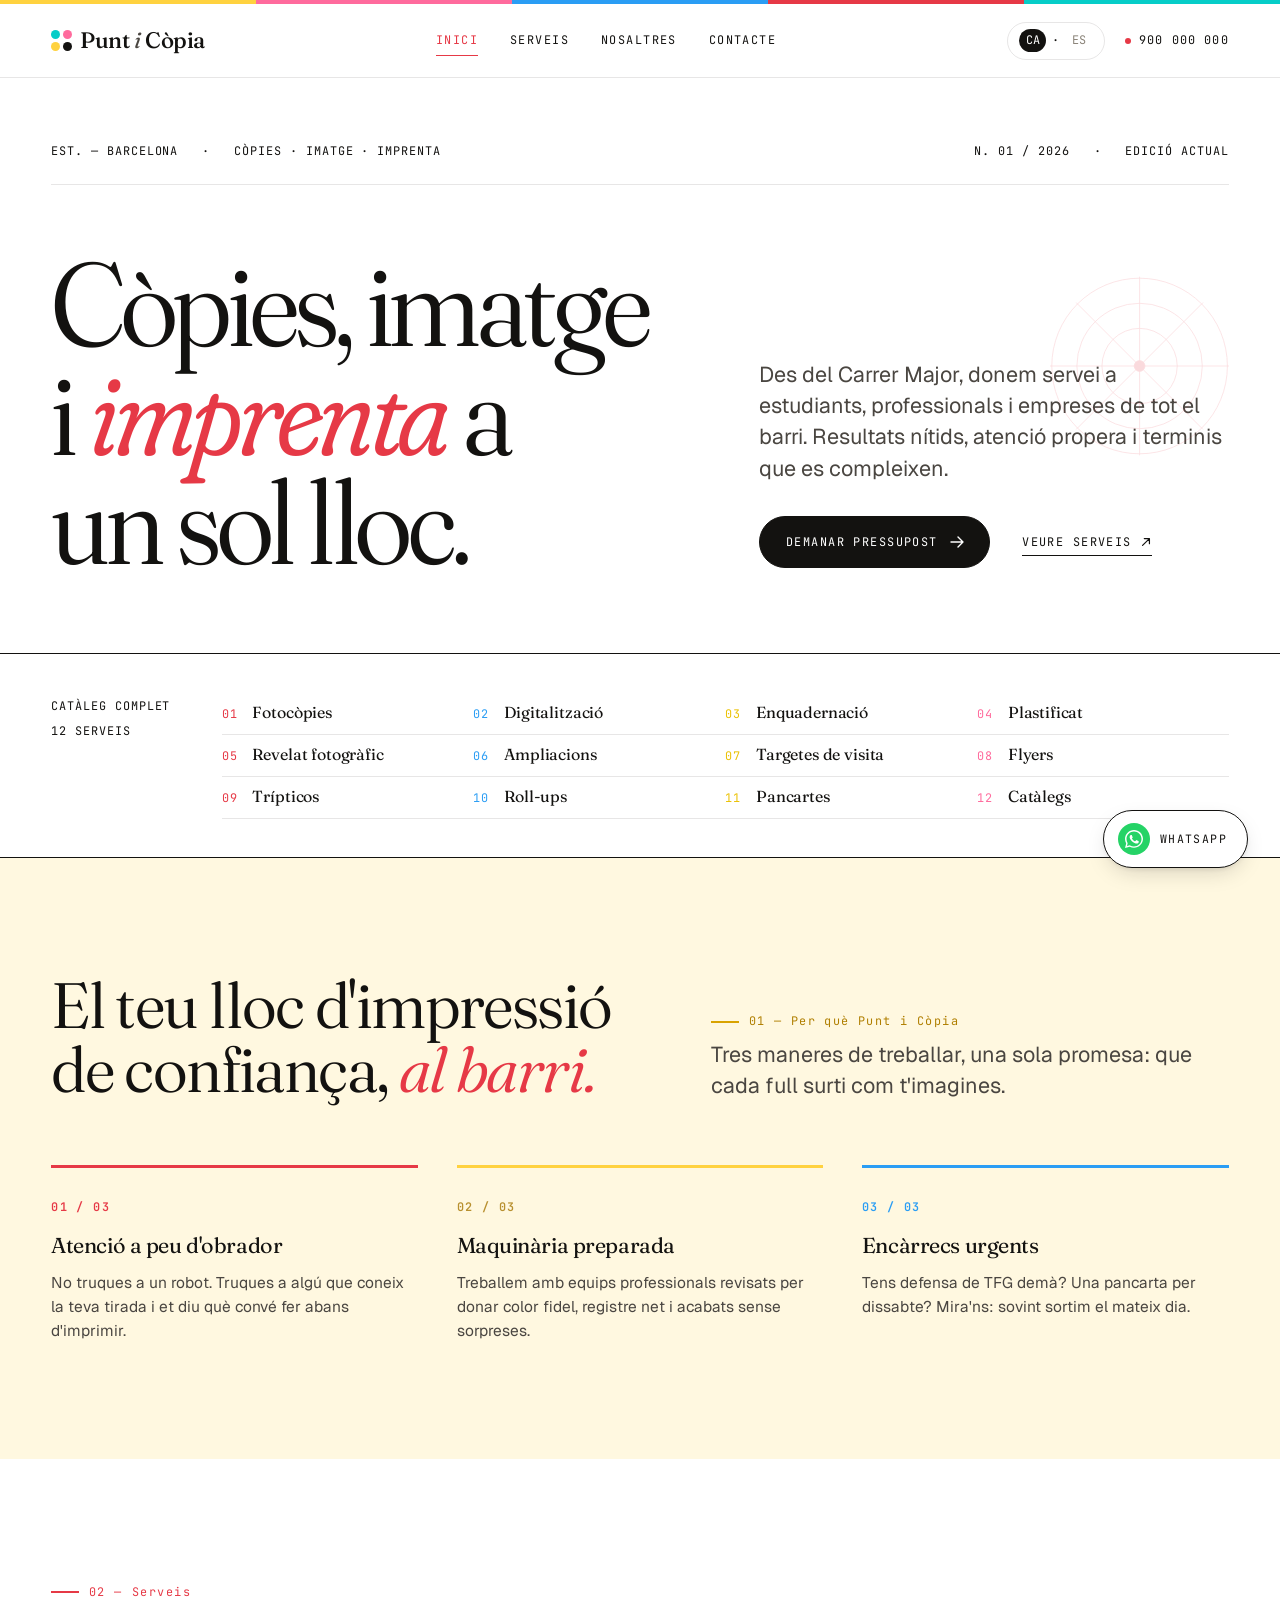
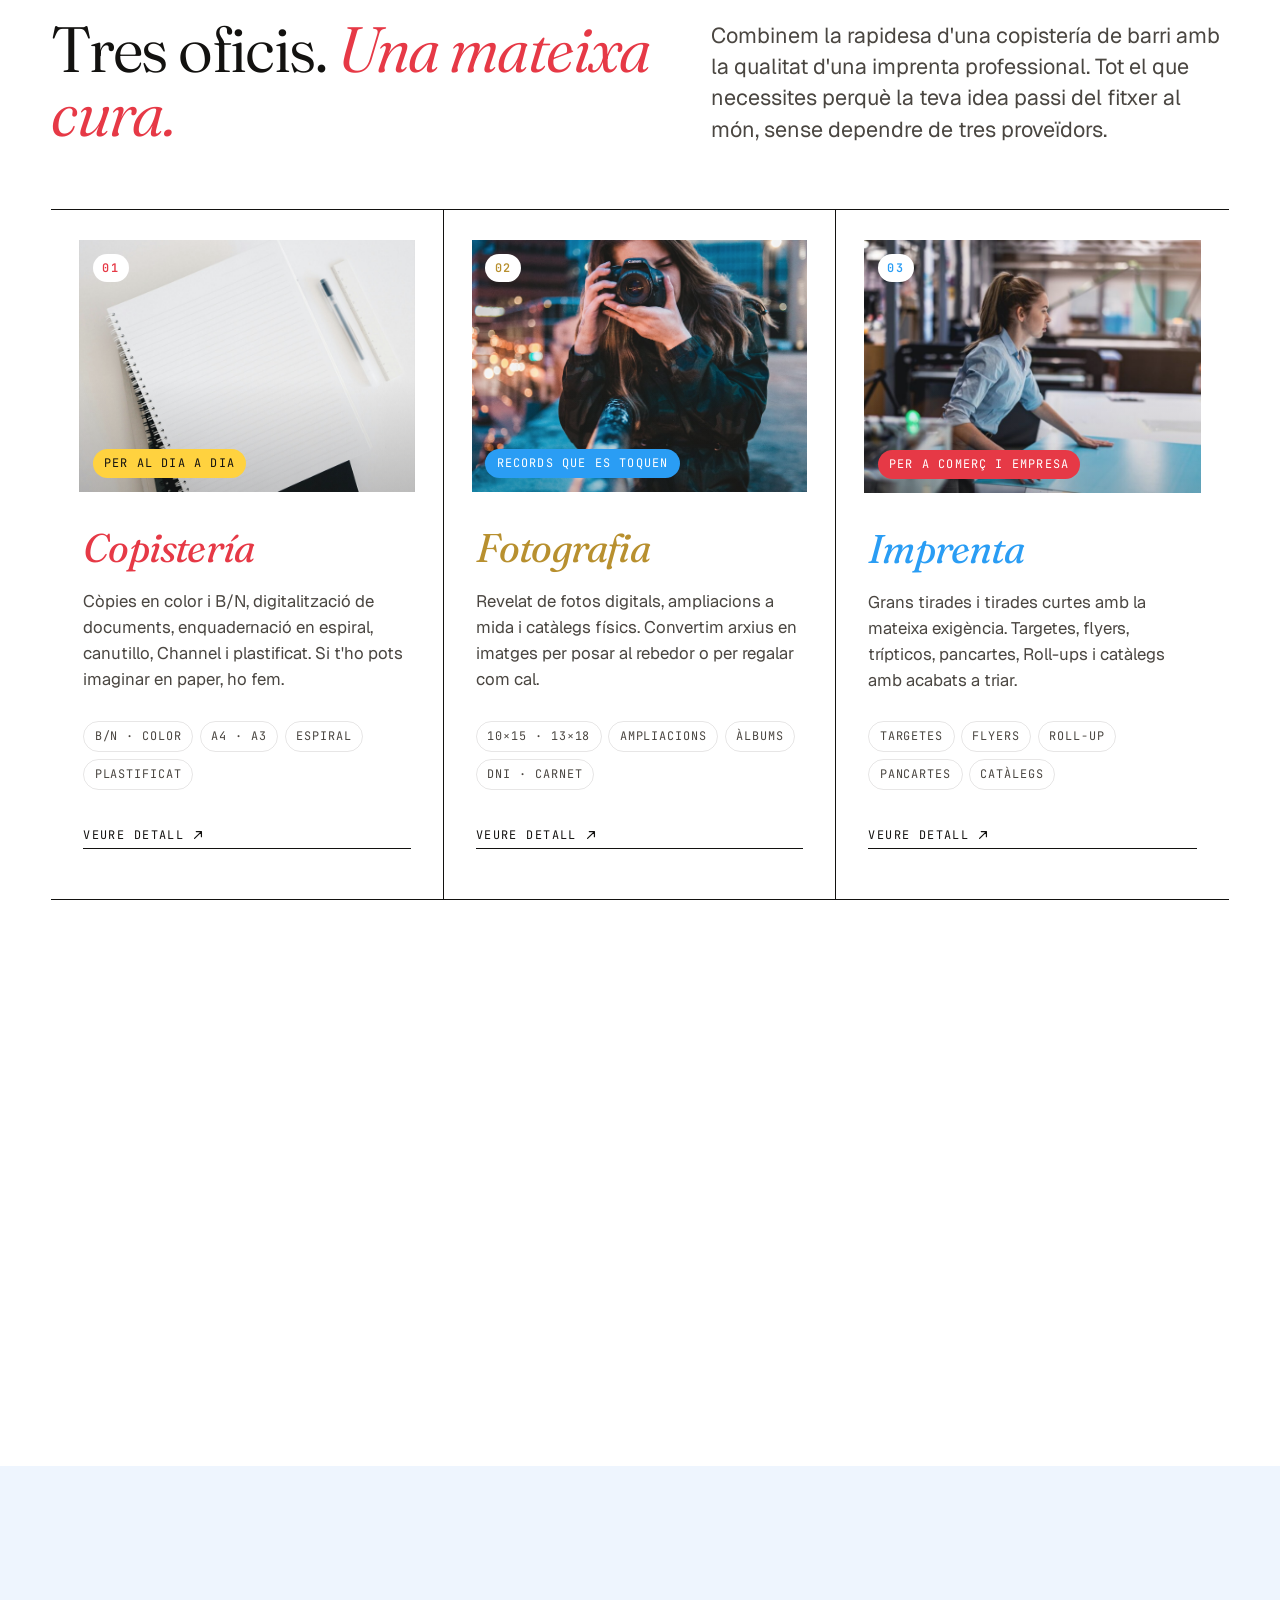
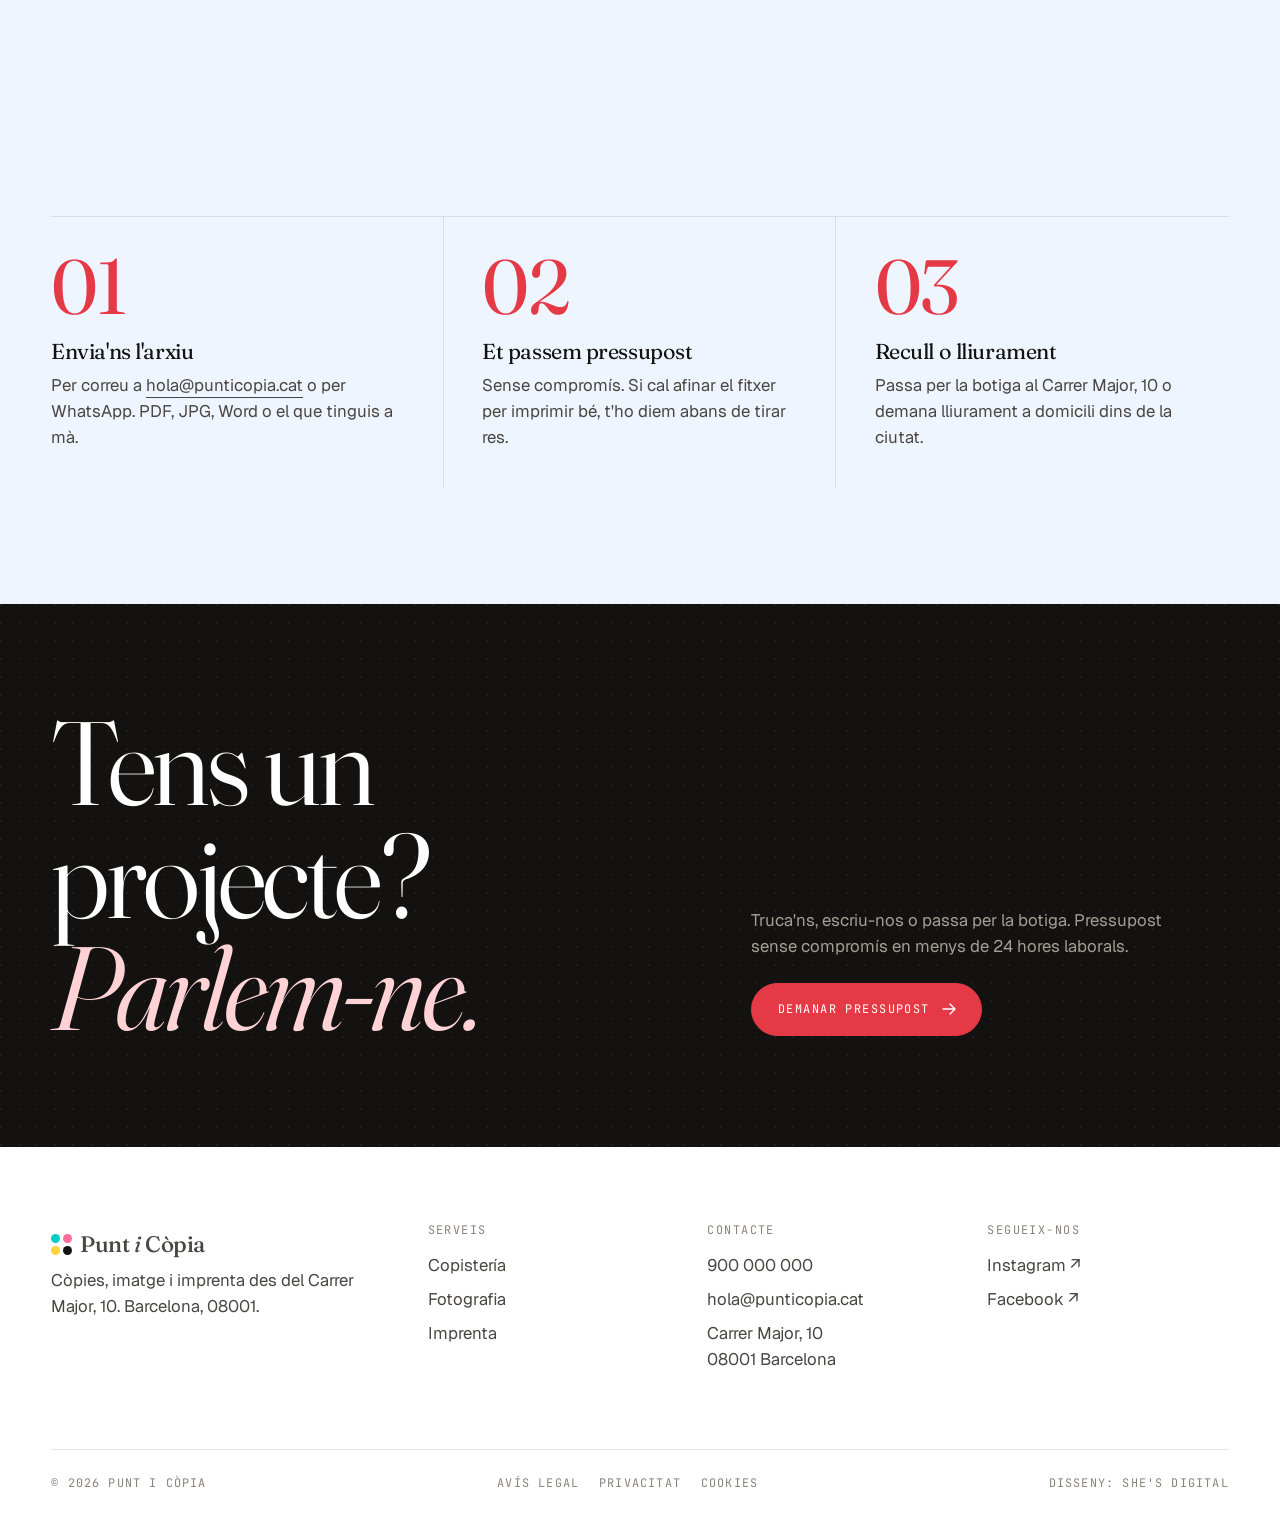
<file: index.html>
<!doctype html>
<html lang="ca" data-lang="ca">
<head>
    <meta charset="utf-8">
    <meta name="viewport" content="width=device-width, initial-scale=1">
    <meta name="theme-color" content="#FFFFFF">
    <title data-ca="Punt i Còpia — Còpies, imatge i imprenta a Barcelona" data-es="Punt i Còpia — Copias, imagen e imprenta en Barcelona">Punt i Còpia — Còpies, imatge i imprenta a Barcelona</title>
    <meta name="description" content="Copistería, fotografía e imprenta a Barcelona. Atenció personalitzada, qualitat d'impressió i lliuraments puntuals per a estudiants, professionals i empreses.">
    <link rel="preconnect" href="https://fonts.googleapis.com">
    <link rel="preconnect" href="https://fonts.gstatic.com" crossorigin>
    <link rel="stylesheet" href="assets/css/styles.css">
    <link rel="icon" type="image/png" sizes="32x32" href="assets/img/favicon-32.png">
    <link rel="icon" type="image/png" sizes="512x512" href="assets/img/favicon.png">
    <link rel="shortcut icon" href="assets/img/favicon.ico">
</head>
<body>
    <div class="paper-texture" aria-hidden="true"></div>

    <!-- ============== CMYK STRIP ============== -->
    <div class="cmyk-strip" aria-hidden="true">
        <span style="--c: var(--c-yellow)"></span>
        <span style="--c: var(--c-pink)"></span>
        <span style="--c: var(--c-blue)"></span>
        <span style="--c: var(--c-red)"></span>
        <span style="--c: var(--c-cyan)"></span>
    </div>

    <!-- ============== HEADER ============== -->
    <header class="site-header">
        <div class="container site-header__inner">
            <a href="index.html" class="brand" aria-label="Punt i Còpia">
                <span class="brand__dots" aria-hidden="true"><i></i><i></i><i></i><i></i></span><span class="brand__word"><strong>Punt</strong> <em>i</em> <strong>Còpia</strong></span>
            </a>

            <nav class="nav" data-nav aria-label="Principal">
                <a href="index.html" aria-current="page">
                    <span class="lang-ca">Inici</span><span class="lang-es">Inicio</span>
                </a>
                <a href="serveis.html">
                    <span class="lang-ca">Serveis</span><span class="lang-es">Servicios</span>
                </a>
                <a href="nosaltres.html">
                    <span class="lang-ca">Nosaltres</span><span class="lang-es">Nosotros</span>
                </a>
                <a href="contacte.html">
                    <span class="lang-ca">Contacte</span><span class="lang-es">Contacto</span>
                </a>
            </nav>

            <div class="header-utils">
                <div class="lang-toggle" role="group" aria-label="Idioma">
                    <button type="button" data-lang-switch="ca" aria-pressed="true">CA</button>
                    <span aria-hidden="true">·</span>
                    <button type="button" data-lang-switch="es" aria-pressed="false">ES</button>
                </div>
                <a class="header-phone" href="tel:+34900000000">
                    <span class="dot" aria-hidden="true"></span>900 000 000
                </a>
                <button class="nav-toggle" data-nav-toggle aria-expanded="false" aria-label="Menú">
                    <span></span><span></span><span></span>
                </button>
            </div>
        </div>
    </header>

    <main>
        <!-- ============== HERO ============== -->
        <section class="hero container">
            <div class="hero__meta" data-reveal>
                <div class="meta-left">
                    <span class="mono">Est. — Barcelona</span>
                    <span class="mono" aria-hidden="true">·</span>
                    <span class="mono">
                        <span class="lang-ca">Còpies · Imatge · Imprenta</span>
                        <span class="lang-es">Copias · Imagen · Imprenta</span>
                    </span>
                </div>
                <div class="meta-right">
                    <span class="mono">N. 01 / 2026</span>
                    <span class="mono" aria-hidden="true">·</span>
                    <span class="mono">
                        <span class="lang-ca">Edició actual</span>
                        <span class="lang-es">Edición actual</span>
                    </span>
                </div>
            </div>

            <div class="hero__grid">
                <h1 class="hero__title" data-reveal data-delay="1">
                    <span class="lang-ca">
                        <span class="line">Còpies, imatge</span>
                        <span class="line">i <em>imprenta</em> a</span>
                        <span class="line">un sol lloc.</span>
                    </span>
                    <span class="lang-es">
                        <span class="line">Copias, imagen</span>
                        <span class="line">e <em>imprenta</em> en</span>
                        <span class="line">un solo lugar.</span>
                    </span>
                </h1>

                <div class="hero__right" data-reveal data-delay="3">
                    <p class="hero__lead">
                        <span class="lang-ca">Des del Carrer Major, donem servei a estudiants, professionals i empreses de tot el barri. Resultats nítids, atenció propera i terminis que es compleixen.</span>
                        <span class="lang-es">Desde el Carrer Major, damos servicio a estudiantes, profesionales y empresas de todo el barrio. Resultados nítidos, atención cercana y plazos que se cumplen.</span>
                    </p>
                    <div class="hero__ctas">
                        <a href="contacte.html" class="btn">
                            <span class="lang-ca">Demanar pressupost</span>
                            <span class="lang-es">Pedir presupuesto</span>
                            <svg class="arrow" viewBox="0 0 14 14" fill="none" aria-hidden="true">
                                <path d="M1 7h12M8 2l5 5-5 5" stroke="currentColor" stroke-width="1.4" stroke-linecap="round" stroke-linejoin="round"/>
                            </svg>
                        </a>
                        <a href="serveis.html" class="btn-ghost">
                            <span class="lang-ca">Veure serveis</span>
                            <span class="lang-es">Ver servicios</span>
                            <svg class="arrow" viewBox="0 0 14 14" fill="none" aria-hidden="true" width="12" height="12">
                                <path d="M3 11L11 3M5 3h6v6" stroke="currentColor" stroke-width="1.4" stroke-linecap="round" stroke-linejoin="round"/>
                            </svg>
                        </a>
                    </div>
                </div>
            </div>

            <div class="hero__decor" aria-hidden="true">
                <svg viewBox="0 0 100 100" fill="none" stroke="currentColor" stroke-width="0.4">
                    <circle cx="50" cy="50" r="49"/>
                    <circle cx="50" cy="50" r="35"/>
                    <circle cx="50" cy="50" r="21"/>
                    <circle cx="50" cy="50" r="3" fill="currentColor"/>
                    <line x1="0" y1="50" x2="100" y2="50"/>
                    <line x1="50" y1="0" x2="50" y2="100"/>
                    <line x1="14.6" y1="14.6" x2="85.4" y2="85.4"/>
                    <line x1="85.4" y1="14.6" x2="14.6" y2="85.4"/>
                </svg>
            </div>
        </section>

        <!-- ============== CATÀLEG STRIP (static, editorial) ============== -->
        <section class="catalog-strip">
            <div class="container">
                <div class="catalog-strip__inner">
                    <div class="catalog-strip__label">
                        <span class="mono">
                            <span class="lang-ca">Catàleg complet</span>
                            <span class="lang-es">Catálogo completo</span>
                        </span>
                        <span class="mono catalog-strip__count">12 serveis</span>
                    </div>
                    <ul class="catalog-strip__grid">
                        <li><span class="catalog-strip__num">01</span><span class="catalog-strip__name">
                            <span class="lang-ca">Fotocòpies</span><span class="lang-es">Fotocopias</span>
                        </span></li>
                        <li><span class="catalog-strip__num">02</span><span class="catalog-strip__name">
                            <span class="lang-ca">Digitalització</span><span class="lang-es">Digitalización</span>
                        </span></li>
                        <li><span class="catalog-strip__num">03</span><span class="catalog-strip__name">
                            <span class="lang-ca">Enquadernació</span><span class="lang-es">Encuadernación</span>
                        </span></li>
                        <li><span class="catalog-strip__num">04</span><span class="catalog-strip__name">
                            <span class="lang-ca">Plastificat</span><span class="lang-es">Plastificado</span>
                        </span></li>
                        <li><span class="catalog-strip__num">05</span><span class="catalog-strip__name">
                            <span class="lang-ca">Revelat fotogràfic</span><span class="lang-es">Revelado foto</span>
                        </span></li>
                        <li><span class="catalog-strip__num">06</span><span class="catalog-strip__name">
                            <span class="lang-ca">Ampliacions</span><span class="lang-es">Ampliaciones</span>
                        </span></li>
                        <li><span class="catalog-strip__num">07</span><span class="catalog-strip__name">
                            <span class="lang-ca">Targetes de visita</span><span class="lang-es">Tarjetas de visita</span>
                        </span></li>
                        <li><span class="catalog-strip__num">08</span><span class="catalog-strip__name">Flyers</span></li>
                        <li><span class="catalog-strip__num">09</span><span class="catalog-strip__name">
                            <span class="lang-ca">Trípticos</span><span class="lang-es">Trípticos</span>
                        </span></li>
                        <li><span class="catalog-strip__num">10</span><span class="catalog-strip__name">Roll-ups</span></li>
                        <li><span class="catalog-strip__num">11</span><span class="catalog-strip__name">
                            <span class="lang-ca">Pancartes</span><span class="lang-es">Pancartas</span>
                        </span></li>
                        <li><span class="catalog-strip__num">12</span><span class="catalog-strip__name">
                            <span class="lang-ca">Catàlegs</span><span class="lang-es">Catálogos</span>
                        </span></li>
                    </ul>
                </div>
            </div>
        </section>

        <!-- ============== PILLARS ============== -->
        <section class="section container section--tint section--tint-yellow">
            <div class="section-head">
                <h2 class="section-head__title" data-reveal>
                    <span class="lang-ca">El teu lloc d'impressió de confiança, <em>al barri.</em></span>
                    <span class="lang-es">Tu lugar de impresión de confianza, <em>en el barrio.</em></span>
                </h2>
                <div class="section-head__meta" data-reveal data-delay="1">
                    <span class="section-num is-yellow">01 — Per què Punt i Còpia</span>
                    <p class="lead">
                        <span class="lang-ca">Tres maneres de treballar, una sola promesa: que cada full surti com t'imagines.</span>
                        <span class="lang-es">Tres formas de trabajar, una sola promesa: que cada hoja salga como te la imaginas.</span>
                    </p>
                </div>
            </div>

            <div class="pillars">
                <article class="pillar" data-reveal data-delay="1">
                    <span class="pillar__num">01 / 03</span>
                    <h3 class="pillar__title">
                        <span class="lang-ca">Atenció a peu d'obrador</span>
                        <span class="lang-es">Atención a pie de taller</span>
                    </h3>
                    <p class="pillar__body">
                        <span class="lang-ca">No truques a un robot. Truques a algú que coneix la teva tirada i et diu què convé fer abans d'imprimir.</span>
                        <span class="lang-es">No llamas a un robot. Llamas a alguien que conoce tu tirada y te dice qué conviene hacer antes de imprimir.</span>
                    </p>
                </article>

                <article class="pillar" data-reveal data-delay="2">
                    <span class="pillar__num">02 / 03</span>
                    <h3 class="pillar__title">
                        <span class="lang-ca">Maquinària preparada</span>
                        <span class="lang-es">Maquinaria preparada</span>
                    </h3>
                    <p class="pillar__body">
                        <span class="lang-ca">Treballem amb equips professionals revisats per donar color fidel, registre net i acabats sense sorpreses.</span>
                        <span class="lang-es">Trabajamos con equipos profesionales revisados para dar color fiel, registro limpio y acabados sin sorpresas.</span>
                    </p>
                </article>

                <article class="pillar" data-reveal data-delay="3">
                    <span class="pillar__num">03 / 03</span>
                    <h3 class="pillar__title">
                        <span class="lang-ca">Encàrrecs urgents</span>
                        <span class="lang-es">Encargos urgentes</span>
                    </h3>
                    <p class="pillar__body">
                        <span class="lang-ca">Tens defensa de TFG demà? Una pancarta per dissabte? Mira'ns: sovint sortim el mateix dia.</span>
                        <span class="lang-es">¿Defensa de TFG mañana? ¿Una pancarta para el sábado? Míranos: a menudo salimos el mismo día.</span>
                    </p>
                </article>
            </div>
        </section>

        <!-- ============== SERVICES PREVIEW ============== -->
        <section class="section container has-accent-bar" id="serveis-preview">
            <div class="section-head">
                <div data-reveal>
                    <span class="section-num is-red">02 — <span class="lang-ca">Serveis</span><span class="lang-es">Servicios</span></span>
                    <h2 class="section-head__title" style="margin-top:1rem">
                        <span class="lang-ca">Tres oficis. <em>Una mateixa cura.</em></span>
                        <span class="lang-es">Tres oficios. <em>Un mismo cuidado.</em></span>
                    </h2>
                </div>
                <div data-reveal data-delay="1">
                    <p class="lead">
                        <span class="lang-ca">Combinem la rapidesa d'una copistería de barri amb la qualitat d'una imprenta professional. Tot el que necessites perquè la teva idea passi del fitxer al món, sense dependre de tres proveïdors.</span>
                        <span class="lang-es">Combinamos la rapidez de una copistería de barrio con la calidad de una imprenta profesional. Todo lo que necesitas para que tu idea pase del archivo al mundo, sin depender de tres proveedores.</span>
                    </p>
                </div>
            </div>

            <div class="services">
                <article class="service service--copies" data-reveal data-delay="1">
                    <figure class="service__media">
                        <img src="assets/img/service-copisteria.jpg" alt="Llibretes enquadernades, espirals i fulls" loading="lazy">
                        <span class="service__num">01</span>
                        <span class="service__tag">
                            <span class="lang-ca">Per al dia a dia</span>
                            <span class="lang-es">Para el día a día</span>
                        </span>
                    </figure>
                    <h3 class="service__title">
                        <span class="lang-ca"><em>Copistería</em></span>
                        <span class="lang-es"><em>Copistería</em></span>
                    </h3>
                    <p class="service__body">
                        <span class="lang-ca">Còpies en color i B/N, digitalització de documents, enquadernació en espiral, canutillo, Channel i plastificat. Si t'ho pots imaginar en paper, ho fem.</span>
                        <span class="lang-es">Copias en color y B/N, digitalización de documentos, encuadernación en espiral, canutillo, Channel y plastificado. Si te lo puedes imaginar en papel, lo hacemos.</span>
                    </p>
                    <ul class="service__list" aria-label="Sub-services">
                        <li>B/N · Color</li>
                        <li>A4 · A3</li>
                        <li>
                            <span class="lang-ca">Espiral</span>
                            <span class="lang-es">Espiral</span>
                        </li>
                        <li>
                            <span class="lang-ca">Plastificat</span>
                            <span class="lang-es">Plastificado</span>
                        </li>
                    </ul>
                    <a href="serveis.html#copisteria" class="btn-ghost service__link">
                        <span class="lang-ca">Veure detall</span>
                        <span class="lang-es">Ver detalle</span>
                        <svg class="arrow" viewBox="0 0 14 14" fill="none" aria-hidden="true" width="12" height="12"><path d="M3 11L11 3M5 3h6v6" stroke="currentColor" stroke-width="1.4" stroke-linecap="round" stroke-linejoin="round"/></svg>
                    </a>
                </article>

                <article class="service service--photo" data-reveal data-delay="2">
                    <figure class="service__media">
                        <img src="assets/img/service-fotografia.jpg" alt="Fotografia urbana amb càmera digital" loading="lazy">
                        <span class="service__num">02</span>
                        <span class="service__tag">
                            <span class="lang-ca">Records que es toquen</span>
                            <span class="lang-es">Recuerdos que se tocan</span>
                        </span>
                    </figure>
                    <h3 class="service__title">
                        <span class="lang-ca"><em>Fotografia</em></span>
                        <span class="lang-es"><em>Fotografía</em></span>
                    </h3>
                    <p class="service__body">
                        <span class="lang-ca">Revelat de fotos digitals, ampliacions a mida i catàlegs físics. Convertim arxius en imatges per posar al rebedor o per regalar com cal.</span>
                        <span class="lang-es">Revelado de fotos digitales, ampliaciones a medida y catálogos físicos. Convertimos archivos en imágenes para colgar en casa o regalar como toca.</span>
                    </p>
                    <ul class="service__list" aria-label="Sub-services">
                        <li>10×15 · 13×18</li>
                        <li>
                            <span class="lang-ca">Ampliacions</span>
                            <span class="lang-es">Ampliaciones</span>
                        </li>
                        <li>
                            <span class="lang-ca">Àlbums</span>
                            <span class="lang-es">Álbumes</span>
                        </li>
                        <li>
                            <span class="lang-ca">DNI · Carnet</span>
                            <span class="lang-es">DNI · Carnet</span>
                        </li>
                    </ul>
                    <a href="serveis.html#fotografia" class="btn-ghost service__link">
                        <span class="lang-ca">Veure detall</span>
                        <span class="lang-es">Ver detalle</span>
                        <svg class="arrow" viewBox="0 0 14 14" fill="none" aria-hidden="true" width="12" height="12"><path d="M3 11L11 3M5 3h6v6" stroke="currentColor" stroke-width="1.4" stroke-linecap="round" stroke-linejoin="round"/></svg>
                    </a>
                </article>

                <article class="service service--press" data-reveal data-delay="3">
                    <figure class="service__media">
                        <img src="assets/img/service-imprenta.jpg" alt="Imprenta professional treballant grans tirades" loading="lazy">
                        <span class="service__num">03</span>
                        <span class="service__tag">
                            <span class="lang-ca">Per a comerç i empresa</span>
                            <span class="lang-es">Para comercio y empresa</span>
                        </span>
                    </figure>
                    <h3 class="service__title">
                        <span class="lang-ca"><em>Imprenta</em></span>
                        <span class="lang-es"><em>Imprenta</em></span>
                    </h3>
                    <p class="service__body">
                        <span class="lang-ca">Grans tirades i tirades curtes amb la mateixa exigència. Targetes, flyers, trípticos, pancartes, Roll-ups i catàlegs amb acabats a triar.</span>
                        <span class="lang-es">Grandes tiradas y tiradas cortas con la misma exigencia. Tarjetas, flyers, trípticos, pancartas, Roll-ups y catálogos con acabados a elegir.</span>
                    </p>
                    <ul class="service__list" aria-label="Sub-services">
                        <li>
                            <span class="lang-ca">Targetes</span>
                            <span class="lang-es">Tarjetas</span>
                        </li>
                        <li>Flyers</li>
                        <li>Roll-up</li>
                        <li>
                            <span class="lang-ca">Pancartes</span>
                            <span class="lang-es">Pancartas</span>
                        </li>
                        <li>
                            <span class="lang-ca">Catàlegs</span>
                            <span class="lang-es">Catálogos</span>
                        </li>
                    </ul>
                    <a href="serveis.html#imprenta" class="btn-ghost service__link">
                        <span class="lang-ca">Veure detall</span>
                        <span class="lang-es">Ver detalle</span>
                        <svg class="arrow" viewBox="0 0 14 14" fill="none" aria-hidden="true" width="12" height="12"><path d="M3 11L11 3M5 3h6v6" stroke="currentColor" stroke-width="1.4" stroke-linecap="round" stroke-linejoin="round"/></svg>
                    </a>
                </article>
            </div>
        </section>

        <!-- ============== PULL QUOTE ============== -->
        <section class="section container" style="padding-block: 0;">
            <div class="pullquote" data-reveal>
                <div class="pullquote__mark" aria-hidden="true">“</div>
                <p class="pullquote__text">
                    <span class="lang-ca">Cada full que surt d'aquí porta el nostre nom.</span>
                    <span class="lang-es">Cada hoja que sale de aquí lleva nuestro nombre.</span>
                </p>
                <p class="pullquote__attr mono">— Punt i Còpia, Barcelona</p>
            </div>
        </section>

        <!-- ============== STEPS / HOW TO ORDER ============== -->
        <section class="section container section--tint section--tint-blue">
            <div class="section-head">
                <div data-reveal>
                    <span class="section-num is-blue">03 — <span class="lang-ca">Com encarregar</span><span class="lang-es">Cómo encargar</span></span>
                    <h2 class="section-head__title" style="margin-top:1rem">
                        <span class="lang-ca">Tres maneres. <em>Sense fricció.</em></span>
                        <span class="lang-es">Tres formas. <em>Sin fricción.</em></span>
                    </h2>
                </div>
                <div data-reveal data-delay="1">
                    <p class="lead">
                        <span class="lang-ca">Tria com vols que t'atenguem. T'ajudem a decidir el paper, l'acabat i el termini abans de cobrar res.</span>
                        <span class="lang-es">Elige cómo quieres que te atendamos. Te ayudamos a decidir el papel, el acabado y el plazo antes de cobrar nada.</span>
                    </p>
                </div>
            </div>

            <div class="steps">
                <article class="step" data-reveal data-delay="1">
                    <div class="step__num">01</div>
                    <h3 class="step__title">
                        <span class="lang-ca">Envia'ns l'arxiu</span>
                        <span class="lang-es">Envíanos el archivo</span>
                    </h3>
                    <p class="step__body">
                        <span class="lang-ca">Per correu a <a href="mailto:hola@punticopia.cat" class="link">hola@punticopia.cat</a> o per WhatsApp. PDF, JPG, Word o el que tinguis a mà.</span>
                        <span class="lang-es">Por correo a <a href="mailto:hola@punticopia.cat" class="link">hola@punticopia.cat</a> o por WhatsApp. PDF, JPG, Word o lo que tengas a mano.</span>
                    </p>
                </article>
                <article class="step" data-reveal data-delay="2">
                    <div class="step__num">02</div>
                    <h3 class="step__title">
                        <span class="lang-ca">Et passem pressupost</span>
                        <span class="lang-es">Te pasamos presupuesto</span>
                    </h3>
                    <p class="step__body">
                        <span class="lang-ca">Sense compromís. Si cal afinar el fitxer per imprimir bé, t'ho diem abans de tirar res.</span>
                        <span class="lang-es">Sin compromiso. Si hay que afinar el archivo para imprimir bien, te lo decimos antes de tirar nada.</span>
                    </p>
                </article>
                <article class="step" data-reveal data-delay="3">
                    <div class="step__num">03</div>
                    <h3 class="step__title">
                        <span class="lang-ca">Recull o lliurament</span>
                        <span class="lang-es">Recoges o llevamos</span>
                    </h3>
                    <p class="step__body">
                        <span class="lang-ca">Passa per la botiga al Carrer Major, 10 o demana lliurament a domicili dins de la ciutat.</span>
                        <span class="lang-es">Pásate por la tienda en el Carrer Major, 10 o pide entrega a domicilio dentro de la ciudad.</span>
                    </p>
                </article>
            </div>
        </section>

        <!-- ============== CTA BANNER ============== -->
        <section class="cta-banner">
            <div class="container cta-banner__grid">
                <h2 class="cta-banner__title" data-reveal>
                    <span class="lang-ca">Tens un projecte? <em>Parlem-ne.</em></span>
                    <span class="lang-es">¿Tienes un proyecto? <em>Hablémoslo.</em></span>
                </h2>
                <div class="cta-banner__right" data-reveal data-delay="1">
                    <p>
                        <span class="lang-ca">Truca'ns, escriu-nos o passa per la botiga. Pressupost sense compromís en menys de 24 hores laborals.</span>
                        <span class="lang-es">Llámanos, escríbenos o pásate por la tienda. Presupuesto sin compromiso en menos de 24 horas laborables.</span>
                    </p>
                    <div>
                        <a href="contacte.html" class="btn">
                            <span class="lang-ca">Demanar pressupost</span>
                            <span class="lang-es">Pedir presupuesto</span>
                            <svg class="arrow" viewBox="0 0 14 14" fill="none" aria-hidden="true"><path d="M1 7h12M8 2l5 5-5 5" stroke="currentColor" stroke-width="1.4" stroke-linecap="round" stroke-linejoin="round"/></svg>
                        </a>
                    </div>
                </div>
            </div>
        </section>
    </main>

    <!-- ============== FOOTER ============== -->
    <footer class="site-footer">
        <div class="container">
            <div class="footer-grid">
                <div class="footer-col footer-brand">
                    <a href="index.html" class="brand" aria-label="Punt i Còpia">
                        <span class="brand__dots" aria-hidden="true"><i></i><i></i><i></i><i></i></span><span class="brand__word"><strong>Punt</strong> <em>i</em> <strong>Còpia</strong></span>
                    </a>
                    <p>
                        <span class="lang-ca">Còpies, imatge i imprenta des del Carrer Major, 10. Barcelona, 08001.</span>
                        <span class="lang-es">Copias, imagen e imprenta desde el Carrer Major, 10. Barcelona, 08001.</span>
                    </p>
                </div>

                <div class="footer-col">
                    <h6><span class="lang-ca">Serveis</span><span class="lang-es">Servicios</span></h6>
                    <ul>
                        <li><a href="serveis.html#copisteria"><span class="lang-ca">Copistería</span><span class="lang-es">Copistería</span></a></li>
                        <li><a href="serveis.html#fotografia"><span class="lang-ca">Fotografia</span><span class="lang-es">Fotografía</span></a></li>
                        <li><a href="serveis.html#imprenta"><span class="lang-ca">Imprenta</span><span class="lang-es">Imprenta</span></a></li>
                    </ul>
                </div>

                <div class="footer-col">
                    <h6><span class="lang-ca">Contacte</span><span class="lang-es">Contacto</span></h6>
                    <ul>
                        <li><a href="tel:+34900000000">900 000 000</a></li>
                        <li><a href="mailto:hola@punticopia.cat">hola@punticopia.cat</a></li>
                        <li><address class="footer-address">Carrer Major, 10<br>08001 Barcelona</address></li>
                    </ul>
                </div>

                <div class="footer-col">
                    <h6><span class="lang-ca">Segueix-nos</span><span class="lang-es">Síguenos</span></h6>
                    <ul>
                        <li><a href="#">Instagram ↗</a></li>
                        <li><a href="#">Facebook ↗</a></li>
                    </ul>
                </div>
            </div>

            <div class="footer-meta">
                <span>© 2026 Punt i Còpia</span>
                <ul>
                    <li><a href="#"><span class="lang-ca">Avís legal</span><span class="lang-es">Aviso legal</span></a></li>
                    <li><a href="#"><span class="lang-ca">Privacitat</span><span class="lang-es">Privacidad</span></a></li>
                    <li><a href="#">Cookies</a></li>
                </ul>
                <span>
                    <span class="lang-ca">Disseny: She's Digital</span>
                    <span class="lang-es">Diseño: She's Digital</span>
                </span>
            </div>
        </div>
    </footer>

    <!-- WhatsApp floating button -->
    <a class="wa-fab lang-ca" href="https://wa.me/34900000000?text=Hola%2C%20m%27agradaria%20demanar%20pressupost%20a%20Punt%20i%20C%C3%B2pia." target="_blank" rel="noopener" aria-label="Escriu-nos per WhatsApp">
        <span class="wa-fab__icon" aria-hidden="true">
            <svg viewBox="0 0 24 24"><path d="M17.5 14.4c-.3-.1-1.7-.8-2-.9-.3-.1-.5-.1-.7.2-.2.3-.7.9-.9 1.1-.2.2-.3.2-.6.1-.3-.1-1.2-.5-2.3-1.4-.9-.8-1.4-1.7-1.6-2-.2-.3 0-.5.1-.6.1-.1.3-.3.4-.5.1-.2.2-.3.3-.5.1-.2 0-.4 0-.5 0-.1-.7-1.6-.9-2.2-.2-.6-.5-.5-.7-.5h-.6c-.2 0-.5.1-.8.4-.3.3-1 1-1 2.5s1.1 2.9 1.2 3.1c.1.2 2.1 3.3 5.2 4.5.7.3 1.3.5 1.7.7.7.2 1.4.2 1.9.1.6-.1 1.7-.7 2-1.4.2-.7.2-1.2.2-1.4-.1-.1-.3-.2-.6-.3zM12 0C5.4 0 0 5.4 0 12c0 2.1.6 4.1 1.6 5.9L0 24l6.3-1.7c1.7.9 3.7 1.5 5.7 1.5 6.6 0 12-5.4 12-12S18.6 0 12 0zm0 22c-1.9 0-3.7-.5-5.2-1.4l-.4-.2-3.8 1 1-3.7-.2-.4C2.5 15.7 2 13.9 2 12 2 6.5 6.5 2 12 2s10 4.5 10 10-4.5 10-10 10z"/></svg>
        </span>
        <span class="wa-fab__label">WhatsApp</span>
    </a>
    <a class="wa-fab lang-es" href="https://wa.me/34900000000?text=Hola%2C%20me%20gustar%C3%ADa%20pedir%20presupuesto%20a%20Punt%20i%20C%C3%B2pia." target="_blank" rel="noopener" aria-label="Escríbenos por WhatsApp">
        <span class="wa-fab__icon" aria-hidden="true">
            <svg viewBox="0 0 24 24"><path d="M17.5 14.4c-.3-.1-1.7-.8-2-.9-.3-.1-.5-.1-.7.2-.2.3-.7.9-.9 1.1-.2.2-.3.2-.6.1-.3-.1-1.2-.5-2.3-1.4-.9-.8-1.4-1.7-1.6-2-.2-.3 0-.5.1-.6.1-.1.3-.3.4-.5.1-.2.2-.3.3-.5.1-.2 0-.4 0-.5 0-.1-.7-1.6-.9-2.2-.2-.6-.5-.5-.7-.5h-.6c-.2 0-.5.1-.8.4-.3.3-1 1-1 2.5s1.1 2.9 1.2 3.1c.1.2 2.1 3.3 5.2 4.5.7.3 1.3.5 1.7.7.7.2 1.4.2 1.9.1.6-.1 1.7-.7 2-1.4.2-.7.2-1.2.2-1.4-.1-.1-.3-.2-.6-.3zM12 0C5.4 0 0 5.4 0 12c0 2.1.6 4.1 1.6 5.9L0 24l6.3-1.7c1.7.9 3.7 1.5 5.7 1.5 6.6 0 12-5.4 12-12S18.6 0 12 0zm0 22c-1.9 0-3.7-.5-5.2-1.4l-.4-.2-3.8 1 1-3.7-.2-.4C2.5 15.7 2 13.9 2 12 2 6.5 6.5 2 12 2s10 4.5 10 10-4.5 10-10 10z"/></svg>
        </span>
        <span class="wa-fab__label">WhatsApp</span>
    </a>

    <script src="assets/js/main.js?v=2"></script>
</body>
</html>
</file>
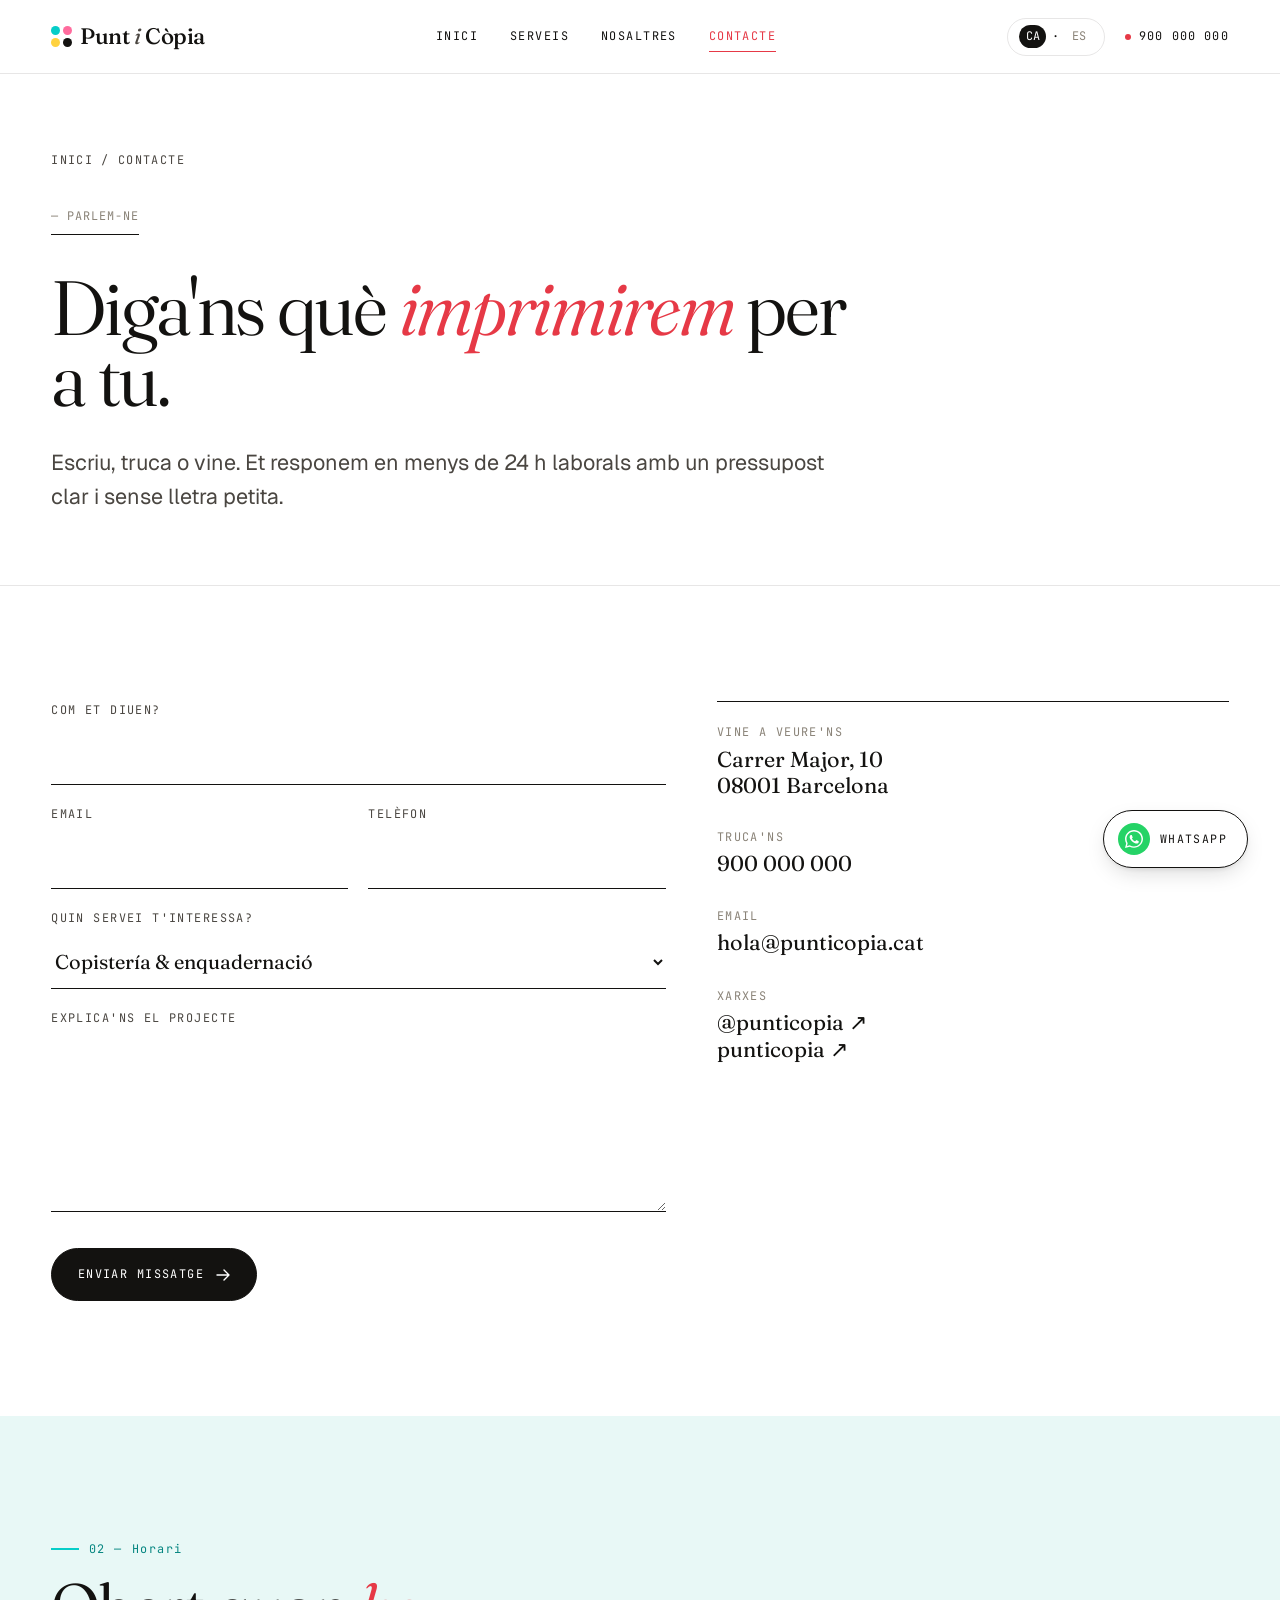
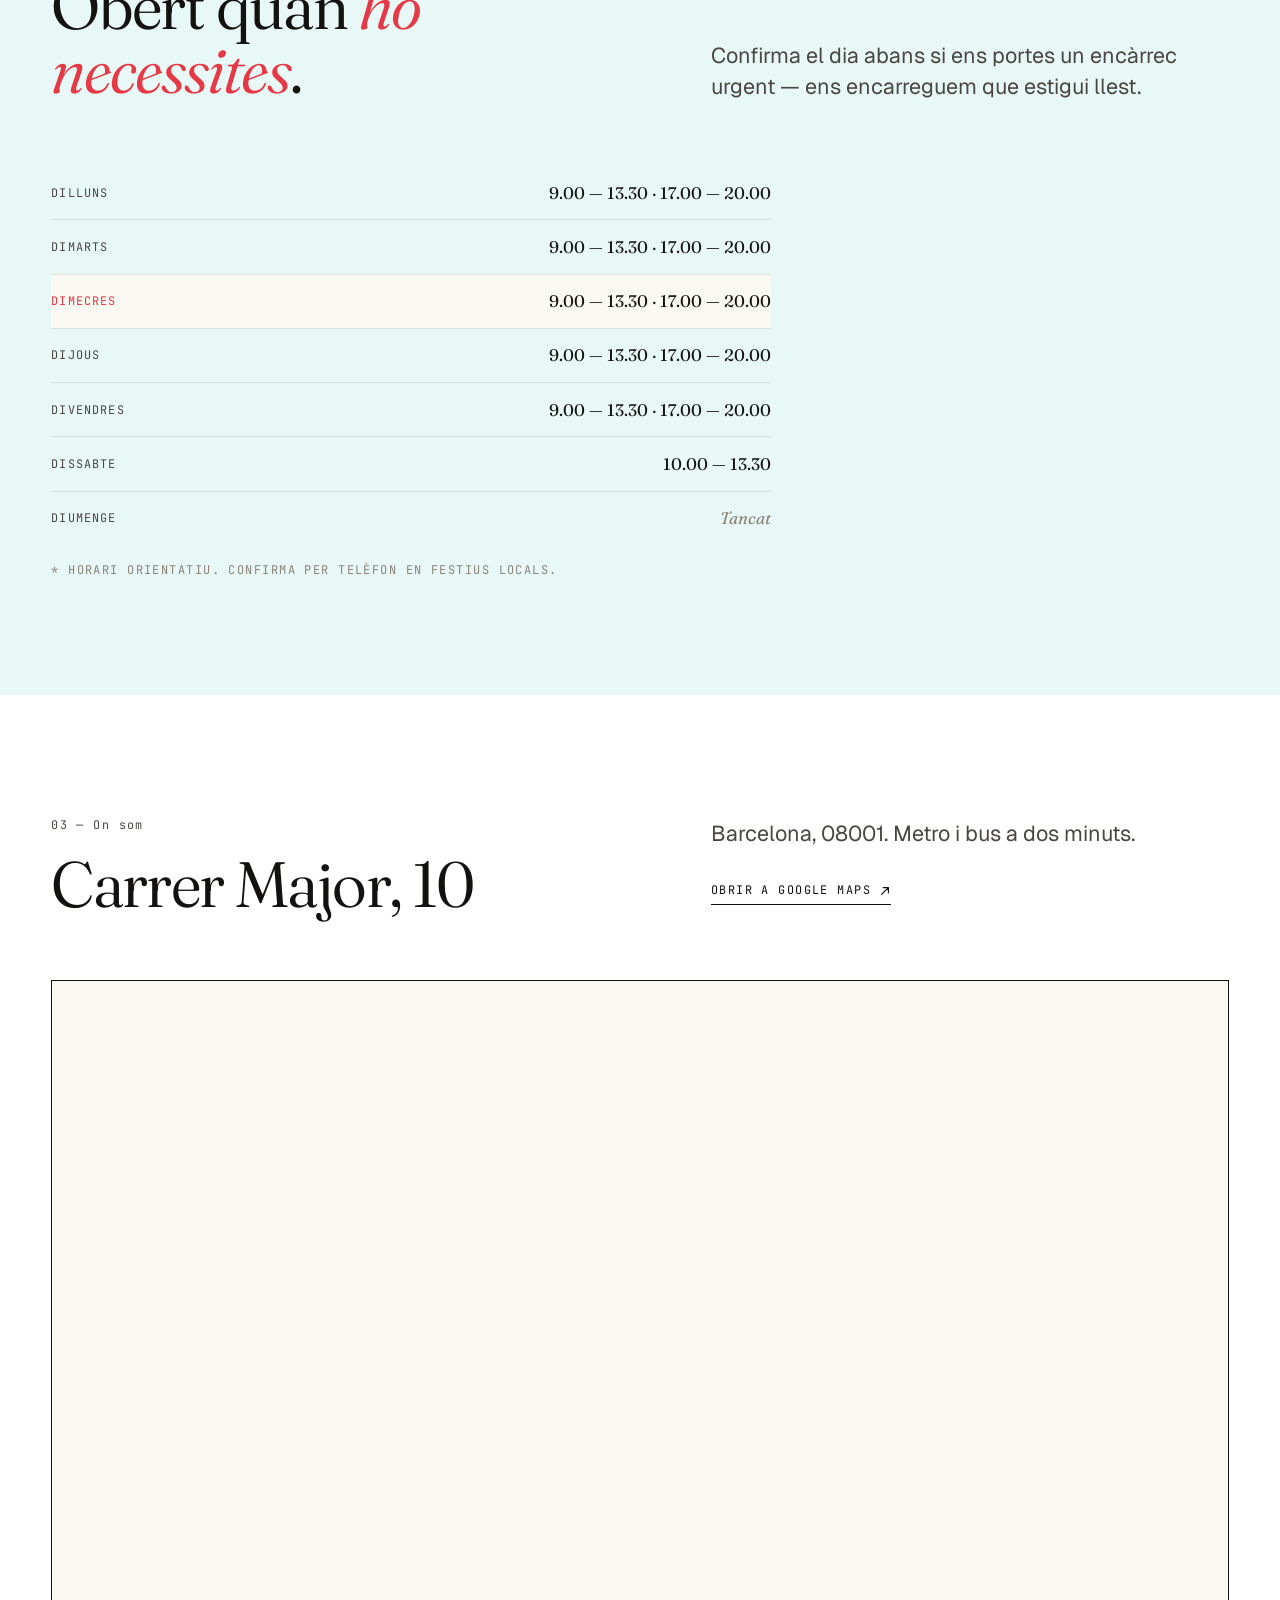
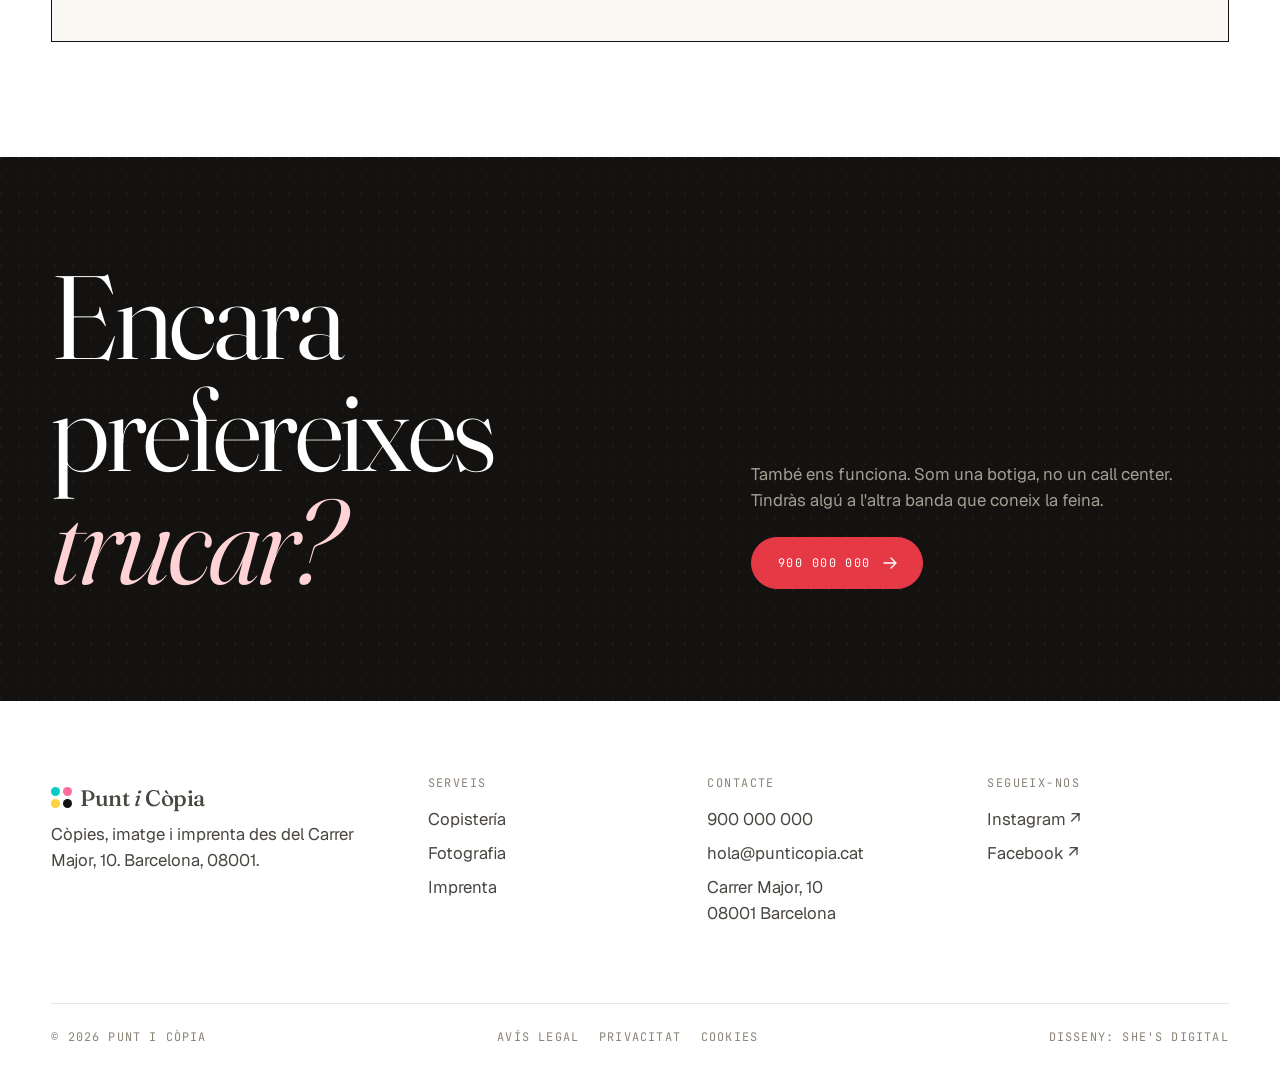
<file: contacte.html>
<!doctype html>
<html lang="ca" data-lang="ca">
<head>
    <meta charset="utf-8">
    <meta name="viewport" content="width=device-width, initial-scale=1">
    <meta name="theme-color" content="#FFFFFF">
    <title data-ca="Contacte — Punt i Còpia · Barcelona" data-es="Contacto — Punt i Còpia · Barcelona">Contacte — Punt i Còpia · Barcelona</title>
    <meta name="description" content="Contacte amb Punt i Còpia: telèfon, correu, adreça, horari i mapa. Pressupost sense compromís a Barcelona.">
    <link rel="preconnect" href="https://fonts.googleapis.com">
    <link rel="preconnect" href="https://fonts.gstatic.com" crossorigin>
    <link rel="stylesheet" href="assets/css/styles.css">
    <link rel="icon" type="image/png" sizes="32x32" href="assets/img/favicon-32.png">
    <link rel="icon" type="image/png" sizes="512x512" href="assets/img/favicon.png">
    <link rel="shortcut icon" href="assets/img/favicon.ico">
</head>
<body>
    <div class="paper-texture" aria-hidden="true"></div>

    <header class="site-header">
        <div class="container site-header__inner">
            <a href="index.html" class="brand" aria-label="Punt i Còpia">
                <span class="brand__dots" aria-hidden="true"><i></i><i></i><i></i><i></i></span><span class="brand__word"><strong>Punt</strong> <em>i</em> <strong>Còpia</strong></span>
            </a>
            <nav class="nav" data-nav aria-label="Principal">
                <a href="index.html"><span class="lang-ca">Inici</span><span class="lang-es">Inicio</span></a>
                <a href="serveis.html"><span class="lang-ca">Serveis</span><span class="lang-es">Servicios</span></a>
                <a href="nosaltres.html"><span class="lang-ca">Nosaltres</span><span class="lang-es">Nosotros</span></a>
                <a href="contacte.html" aria-current="page"><span class="lang-ca">Contacte</span><span class="lang-es">Contacto</span></a>
            </nav>
            <div class="header-utils">
                <div class="lang-toggle" role="group" aria-label="Idioma">
                    <button type="button" data-lang-switch="ca" aria-pressed="true">CA</button>
                    <span aria-hidden="true">·</span>
                    <button type="button" data-lang-switch="es" aria-pressed="false">ES</button>
                </div>
                <a class="header-phone" href="tel:+34900000000"><span class="dot" aria-hidden="true"></span>900 000 000</a>
                <button class="nav-toggle" data-nav-toggle aria-expanded="false" aria-label="Menú">
                    <span></span><span></span><span></span>
                </button>
            </div>
        </div>
    </header>

    <main>
        <!-- PAGE HERO -->
        <section class="page-hero page-hero--stacked container">
            <div class="page-hero__crumbs" data-reveal>
                <a href="index.html"><span class="lang-ca">Inici</span><span class="lang-es">Inicio</span></a>
                <span aria-hidden="true">/</span>
                <span><span class="lang-ca">Contacte</span><span class="lang-es">Contacto</span></span>
            </div>
            <span class="page-hero__kicker mono" data-reveal>
                <span class="lang-ca">— Parlem-ne</span>
                <span class="lang-es">— Hablemos</span>
            </span>
            <h1 class="page-hero__title" data-reveal data-delay="1">
                <span class="lang-ca">Diga'ns què <em>imprimirem</em> per a tu.</span>
                <span class="lang-es">Dinos qué <em>imprimiremos</em> para ti.</span>
            </h1>
            <p class="page-hero__intro" data-reveal data-delay="2">
                <span class="lang-ca">Escriu, truca o vine. Et responem en menys de 24 h laborals amb un pressupost clar i sense lletra petita.</span>
                <span class="lang-es">Escribe, llama o ven. Te respondemos en menos de 24 h laborables con un presupuesto claro y sin letra pequeña.</span>
            </p>
        </section>

        <!-- CONTACT GRID -->
        <section class="section container">
            <div class="contact-grid">
                <!-- FORM -->
                <form class="contact-form" data-contact-form data-reveal>
                    <div class="field">
                        <label for="name">
                            <span class="lang-ca">Com et diuen?</span>
                            <span class="lang-es">¿Cómo te llamas?</span>
                        </label>
                        <input id="name" type="text" name="name" required autocomplete="name">
                    </div>

                    <div class="field-row">
                        <div class="field">
                            <label for="email">Email</label>
                            <input id="email" type="email" name="email" required autocomplete="email">
                        </div>
                        <div class="field">
                            <label for="phone">
                                <span class="lang-ca">Telèfon</span>
                                <span class="lang-es">Teléfono</span>
                            </label>
                            <input id="phone" type="tel" name="phone" autocomplete="tel">
                        </div>
                    </div>

                    <div class="field">
                        <label for="service">
                            <span class="lang-ca">Quin servei t'interessa?</span>
                            <span class="lang-es">¿Qué servicio te interesa?</span>
                        </label>
                        <select id="service" name="service">
                            <option value="copisteria">
                                <span class="lang-ca">Copistería &amp; enquadernació</span>
                            </option>
                            <option value="fotografia">Fotografía</option>
                            <option value="imprenta">Imprenta</option>
                            <option value="altres">— Altres / Otros</option>
                        </select>
                    </div>

                    <div class="field">
                        <label for="message">
                            <span class="lang-ca">Explica'ns el projecte</span>
                            <span class="lang-es">Cuéntanos el proyecto</span>
                        </label>
                        <textarea id="message" name="message" rows="5" required></textarea>
                    </div>

                    <div style="margin-top: 1rem;">
                        <button type="submit" class="btn">
                            <span class="lang-ca">Enviar missatge</span>
                            <span class="lang-es">Enviar mensaje</span>
                            <svg class="arrow" viewBox="0 0 14 14" fill="none" aria-hidden="true"><path d="M1 7h12M8 2l5 5-5 5" stroke="currentColor" stroke-width="1.4" stroke-linecap="round" stroke-linejoin="round"/></svg>
                        </button>
                    </div>

                    <p class="mono" data-form-status hidden style="color: var(--accent-deep); margin-top: 1rem;"></p>
                </form>

                <!-- INFO -->
                <aside class="contact-info" data-reveal data-delay="1">
                    <div class="info-block">
                        <h6><span class="lang-ca">Vine a veure'ns</span><span class="lang-es">Ven a vernos</span></h6>
                        <p>Carrer Major, 10<br>08001 Barcelona</p>
                    </div>

                    <div class="info-block">
                        <h6><span class="lang-ca">Truca'ns</span><span class="lang-es">Llámanos</span></h6>
                        <a href="tel:+34900000000">900 000 000</a>
                    </div>

                    <div class="info-block">
                        <h6>Email</h6>
                        <a href="mailto:hola@punticopia.cat">hola@punticopia.cat</a>
                    </div>

                    <div class="info-block">
                        <h6><span class="lang-ca">Xarxes</span><span class="lang-es">Redes</span></h6>
                        <a href="#">@punticopia ↗</a><br>
                        <a href="#">punticopia ↗</a>
                    </div>
                </aside>
            </div>
        </section>

        <!-- HOURS -->
        <section class="section container section--tint section--tint-mint">
            <div class="section-head">
                <div data-reveal>
                    <span class="section-num is-mint">02 — <span class="lang-ca">Horari</span><span class="lang-es">Horario</span></span>
                    <h2 class="section-head__title" style="margin-top:1rem">
                        <span class="lang-ca">Obert quan <em>ho necessites</em>.</span>
                        <span class="lang-es">Abierto cuando <em>lo necesitas</em>.</span>
                    </h2>
                </div>
                <div data-reveal data-delay="1">
                    <p class="lead">
                        <span class="lang-ca">Confirma el dia abans si ens portes un encàrrec urgent — ens encarreguem que estigui llest.</span>
                        <span class="lang-es">Confirma el día antes si nos traes un encargo urgente — nos encargamos de que esté listo.</span>
                    </p>
                </div>
            </div>

            <div style="max-width: 720px;" data-reveal>
                <table class="hours-table">
                    <tbody>
                        <tr>
                            <td><span class="lang-ca">Dilluns</span><span class="lang-es">Lunes</span></td>
                            <td>9.00 — 13.30 · 17.00 — 20.00</td>
                        </tr>
                        <tr>
                            <td><span class="lang-ca">Dimarts</span><span class="lang-es">Martes</span></td>
                            <td>9.00 — 13.30 · 17.00 — 20.00</td>
                        </tr>
                        <tr class="today">
                            <td><span class="lang-ca">Dimecres</span><span class="lang-es">Miércoles</span></td>
                            <td>9.00 — 13.30 · 17.00 — 20.00</td>
                        </tr>
                        <tr>
                            <td><span class="lang-ca">Dijous</span><span class="lang-es">Jueves</span></td>
                            <td>9.00 — 13.30 · 17.00 — 20.00</td>
                        </tr>
                        <tr>
                            <td><span class="lang-ca">Divendres</span><span class="lang-es">Viernes</span></td>
                            <td>9.00 — 13.30 · 17.00 — 20.00</td>
                        </tr>
                        <tr>
                            <td><span class="lang-ca">Dissabte</span><span class="lang-es">Sábado</span></td>
                            <td>10.00 — 13.30</td>
                        </tr>
                        <tr class="closed">
                            <td><span class="lang-ca">Diumenge</span><span class="lang-es">Domingo</span></td>
                            <td><span class="lang-ca">Tancat</span><span class="lang-es">Cerrado</span></td>
                        </tr>
                    </tbody>
                </table>
                <p class="caption" style="margin-top: 1rem; color: var(--ink-faint);">
                    <span class="lang-ca">* Horari orientatiu. Confirma per telèfon en festius locals.</span>
                    <span class="lang-es">* Horario orientativo. Confirma por teléfono en festivos locales.</span>
                </p>
            </div>
        </section>

        <!-- MAP -->
        <section class="section container">
            <div class="section-head">
                <div data-reveal>
                    <span class="section-num">03 — <span class="lang-ca">On som</span><span class="lang-es">Dónde estamos</span></span>
                    <h2 class="section-head__title" style="margin-top:1rem">
                        <span class="lang-ca">Carrer Major, 10</span>
                        <span class="lang-es">Carrer Major, 10</span>
                    </h2>
                </div>
                <div data-reveal data-delay="1">
                    <p class="lead">
                        <span class="lang-ca">Barcelona, 08001. Metro i bus a dos minuts.</span>
                        <span class="lang-es">Barcelona, 08001. Metro y bus a dos minutos.</span>
                    </p>
                    <a href="https://maps.google.com/?q=Carrer+Major+10,+Barcelona" target="_blank" rel="noopener" class="btn-ghost" style="margin-top: 1rem;">
                        <span class="lang-ca">Obrir a Google Maps</span>
                        <span class="lang-es">Abrir en Google Maps</span>
                        <svg class="arrow" viewBox="0 0 14 14" fill="none" aria-hidden="true" width="12" height="12"><path d="M3 11L11 3M5 3h6v6" stroke="currentColor" stroke-width="1.4" stroke-linecap="round" stroke-linejoin="round"/></svg>
                    </a>
                </div>
            </div>

            <div class="map-wrap" data-reveal>
                <iframe
                    src="https://www.google.com/maps?q=Carrer+Major+10,+Barcelona&output=embed"
                    loading="lazy"
                    referrerpolicy="no-referrer-when-downgrade"
                    title="Punt i Còpia — Barcelona"
                    allowfullscreen></iframe>
            </div>
        </section>

        <!-- CTA BANNER -->
        <section class="cta-banner">
            <div class="container cta-banner__grid">
                <h2 class="cta-banner__title" data-reveal>
                    <span class="lang-ca">Encara prefereixes <em>trucar?</em></span>
                    <span class="lang-es">¿Aún prefieres <em>llamar?</em></span>
                </h2>
                <div class="cta-banner__right" data-reveal data-delay="1">
                    <p>
                        <span class="lang-ca">També ens funciona. Som una botiga, no un call center. Tindràs algú a l'altra banda que coneix la feina.</span>
                        <span class="lang-es">Nos sirve igual. Somos una tienda, no un call center. Tendrás a alguien al otro lado que conoce el trabajo.</span>
                    </p>
                    <div>
                        <a href="tel:+34900000000" class="btn">
                            900 000 000
                            <svg class="arrow" viewBox="0 0 14 14" fill="none" aria-hidden="true"><path d="M1 7h12M8 2l5 5-5 5" stroke="currentColor" stroke-width="1.4" stroke-linecap="round" stroke-linejoin="round"/></svg>
                        </a>
                    </div>
                </div>
            </div>
        </section>
    </main>

    <footer class="site-footer">
        <div class="container">
            <div class="footer-grid">
                <div class="footer-col footer-brand">
                    <a href="index.html" class="brand" aria-label="Punt i Còpia">
                        <span class="brand__dots" aria-hidden="true"><i></i><i></i><i></i><i></i></span><span class="brand__word"><strong>Punt</strong> <em>i</em> <strong>Còpia</strong></span>
                    </a>
                    <p>
                        <span class="lang-ca">Còpies, imatge i imprenta des del Carrer Major, 10. Barcelona, 08001.</span>
                        <span class="lang-es">Copias, imagen e imprenta desde el Carrer Major, 10. Barcelona, 08001.</span>
                    </p>
                </div>
                <div class="footer-col">
                    <h6><span class="lang-ca">Serveis</span><span class="lang-es">Servicios</span></h6>
                    <ul>
                        <li><a href="serveis.html#copisteria"><span class="lang-ca">Copistería</span><span class="lang-es">Copistería</span></a></li>
                        <li><a href="serveis.html#fotografia"><span class="lang-ca">Fotografia</span><span class="lang-es">Fotografía</span></a></li>
                        <li><a href="serveis.html#imprenta"><span class="lang-ca">Imprenta</span><span class="lang-es">Imprenta</span></a></li>
                    </ul>
                </div>
                <div class="footer-col">
                    <h6><span class="lang-ca">Contacte</span><span class="lang-es">Contacto</span></h6>
                    <ul>
                        <li><a href="tel:+34900000000">900 000 000</a></li>
                        <li><a href="mailto:hola@punticopia.cat">hola@punticopia.cat</a></li>
                        <li><address class="footer-address">Carrer Major, 10<br>08001 Barcelona</address></li>
                    </ul>
                </div>
                <div class="footer-col">
                    <h6><span class="lang-ca">Segueix-nos</span><span class="lang-es">Síguenos</span></h6>
                    <ul>
                        <li><a href="#">Instagram ↗</a></li>
                        <li><a href="#">Facebook ↗</a></li>
                    </ul>
                </div>
            </div>
            <div class="footer-meta">
                <span>© 2026 Punt i Còpia</span>
                <ul>
                    <li><a href="#"><span class="lang-ca">Avís legal</span><span class="lang-es">Aviso legal</span></a></li>
                    <li><a href="#"><span class="lang-ca">Privacitat</span><span class="lang-es">Privacidad</span></a></li>
                    <li><a href="#">Cookies</a></li>
                </ul>
                <span><span class="lang-ca">Disseny: She's Digital</span><span class="lang-es">Diseño: She's Digital</span></span>
            </div>
        </div>
    </footer>

    <!-- WhatsApp floating button -->
    <a class="wa-fab lang-ca" href="https://wa.me/34900000000?text=Hola%2C%20m%27agradaria%20demanar%20pressupost%20a%20Punt%20i%20C%C3%B2pia." target="_blank" rel="noopener" aria-label="Escriu-nos per WhatsApp">
        <span class="wa-fab__icon" aria-hidden="true">
            <svg viewBox="0 0 24 24"><path d="M17.5 14.4c-.3-.1-1.7-.8-2-.9-.3-.1-.5-.1-.7.2-.2.3-.7.9-.9 1.1-.2.2-.3.2-.6.1-.3-.1-1.2-.5-2.3-1.4-.9-.8-1.4-1.7-1.6-2-.2-.3 0-.5.1-.6.1-.1.3-.3.4-.5.1-.2.2-.3.3-.5.1-.2 0-.4 0-.5 0-.1-.7-1.6-.9-2.2-.2-.6-.5-.5-.7-.5h-.6c-.2 0-.5.1-.8.4-.3.3-1 1-1 2.5s1.1 2.9 1.2 3.1c.1.2 2.1 3.3 5.2 4.5.7.3 1.3.5 1.7.7.7.2 1.4.2 1.9.1.6-.1 1.7-.7 2-1.4.2-.7.2-1.2.2-1.4-.1-.1-.3-.2-.6-.3zM12 0C5.4 0 0 5.4 0 12c0 2.1.6 4.1 1.6 5.9L0 24l6.3-1.7c1.7.9 3.7 1.5 5.7 1.5 6.6 0 12-5.4 12-12S18.6 0 12 0zm0 22c-1.9 0-3.7-.5-5.2-1.4l-.4-.2-3.8 1 1-3.7-.2-.4C2.5 15.7 2 13.9 2 12 2 6.5 6.5 2 12 2s10 4.5 10 10-4.5 10-10 10z"/></svg>
        </span>
        <span class="wa-fab__label">WhatsApp</span>
    </a>
    <a class="wa-fab lang-es" href="https://wa.me/34900000000?text=Hola%2C%20me%20gustar%C3%ADa%20pedir%20presupuesto%20a%20Punt%20i%20C%C3%B2pia." target="_blank" rel="noopener" aria-label="Escríbenos por WhatsApp">
        <span class="wa-fab__icon" aria-hidden="true">
            <svg viewBox="0 0 24 24"><path d="M17.5 14.4c-.3-.1-1.7-.8-2-.9-.3-.1-.5-.1-.7.2-.2.3-.7.9-.9 1.1-.2.2-.3.2-.6.1-.3-.1-1.2-.5-2.3-1.4-.9-.8-1.4-1.7-1.6-2-.2-.3 0-.5.1-.6.1-.1.3-.3.4-.5.1-.2.2-.3.3-.5.1-.2 0-.4 0-.5 0-.1-.7-1.6-.9-2.2-.2-.6-.5-.5-.7-.5h-.6c-.2 0-.5.1-.8.4-.3.3-1 1-1 2.5s1.1 2.9 1.2 3.1c.1.2 2.1 3.3 5.2 4.5.7.3 1.3.5 1.7.7.7.2 1.4.2 1.9.1.6-.1 1.7-.7 2-1.4.2-.7.2-1.2.2-1.4-.1-.1-.3-.2-.6-.3zM12 0C5.4 0 0 5.4 0 12c0 2.1.6 4.1 1.6 5.9L0 24l6.3-1.7c1.7.9 3.7 1.5 5.7 1.5 6.6 0 12-5.4 12-12S18.6 0 12 0zm0 22c-1.9 0-3.7-.5-5.2-1.4l-.4-.2-3.8 1 1-3.7-.2-.4C2.5 15.7 2 13.9 2 12 2 6.5 6.5 2 12 2s10 4.5 10 10-4.5 10-10 10z"/></svg>
        </span>
        <span class="wa-fab__label">WhatsApp</span>
    </a>

    <script src="assets/js/main.js?v=2"></script>
</body>
</html>
</file>
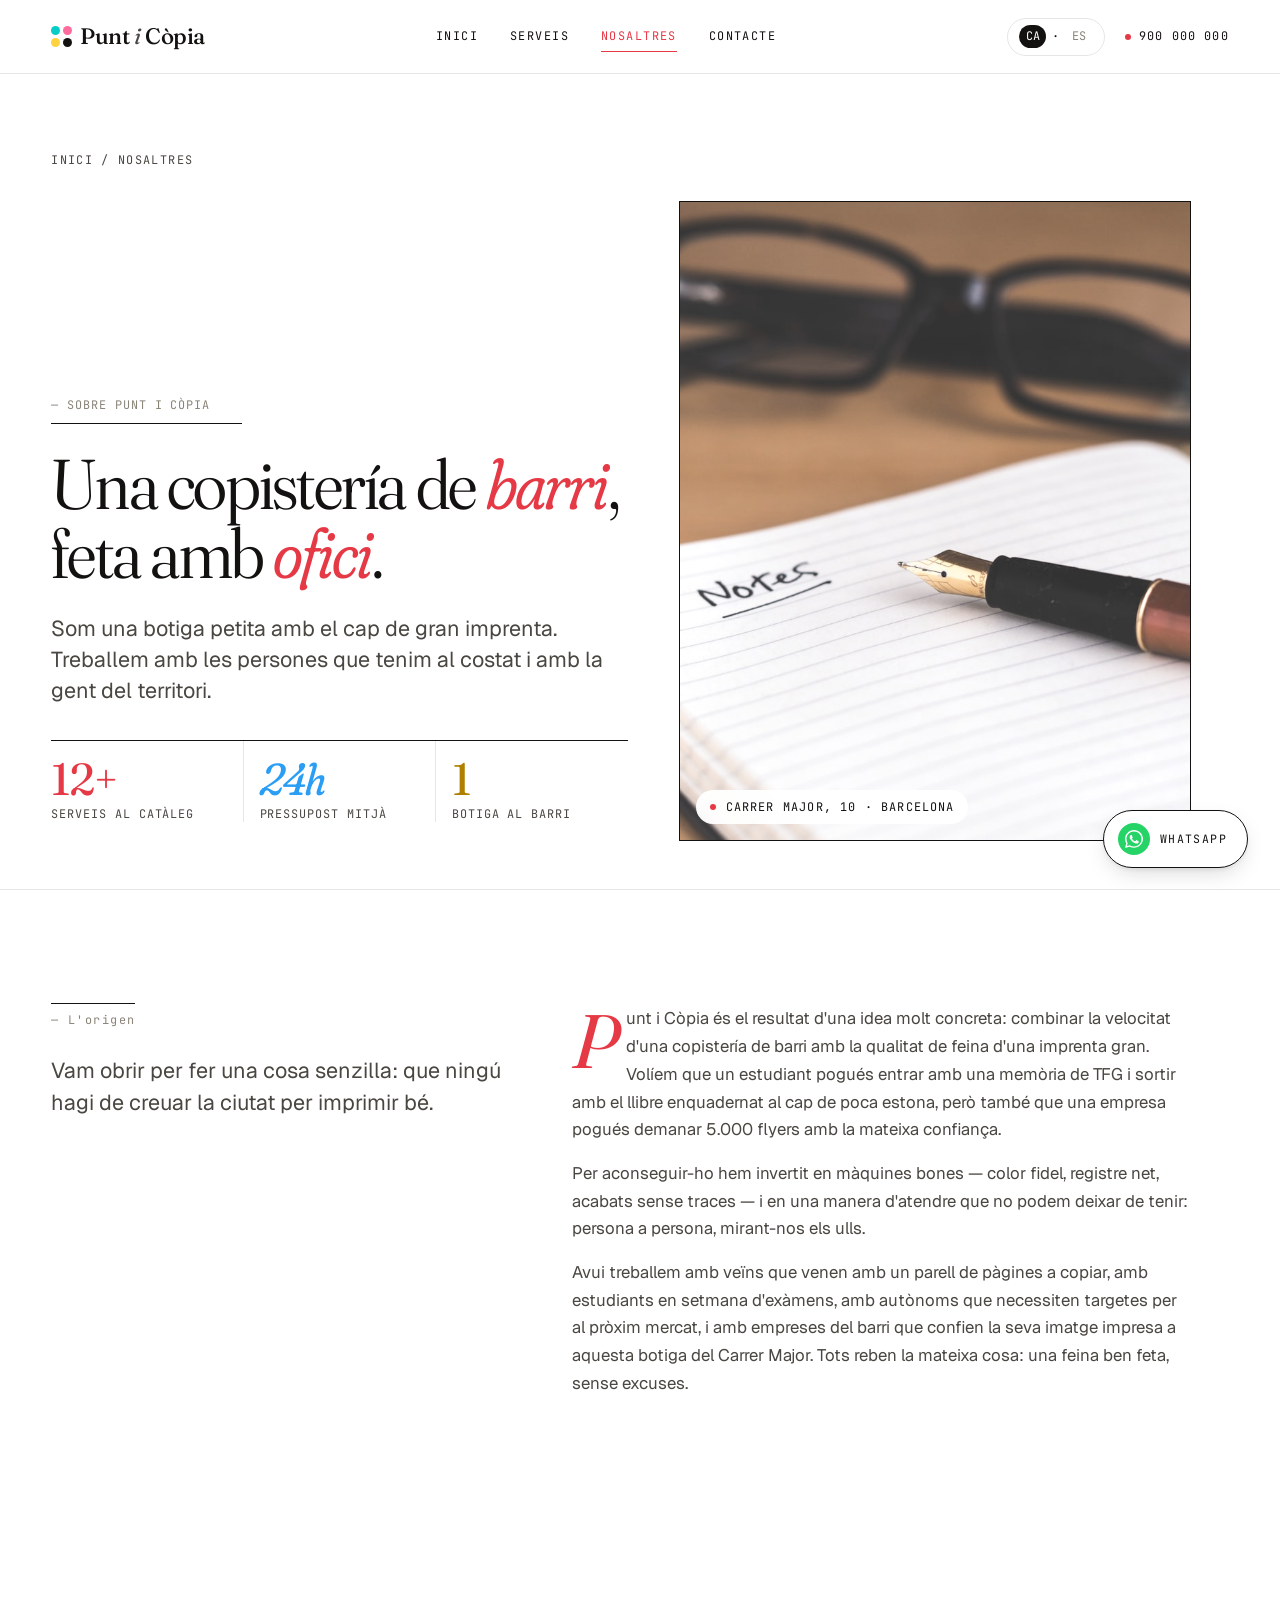
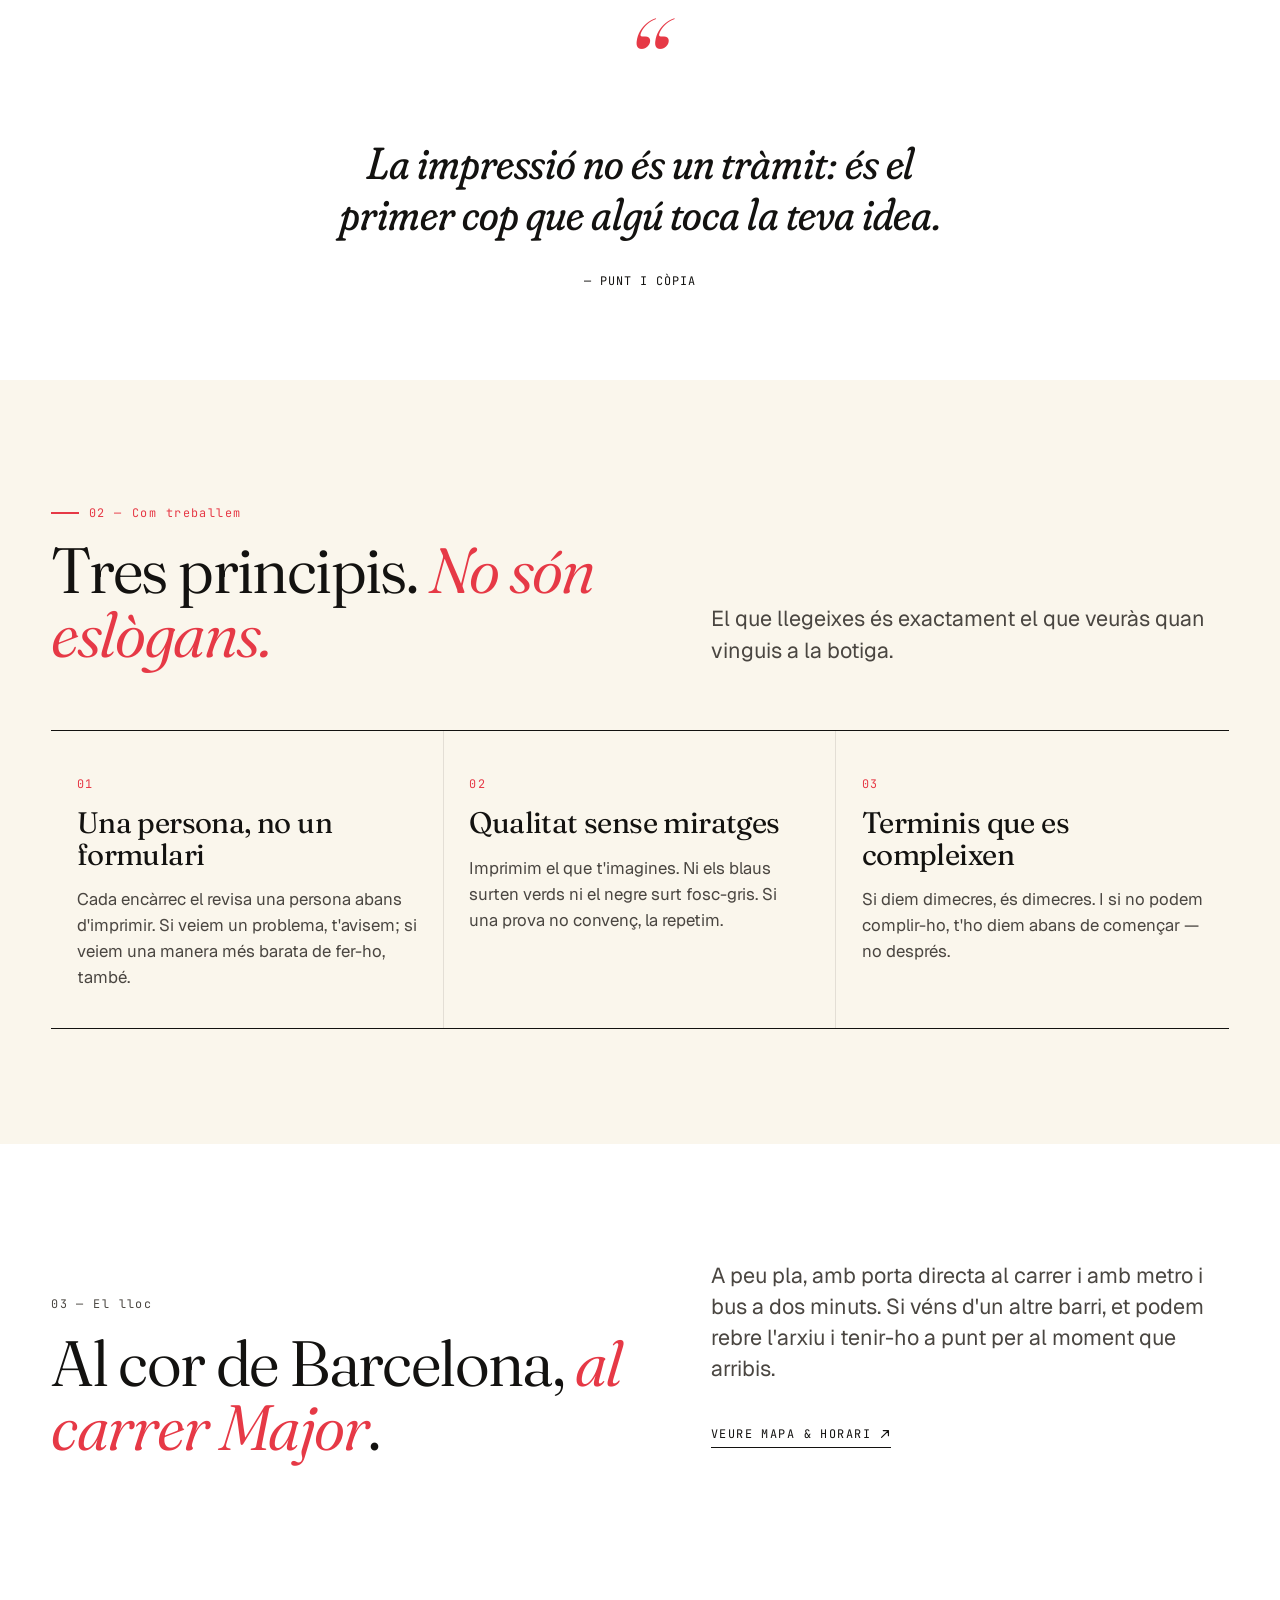
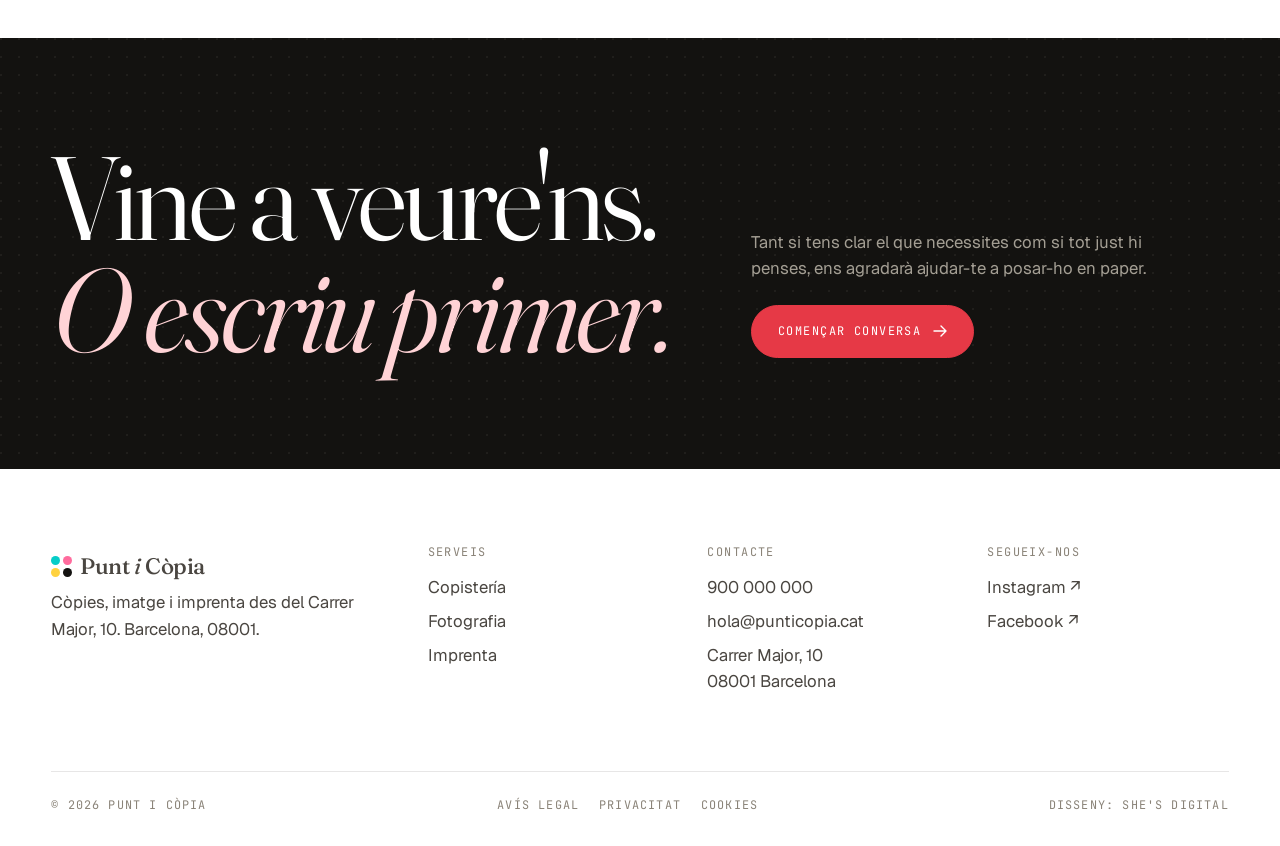
<file: nosaltres.html>
<!doctype html>
<html lang="ca" data-lang="ca">
<head>
    <meta charset="utf-8">
    <meta name="viewport" content="width=device-width, initial-scale=1">
    <meta name="theme-color" content="#FFFFFF">
    <title data-ca="Nosaltres — Punt i Còpia · Barcelona" data-es="Nosotros — Punt i Còpia · Barcelona">Nosaltres — Punt i Còpia · Barcelona</title>
    <meta name="description" content="Punt i Còpia és la copistería de barri del centre de Barcelona: oficis, atenció propera i la cura d'un negoci local que treballa per a tu.">
    <link rel="preconnect" href="https://fonts.googleapis.com">
    <link rel="preconnect" href="https://fonts.gstatic.com" crossorigin>
    <link rel="stylesheet" href="assets/css/styles.css">
    <link rel="icon" type="image/png" sizes="32x32" href="assets/img/favicon-32.png">
    <link rel="icon" type="image/png" sizes="512x512" href="assets/img/favicon.png">
    <link rel="shortcut icon" href="assets/img/favicon.ico">
</head>
<body>
    <div class="paper-texture" aria-hidden="true"></div>

    <header class="site-header">
        <div class="container site-header__inner">
            <a href="index.html" class="brand" aria-label="Punt i Còpia">
                <span class="brand__dots" aria-hidden="true"><i></i><i></i><i></i><i></i></span><span class="brand__word"><strong>Punt</strong> <em>i</em> <strong>Còpia</strong></span>
            </a>
            <nav class="nav" data-nav aria-label="Principal">
                <a href="index.html"><span class="lang-ca">Inici</span><span class="lang-es">Inicio</span></a>
                <a href="serveis.html"><span class="lang-ca">Serveis</span><span class="lang-es">Servicios</span></a>
                <a href="nosaltres.html" aria-current="page"><span class="lang-ca">Nosaltres</span><span class="lang-es">Nosotros</span></a>
                <a href="contacte.html"><span class="lang-ca">Contacte</span><span class="lang-es">Contacto</span></a>
            </nav>
            <div class="header-utils">
                <div class="lang-toggle" role="group" aria-label="Idioma">
                    <button type="button" data-lang-switch="ca" aria-pressed="true">CA</button>
                    <span aria-hidden="true">·</span>
                    <button type="button" data-lang-switch="es" aria-pressed="false">ES</button>
                </div>
                <a class="header-phone" href="tel:+34900000000"><span class="dot" aria-hidden="true"></span>900 000 000</a>
                <button class="nav-toggle" data-nav-toggle aria-expanded="false" aria-label="Menú">
                    <span></span><span></span><span></span>
                </button>
            </div>
        </div>
    </header>

    <main>
        <!-- PAGE HERO -->
        <section class="page-hero page-hero--about container">
            <div class="page-hero__crumbs" data-reveal>
                <a href="index.html"><span class="lang-ca">Inici</span><span class="lang-es">Inicio</span></a>
                <span aria-hidden="true">/</span>
                <span><span class="lang-ca">Nosaltres</span><span class="lang-es">Nosotros</span></span>
            </div>

            <div class="about-hero">
                <div class="about-hero__copy">
                    <span class="about-hero__kicker mono" data-reveal>
                        <span class="lang-ca">— Sobre Punt i Còpia</span>
                        <span class="lang-es">— Sobre Punt i Còpia</span>
                    </span>
                    <h1 class="about-hero__title" data-reveal data-delay="1">
                        <span class="lang-ca">Una copistería de <em>barri</em>, feta amb <em>ofici</em>.</span>
                        <span class="lang-es">Una copistería de <em>barrio</em>, hecha con <em>oficio</em>.</span>
                    </h1>
                    <p class="about-hero__lead" data-reveal data-delay="2">
                        <span class="lang-ca">Som una botiga petita amb el cap de gran imprenta. Treballem amb les persones que tenim al costat i amb la gent del territori.</span>
                        <span class="lang-es">Somos una tienda pequeña con cabeza de gran imprenta. Trabajamos con las personas que tenemos al lado y con la gente del territorio.</span>
                    </p>
                    <ul class="about-hero__facts" data-reveal data-delay="3">
                        <li>
                            <span class="num">12+</span>
                            <span class="lbl">
                                <span class="lang-ca">Serveis al catàleg</span>
                                <span class="lang-es">Servicios en el catálogo</span>
                            </span>
                        </li>
                        <li>
                            <span class="num">24h</span>
                            <span class="lbl">
                                <span class="lang-ca">Pressupost mitjà</span>
                                <span class="lang-es">Presupuesto medio</span>
                            </span>
                        </li>
                        <li>
                            <span class="num">1</span>
                            <span class="lbl">
                                <span class="lang-ca">Botiga al barri</span>
                                <span class="lang-es">Tienda en el barrio</span>
                            </span>
                        </li>
                    </ul>
                </div>
                <figure class="about-hero__media" data-reveal data-delay="2">
                    <img src="assets/img/about-hero.jpg" alt="Bloc de notes, ulleres i ploma estilogràfica — l'eina del dia a dia a Punt i Còpia" loading="lazy">
                    <figcaption class="about-hero__caption">
                        <span class="dot" aria-hidden="true"></span>
                        <span class="lang-ca">Carrer Major, 10 · Barcelona</span>
                        <span class="lang-es">Carrer Major, 10 · Barcelona</span>
                    </figcaption>
                </figure>
            </div>
        </section>

        <!-- STORY -->
        <section class="section container">
            <div class="story-grid">
                <div data-reveal>
                    <span class="story__label">
                        <span class="lang-ca">— L'origen</span>
                        <span class="lang-es">— El origen</span>
                    </span>
                    <p class="lead" style="margin-top: 1.5rem;">
                        <span class="lang-ca">Vam obrir per fer una cosa senzilla: que ningú hagi de creuar la ciutat per imprimir bé.</span>
                        <span class="lang-es">Abrimos para hacer algo sencillo: que nadie tenga que cruzar la ciudad para imprimir bien.</span>
                    </p>
                </div>
                <div class="story__body" data-reveal data-delay="1">
                    <p>
                        <span class="lang-ca">Punt i Còpia és el resultat d'una idea molt concreta: combinar la velocitat d'una copistería de barri amb la qualitat de feina d'una imprenta gran. Volíem que un estudiant pogués entrar amb una memòria de TFG i sortir amb el llibre enquadernat al cap de poca estona, però també que una empresa pogués demanar 5.000 flyers amb la mateixa confiança.</span>
                        <span class="lang-es">Punt i Còpia es el resultado de una idea muy concreta: combinar la velocidad de una copistería de barrio con la calidad de trabajo de una imprenta grande. Queríamos que un estudiante pudiera entrar con una memoria de TFG y salir con el libro encuadernado al rato, pero también que una empresa pudiera pedir 5.000 flyers con la misma confianza.</span>
                    </p>
                    <p>
                        <span class="lang-ca">Per aconseguir-ho hem invertit en màquines bones — color fidel, registre net, acabats sense traces — i en una manera d'atendre que no podem deixar de tenir: persona a persona, mirant-nos els ulls.</span>
                        <span class="lang-es">Para conseguirlo hemos invertido en buenas máquinas — color fiel, registro limpio, acabados sin trazas — y en una forma de atender que no podemos dejar de tener: persona a persona, mirándonos a los ojos.</span>
                    </p>
                    <p>
                        <span class="lang-ca">Avui treballem amb veïns que venen amb un parell de pàgines a copiar, amb estudiants en setmana d'exàmens, amb autònoms que necessiten targetes per al pròxim mercat, i amb empreses del barri que confien la seva imatge impresa a aquesta botiga del Carrer Major. Tots reben la mateixa cosa: una feina ben feta, sense excuses.</span>
                        <span class="lang-es">Hoy trabajamos con vecinos que vienen con un par de páginas para copiar, con estudiantes en semana de exámenes, con autónomos que necesitan tarjetas para el próximo mercadillo, y con empresas del barrio que confían su imagen impresa a esta tienda del Carrer Major. Todos reciben lo mismo: un trabajo bien hecho, sin excusas.</span>
                    </p>
                </div>
            </div>
        </section>

        <!-- PULL QUOTE -->
        <section class="section container" style="padding-block: 0;">
            <div class="pullquote" data-reveal>
                <div class="pullquote__mark" aria-hidden="true">“</div>
                <p class="pullquote__text">
                    <span class="lang-ca">La impressió no és un tràmit: és el primer cop que algú toca la teva idea.</span>
                    <span class="lang-es">La impresión no es un trámite: es la primera vez que alguien toca tu idea.</span>
                </p>
                <p class="pullquote__attr mono">— Punt i Còpia</p>
            </div>
        </section>

        <!-- VALUES -->
        <section class="section container section--tint section--tint-cream">
            <div class="section-head">
                <div data-reveal>
                    <span class="section-num is-red">02 — <span class="lang-ca">Com treballem</span><span class="lang-es">Cómo trabajamos</span></span>
                    <h2 class="section-head__title" style="margin-top:1rem">
                        <span class="lang-ca">Tres principis. <em>No són eslògans.</em></span>
                        <span class="lang-es">Tres principios. <em>No son eslóganes.</em></span>
                    </h2>
                </div>
                <div data-reveal data-delay="1">
                    <p class="lead">
                        <span class="lang-ca">El que llegeixes és exactament el que veuràs quan vinguis a la botiga.</span>
                        <span class="lang-es">Lo que lees es exactamente lo que verás cuando vengas a la tienda.</span>
                    </p>
                </div>
            </div>

            <div class="values">
                <article class="value" data-reveal data-delay="1">
                    <span class="value__num">01</span>
                    <h3 class="value__title">
                        <span class="lang-ca">Una persona, no un formulari</span>
                        <span class="lang-es">Una persona, no un formulario</span>
                    </h3>
                    <p class="value__body">
                        <span class="lang-ca">Cada encàrrec el revisa una persona abans d'imprimir. Si veiem un problema, t'avisem; si veiem una manera més barata de fer-ho, també.</span>
                        <span class="lang-es">Cada encargo lo revisa una persona antes de imprimir. Si vemos un problema, te avisamos; si vemos una forma más barata de hacerlo, también.</span>
                    </p>
                </article>

                <article class="value" data-reveal data-delay="2">
                    <span class="value__num">02</span>
                    <h3 class="value__title">
                        <span class="lang-ca">Qualitat sense miratges</span>
                        <span class="lang-es">Calidad sin espejismos</span>
                    </h3>
                    <p class="value__body">
                        <span class="lang-ca">Imprimim el que t'imagines. Ni els blaus surten verds ni el negre surt fosc-gris. Si una prova no convenç, la repetim.</span>
                        <span class="lang-es">Imprimimos lo que imaginas. Ni los azules salen verdes ni el negro sale gris oscuro. Si una prueba no convence, la repetimos.</span>
                    </p>
                </article>

                <article class="value" data-reveal data-delay="3">
                    <span class="value__num">03</span>
                    <h3 class="value__title">
                        <span class="lang-ca">Terminis que es compleixen</span>
                        <span class="lang-es">Plazos que se cumplen</span>
                    </h3>
                    <p class="value__body">
                        <span class="lang-ca">Si diem dimecres, és dimecres. I si no podem complir-ho, t'ho diem abans de començar — no després.</span>
                        <span class="lang-es">Si decimos miércoles, es miércoles. Y si no podemos cumplirlo, te lo decimos antes de empezar — no después.</span>
                    </p>
                </article>
            </div>
        </section>

        <!-- LOCATION -->
        <section class="section container">
            <div class="section-head">
                <div data-reveal>
                    <span class="section-num">03 — <span class="lang-ca">El lloc</span><span class="lang-es">El lugar</span></span>
                    <h2 class="section-head__title" style="margin-top:1rem">
                        <span class="lang-ca">Al cor de Barcelona, <em>al carrer Major</em>.</span>
                        <span class="lang-es">En el corazón de Barcelona, <em>en el carrer Major</em>.</span>
                    </h2>
                </div>
                <div data-reveal data-delay="1">
                    <p class="lead">
                        <span class="lang-ca">A peu pla, amb porta directa al carrer i amb metro i bus a dos minuts. Si véns d'un altre barri, et podem rebre l'arxiu i tenir-ho a punt per al moment que arribis.</span>
                        <span class="lang-es">A pie de calle, con puerta directa y con metro y bus a dos minutos. Si vienes de otro barrio, podemos recibir tu archivo y tenerlo a punto para cuando llegues.</span>
                    </p>
                    <div style="margin-top: 1.5rem;">
                        <a href="contacte.html" class="btn-ghost">
                            <span class="lang-ca">Veure mapa &amp; horari</span>
                            <span class="lang-es">Ver mapa y horario</span>
                            <svg class="arrow" viewBox="0 0 14 14" fill="none" aria-hidden="true" width="12" height="12"><path d="M3 11L11 3M5 3h6v6" stroke="currentColor" stroke-width="1.4" stroke-linecap="round" stroke-linejoin="round"/></svg>
                        </a>
                    </div>
                </div>
            </div>
        </section>

        <!-- CTA BANNER -->
        <section class="cta-banner">
            <div class="container cta-banner__grid">
                <h2 class="cta-banner__title" data-reveal>
                    <span class="lang-ca">Vine a veure'ns. <em>O escriu primer.</em></span>
                    <span class="lang-es">Ven a vernos. <em>O escribe primero.</em></span>
                </h2>
                <div class="cta-banner__right" data-reveal data-delay="1">
                    <p>
                        <span class="lang-ca">Tant si tens clar el que necessites com si tot just hi penses, ens agradarà ajudar-te a posar-ho en paper.</span>
                        <span class="lang-es">Tanto si tienes claro lo que necesitas como si apenas lo piensas, nos gustará ayudarte a ponerlo en papel.</span>
                    </p>
                    <div>
                        <a href="contacte.html" class="btn">
                            <span class="lang-ca">Començar conversa</span>
                            <span class="lang-es">Empezar conversación</span>
                            <svg class="arrow" viewBox="0 0 14 14" fill="none" aria-hidden="true"><path d="M1 7h12M8 2l5 5-5 5" stroke="currentColor" stroke-width="1.4" stroke-linecap="round" stroke-linejoin="round"/></svg>
                        </a>
                    </div>
                </div>
            </div>
        </section>
    </main>

    <footer class="site-footer">
        <div class="container">
            <div class="footer-grid">
                <div class="footer-col footer-brand">
                    <a href="index.html" class="brand" aria-label="Punt i Còpia">
                        <span class="brand__dots" aria-hidden="true"><i></i><i></i><i></i><i></i></span><span class="brand__word"><strong>Punt</strong> <em>i</em> <strong>Còpia</strong></span>
                    </a>
                    <p>
                        <span class="lang-ca">Còpies, imatge i imprenta des del Carrer Major, 10. Barcelona, 08001.</span>
                        <span class="lang-es">Copias, imagen e imprenta desde el Carrer Major, 10. Barcelona, 08001.</span>
                    </p>
                </div>
                <div class="footer-col">
                    <h6><span class="lang-ca">Serveis</span><span class="lang-es">Servicios</span></h6>
                    <ul>
                        <li><a href="serveis.html#copisteria"><span class="lang-ca">Copistería</span><span class="lang-es">Copistería</span></a></li>
                        <li><a href="serveis.html#fotografia"><span class="lang-ca">Fotografia</span><span class="lang-es">Fotografía</span></a></li>
                        <li><a href="serveis.html#imprenta"><span class="lang-ca">Imprenta</span><span class="lang-es">Imprenta</span></a></li>
                    </ul>
                </div>
                <div class="footer-col">
                    <h6><span class="lang-ca">Contacte</span><span class="lang-es">Contacto</span></h6>
                    <ul>
                        <li><a href="tel:+34900000000">900 000 000</a></li>
                        <li><a href="mailto:hola@punticopia.cat">hola@punticopia.cat</a></li>
                        <li><address class="footer-address">Carrer Major, 10<br>08001 Barcelona</address></li>
                    </ul>
                </div>
                <div class="footer-col">
                    <h6><span class="lang-ca">Segueix-nos</span><span class="lang-es">Síguenos</span></h6>
                    <ul>
                        <li><a href="#">Instagram ↗</a></li>
                        <li><a href="#">Facebook ↗</a></li>
                    </ul>
                </div>
            </div>
            <div class="footer-meta">
                <span>© 2026 Punt i Còpia</span>
                <ul>
                    <li><a href="#"><span class="lang-ca">Avís legal</span><span class="lang-es">Aviso legal</span></a></li>
                    <li><a href="#"><span class="lang-ca">Privacitat</span><span class="lang-es">Privacidad</span></a></li>
                    <li><a href="#">Cookies</a></li>
                </ul>
                <span><span class="lang-ca">Disseny: She's Digital</span><span class="lang-es">Diseño: She's Digital</span></span>
            </div>
        </div>
    </footer>

    <!-- WhatsApp floating button -->
    <a class="wa-fab lang-ca" href="https://wa.me/34900000000?text=Hola%2C%20m%27agradaria%20demanar%20pressupost%20a%20Punt%20i%20C%C3%B2pia." target="_blank" rel="noopener" aria-label="Escriu-nos per WhatsApp">
        <span class="wa-fab__icon" aria-hidden="true">
            <svg viewBox="0 0 24 24"><path d="M17.5 14.4c-.3-.1-1.7-.8-2-.9-.3-.1-.5-.1-.7.2-.2.3-.7.9-.9 1.1-.2.2-.3.2-.6.1-.3-.1-1.2-.5-2.3-1.4-.9-.8-1.4-1.7-1.6-2-.2-.3 0-.5.1-.6.1-.1.3-.3.4-.5.1-.2.2-.3.3-.5.1-.2 0-.4 0-.5 0-.1-.7-1.6-.9-2.2-.2-.6-.5-.5-.7-.5h-.6c-.2 0-.5.1-.8.4-.3.3-1 1-1 2.5s1.1 2.9 1.2 3.1c.1.2 2.1 3.3 5.2 4.5.7.3 1.3.5 1.7.7.7.2 1.4.2 1.9.1.6-.1 1.7-.7 2-1.4.2-.7.2-1.2.2-1.4-.1-.1-.3-.2-.6-.3zM12 0C5.4 0 0 5.4 0 12c0 2.1.6 4.1 1.6 5.9L0 24l6.3-1.7c1.7.9 3.7 1.5 5.7 1.5 6.6 0 12-5.4 12-12S18.6 0 12 0zm0 22c-1.9 0-3.7-.5-5.2-1.4l-.4-.2-3.8 1 1-3.7-.2-.4C2.5 15.7 2 13.9 2 12 2 6.5 6.5 2 12 2s10 4.5 10 10-4.5 10-10 10z"/></svg>
        </span>
        <span class="wa-fab__label">WhatsApp</span>
    </a>
    <a class="wa-fab lang-es" href="https://wa.me/34900000000?text=Hola%2C%20me%20gustar%C3%ADa%20pedir%20presupuesto%20a%20Punt%20i%20C%C3%B2pia." target="_blank" rel="noopener" aria-label="Escríbenos por WhatsApp">
        <span class="wa-fab__icon" aria-hidden="true">
            <svg viewBox="0 0 24 24"><path d="M17.5 14.4c-.3-.1-1.7-.8-2-.9-.3-.1-.5-.1-.7.2-.2.3-.7.9-.9 1.1-.2.2-.3.2-.6.1-.3-.1-1.2-.5-2.3-1.4-.9-.8-1.4-1.7-1.6-2-.2-.3 0-.5.1-.6.1-.1.3-.3.4-.5.1-.2.2-.3.3-.5.1-.2 0-.4 0-.5 0-.1-.7-1.6-.9-2.2-.2-.6-.5-.5-.7-.5h-.6c-.2 0-.5.1-.8.4-.3.3-1 1-1 2.5s1.1 2.9 1.2 3.1c.1.2 2.1 3.3 5.2 4.5.7.3 1.3.5 1.7.7.7.2 1.4.2 1.9.1.6-.1 1.7-.7 2-1.4.2-.7.2-1.2.2-1.4-.1-.1-.3-.2-.6-.3zM12 0C5.4 0 0 5.4 0 12c0 2.1.6 4.1 1.6 5.9L0 24l6.3-1.7c1.7.9 3.7 1.5 5.7 1.5 6.6 0 12-5.4 12-12S18.6 0 12 0zm0 22c-1.9 0-3.7-.5-5.2-1.4l-.4-.2-3.8 1 1-3.7-.2-.4C2.5 15.7 2 13.9 2 12 2 6.5 6.5 2 12 2s10 4.5 10 10-4.5 10-10 10z"/></svg>
        </span>
        <span class="wa-fab__label">WhatsApp</span>
    </a>

    <script src="assets/js/main.js?v=2"></script>
</body>
</html>
</file>
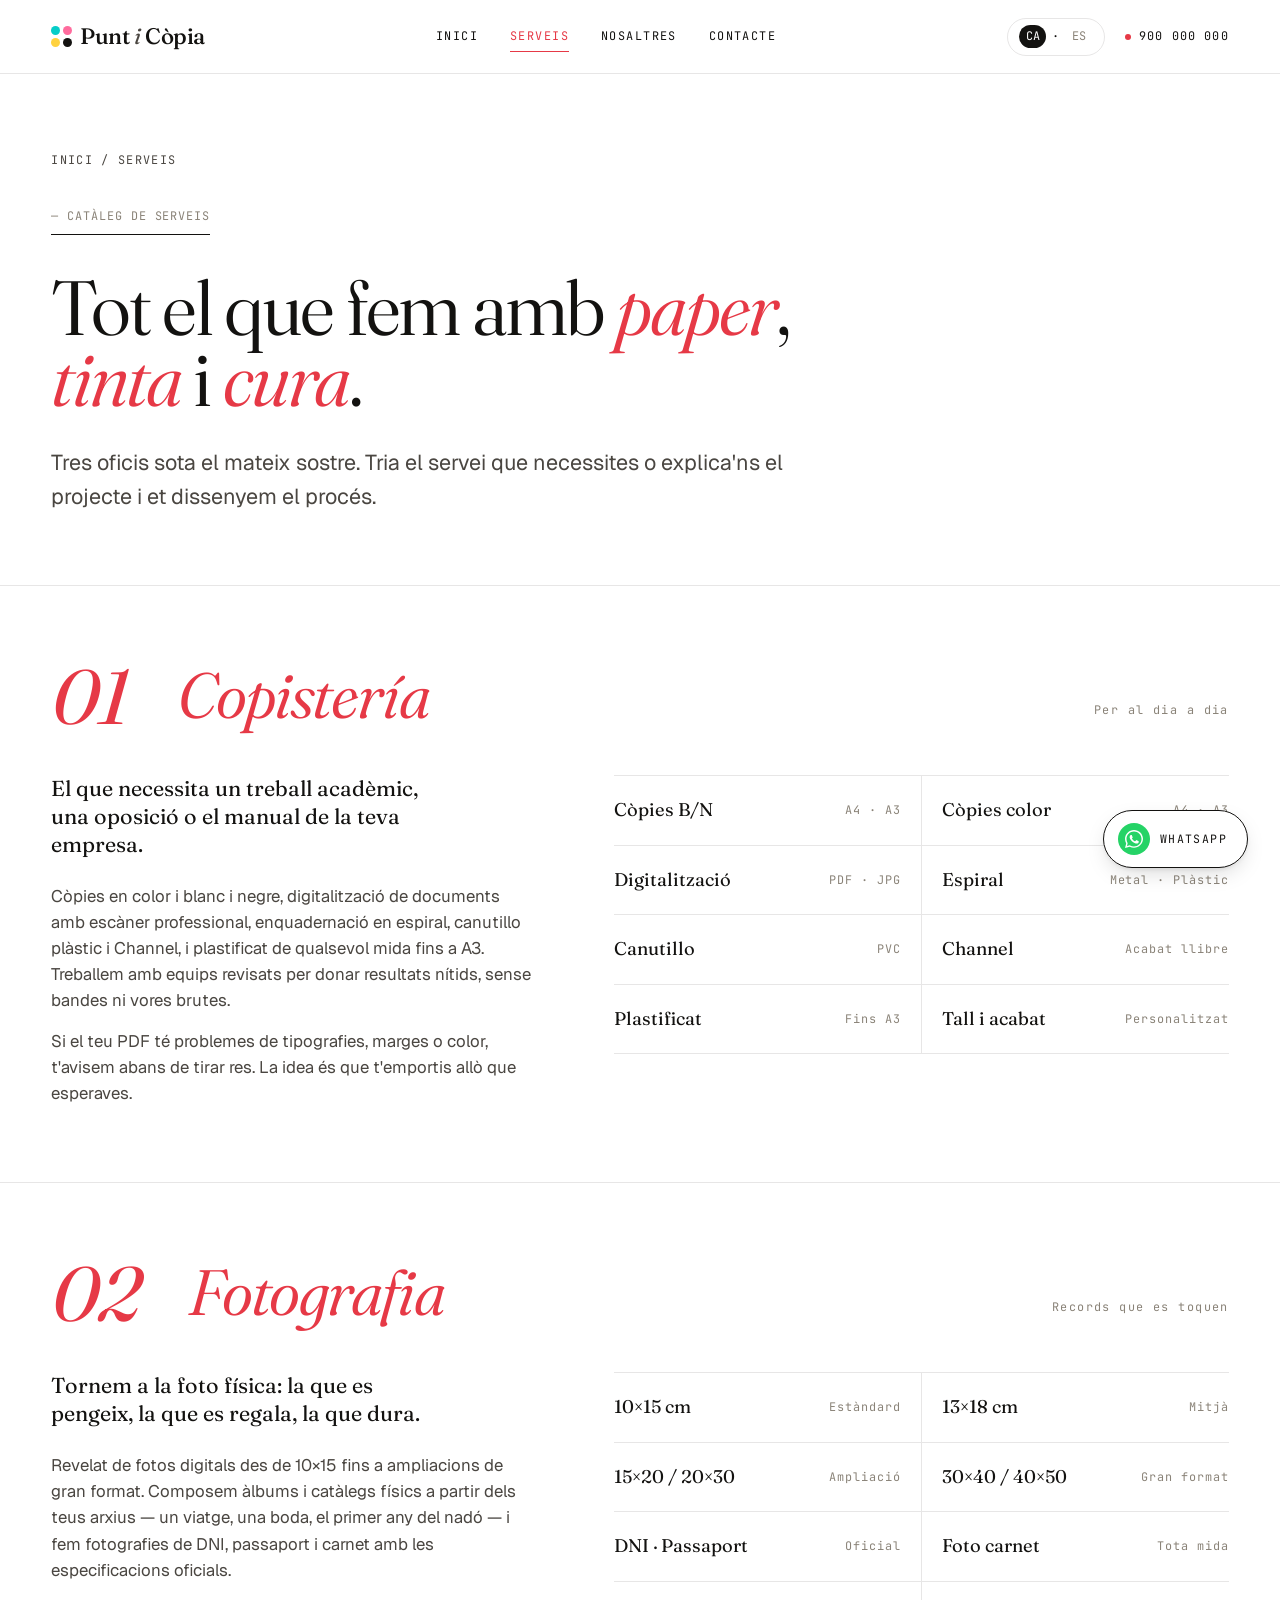
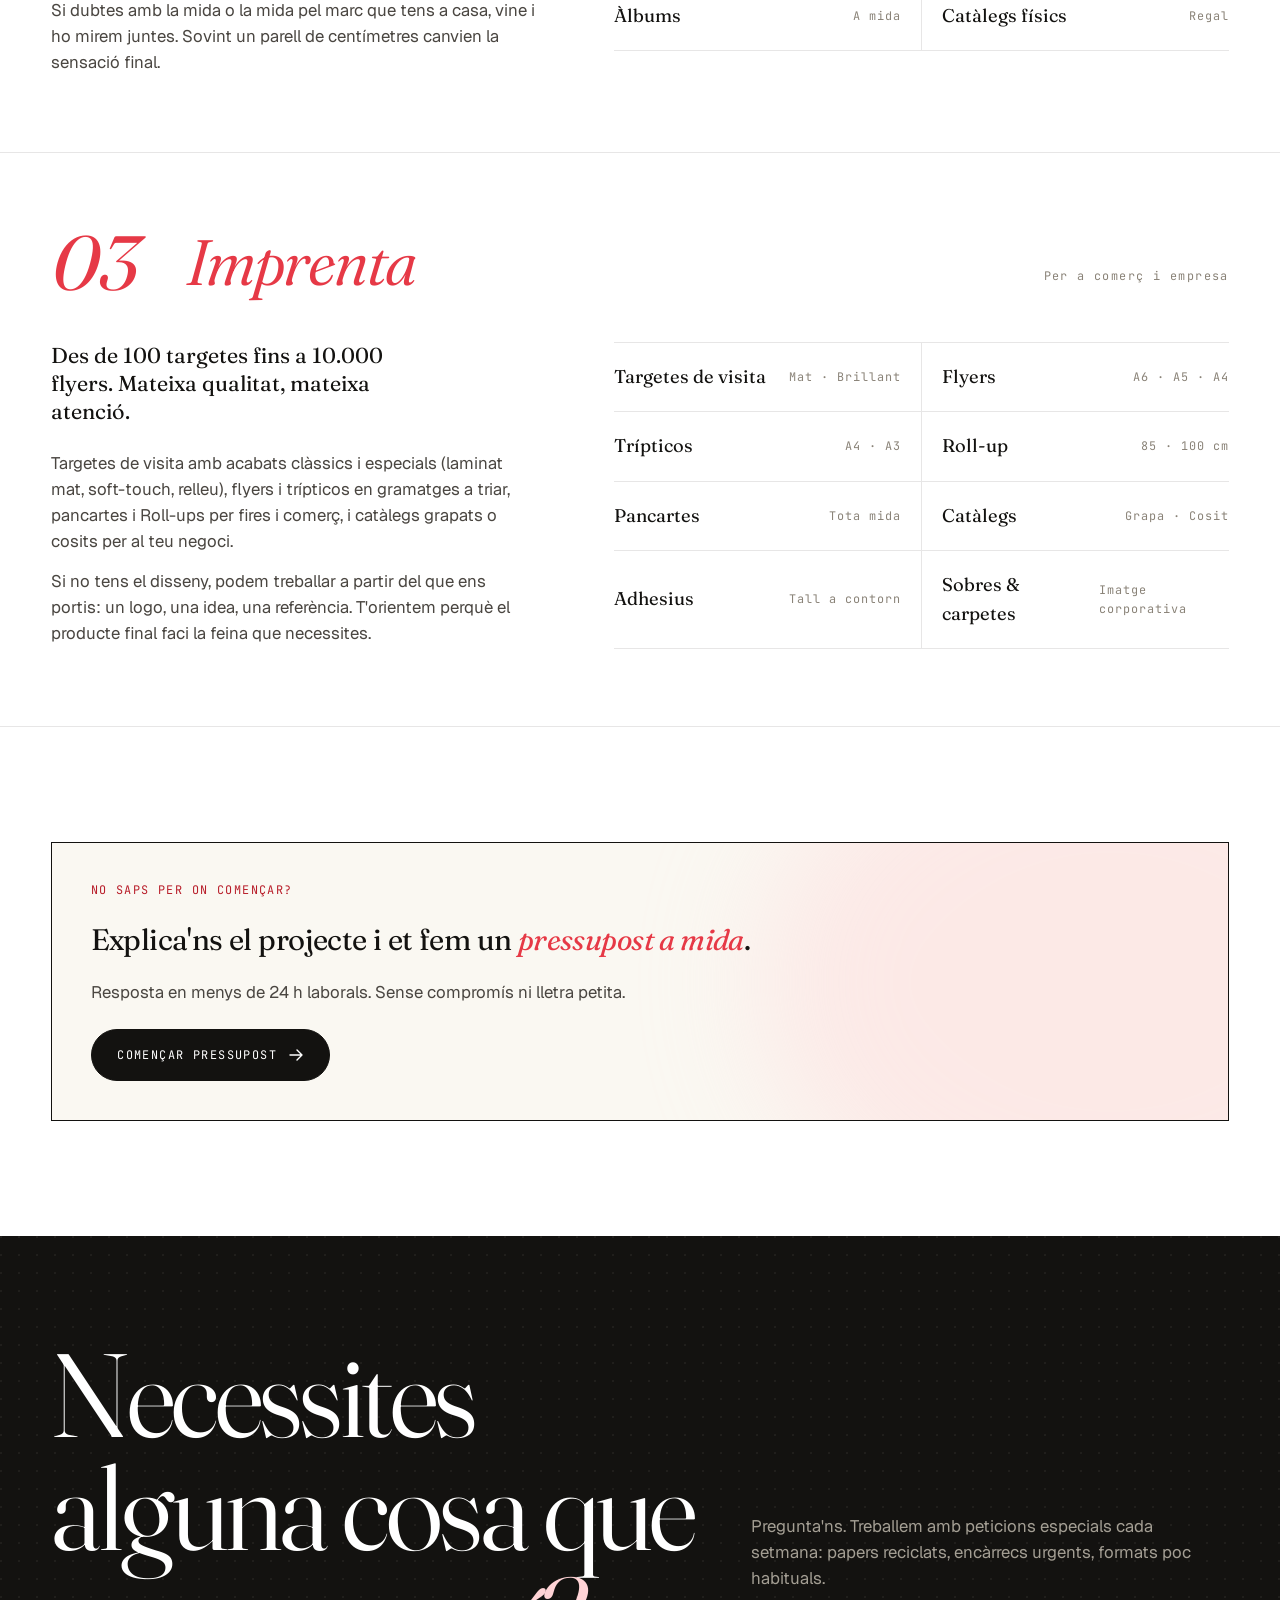
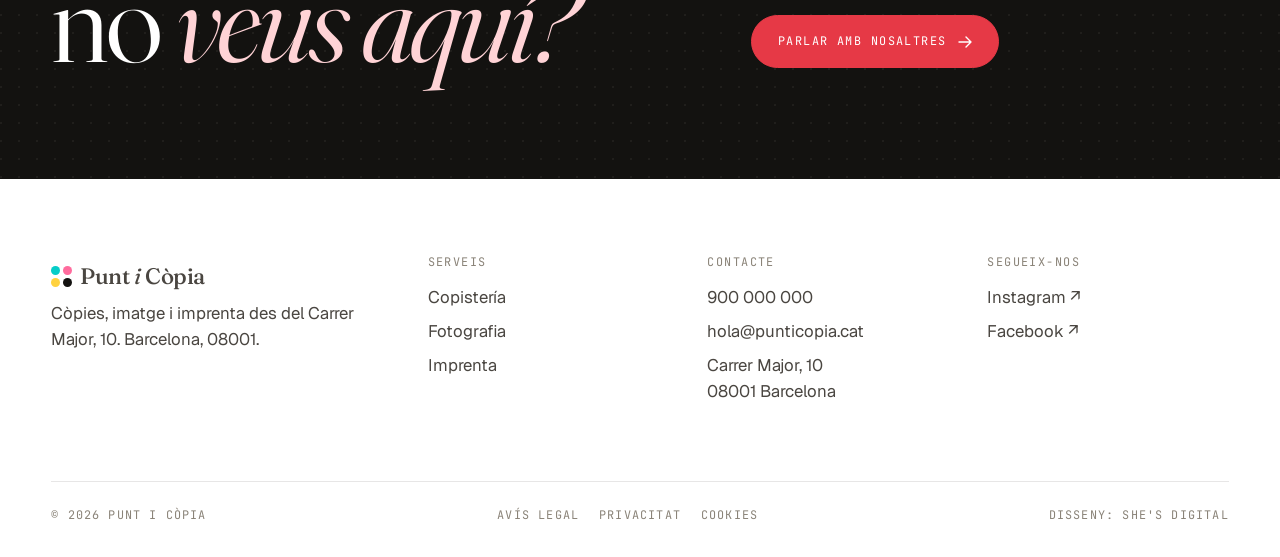
<file: serveis.html>
<!doctype html>
<html lang="ca" data-lang="ca">
<head>
    <meta charset="utf-8">
    <meta name="viewport" content="width=device-width, initial-scale=1">
    <meta name="theme-color" content="#FFFFFF">
    <title data-ca="Serveis — Punt i Còpia · Barcelona" data-es="Servicios — Punt i Còpia · Barcelona">Serveis — Punt i Còpia · Barcelona</title>
    <meta name="description" content="Còpies, fotografía, encuadernación, plastificat, tarjetas, flyers, pancartas, Roll-ups y catàlogos. Tots els serveis de Punt i Còpia.">
    <link rel="preconnect" href="https://fonts.googleapis.com">
    <link rel="preconnect" href="https://fonts.gstatic.com" crossorigin>
    <link rel="stylesheet" href="assets/css/styles.css">
    <link rel="icon" type="image/png" sizes="32x32" href="assets/img/favicon-32.png">
    <link rel="icon" type="image/png" sizes="512x512" href="assets/img/favicon.png">
    <link rel="shortcut icon" href="assets/img/favicon.ico">
</head>
<body>
    <div class="paper-texture" aria-hidden="true"></div>

    <header class="site-header">
        <div class="container site-header__inner">
            <a href="index.html" class="brand" aria-label="Punt i Còpia">
                <span class="brand__dots" aria-hidden="true"><i></i><i></i><i></i><i></i></span><span class="brand__word"><strong>Punt</strong> <em>i</em> <strong>Còpia</strong></span>
            </a>
            <nav class="nav" data-nav aria-label="Principal">
                <a href="index.html"><span class="lang-ca">Inici</span><span class="lang-es">Inicio</span></a>
                <a href="serveis.html" aria-current="page"><span class="lang-ca">Serveis</span><span class="lang-es">Servicios</span></a>
                <a href="nosaltres.html"><span class="lang-ca">Nosaltres</span><span class="lang-es">Nosotros</span></a>
                <a href="contacte.html"><span class="lang-ca">Contacte</span><span class="lang-es">Contacto</span></a>
            </nav>
            <div class="header-utils">
                <div class="lang-toggle" role="group" aria-label="Idioma">
                    <button type="button" data-lang-switch="ca" aria-pressed="true">CA</button>
                    <span aria-hidden="true">·</span>
                    <button type="button" data-lang-switch="es" aria-pressed="false">ES</button>
                </div>
                <a class="header-phone" href="tel:+34900000000"><span class="dot" aria-hidden="true"></span>900 000 000</a>
                <button class="nav-toggle" data-nav-toggle aria-expanded="false" aria-label="Menú">
                    <span></span><span></span><span></span>
                </button>
            </div>
        </div>
    </header>

    <main>
        <!-- ============== PAGE HERO ============== -->
        <section class="page-hero page-hero--stacked container">
            <div class="page-hero__crumbs" data-reveal>
                <a href="index.html"><span class="lang-ca">Inici</span><span class="lang-es">Inicio</span></a>
                <span aria-hidden="true">/</span>
                <span><span class="lang-ca">Serveis</span><span class="lang-es">Servicios</span></span>
            </div>
            <span class="page-hero__kicker mono" data-reveal>
                <span class="lang-ca">— Catàleg de serveis</span>
                <span class="lang-es">— Catálogo de servicios</span>
            </span>
            <h1 class="page-hero__title" data-reveal data-delay="1">
                <span class="lang-ca">Tot el que fem amb <em>paper</em>, <em>tinta</em> i <em>cura</em>.</span>
                <span class="lang-es">Todo lo que hacemos con <em>papel</em>, <em>tinta</em> y <em>cuidado</em>.</span>
            </h1>
            <p class="page-hero__intro" data-reveal data-delay="2">
                <span class="lang-ca">Tres oficis sota el mateix sostre. Tria el servei que necessites o explica'ns el projecte i et dissenyem el procés.</span>
                <span class="lang-es">Tres oficios bajo el mismo techo. Elige el servicio que necesitas o cuéntanos el proyecto y diseñamos el proceso.</span>
            </p>
        </section>

        <!-- ============== COPISTERÍA ============== -->
        <section class="service-block service-block--copies container" id="copisteria">
            <div class="service-block__head">
                <span class="service-block__num" data-reveal>01</span>
                <h2 class="service-block__title" data-reveal data-delay="1">
                    <span class="lang-ca"><em>Copistería</em></span>
                    <span class="lang-es"><em>Copistería</em></span>
                </h2>
                <span class="service-block__tag" data-reveal data-delay="2">
                    <span class="lang-ca">Per al dia a dia</span>
                    <span class="lang-es">Para el día a día</span>
                </span>
            </div>

            <div class="service-block__grid">
                <div class="service-block__body" data-reveal>
                    <p class="lead">
                        <span class="lang-ca">El que necessita un treball acadèmic, una oposició o el manual de la teva empresa.</span>
                        <span class="lang-es">Lo que necesita un trabajo académico, una oposición o el manual de tu empresa.</span>
                    </p>
                    <p>
                        <span class="lang-ca">Còpies en color i blanc i negre, digitalització de documents amb escàner professional, enquadernació en espiral, canutillo plàstic i Channel, i plastificat de qualsevol mida fins a A3. Treballem amb equips revisats per donar resultats nítids, sense bandes ni vores brutes.</span>
                        <span class="lang-es">Copias en color y blanco y negro, digitalización de documentos con escáner profesional, encuadernación en espiral, canutillo plástico y Channel, y plastificado de cualquier tamaño hasta A3. Trabajamos con equipos revisados para dar resultados nítidos, sin bandas ni bordes sucios.</span>
                    </p>
                    <p>
                        <span class="lang-ca">Si el teu PDF té problemes de tipografies, marges o color, t'avisem abans de tirar res. La idea és que t'emportis allò que esperaves.</span>
                        <span class="lang-es">Si tu PDF tiene problemas de tipografías, márgenes o color, te avisamos antes de tirar nada. La idea es que te lleves lo que esperabas.</span>
                    </p>
                </div>

                <div data-reveal data-delay="1">
                    <ul class="subservices">
                        <li class="subservice"><span class="subservice__name"><span class="lang-ca">Còpies B/N</span><span class="lang-es">Copias B/N</span></span><span class="subservice__meta">A4 · A3</span></li>
                        <li class="subservice"><span class="subservice__name"><span class="lang-ca">Còpies color</span><span class="lang-es">Copias color</span></span><span class="subservice__meta">A4 · A3</span></li>
                        <li class="subservice"><span class="subservice__name"><span class="lang-ca">Digitalització</span><span class="lang-es">Digitalización</span></span><span class="subservice__meta">PDF · JPG</span></li>
                        <li class="subservice"><span class="subservice__name"><span class="lang-ca">Espiral</span><span class="lang-es">Espiral</span></span><span class="subservice__meta">Metal · Plàstic</span></li>
                        <li class="subservice"><span class="subservice__name"><span class="lang-ca">Canutillo</span><span class="lang-es">Canutillo</span></span><span class="subservice__meta">PVC</span></li>
                        <li class="subservice"><span class="subservice__name">Channel</span><span class="subservice__meta">
                            <span class="lang-ca">Acabat llibre</span><span class="lang-es">Acabado libro</span>
                        </span></li>
                        <li class="subservice"><span class="subservice__name"><span class="lang-ca">Plastificat</span><span class="lang-es">Plastificado</span></span><span class="subservice__meta">Fins A3</span></li>
                        <li class="subservice"><span class="subservice__name"><span class="lang-ca">Tall i acabat</span><span class="lang-es">Corte y acabado</span></span><span class="subservice__meta">
                            <span class="lang-ca">Personalitzat</span><span class="lang-es">Personalizado</span>
                        </span></li>
                    </ul>
                </div>
            </div>
        </section>

        <!-- ============== FOTOGRAFIA ============== -->
        <section class="service-block service-block--photo container" id="fotografia">
            <div class="service-block__head">
                <span class="service-block__num" data-reveal>02</span>
                <h2 class="service-block__title" data-reveal data-delay="1">
                    <span class="lang-ca"><em>Fotografia</em></span>
                    <span class="lang-es"><em>Fotografía</em></span>
                </h2>
                <span class="service-block__tag" data-reveal data-delay="2">
                    <span class="lang-ca">Records que es toquen</span>
                    <span class="lang-es">Recuerdos que se tocan</span>
                </span>
            </div>

            <div class="service-block__grid">
                <div class="service-block__body" data-reveal>
                    <p class="lead">
                        <span class="lang-ca">Tornem a la foto física: la que es pengeix, la que es regala, la que dura.</span>
                        <span class="lang-es">Volvemos a la foto física: la que se cuelga, la que se regala, la que dura.</span>
                    </p>
                    <p>
                        <span class="lang-ca">Revelat de fotos digitals des de 10×15 fins a ampliacions de gran format. Composem àlbums i catàlegs físics a partir dels teus arxius — un viatge, una boda, el primer any del nadó — i fem fotografies de DNI, passaport i carnet amb les especificacions oficials.</span>
                        <span class="lang-es">Revelado de fotos digitales desde 10×15 hasta ampliaciones de gran formato. Componemos álbumes y catálogos físicos a partir de tus archivos — un viaje, una boda, el primer año del bebé — y hacemos fotografías de DNI, pasaporte y carnet con las especificaciones oficiales.</span>
                    </p>
                    <p>
                        <span class="lang-ca">Si dubtes amb la mida o la mida pel marc que tens a casa, vine i ho mirem juntes. Sovint un parell de centímetres canvien la sensació final.</span>
                        <span class="lang-es">Si dudas con la medida o con el marco que tienes en casa, ven y lo miramos juntas. A menudo un par de centímetros cambian la sensación final.</span>
                    </p>
                </div>

                <div data-reveal data-delay="1">
                    <ul class="subservices">
                        <li class="subservice"><span class="subservice__name">10×15 cm</span><span class="subservice__meta">
                            <span class="lang-ca">Estàndard</span><span class="lang-es">Estándar</span>
                        </span></li>
                        <li class="subservice"><span class="subservice__name">13×18 cm</span><span class="subservice__meta">
                            <span class="lang-ca">Mitjà</span><span class="lang-es">Medio</span>
                        </span></li>
                        <li class="subservice"><span class="subservice__name">15×20 / 20×30</span><span class="subservice__meta">
                            <span class="lang-ca">Ampliació</span><span class="lang-es">Ampliación</span>
                        </span></li>
                        <li class="subservice"><span class="subservice__name">30×40 / 40×50</span><span class="subservice__meta">
                            <span class="lang-ca">Gran format</span><span class="lang-es">Gran formato</span>
                        </span></li>
                        <li class="subservice"><span class="subservice__name">DNI · Passaport</span><span class="subservice__meta">
                            <span class="lang-ca">Oficial</span><span class="lang-es">Oficial</span>
                        </span></li>
                        <li class="subservice"><span class="subservice__name"><span class="lang-ca">Foto carnet</span><span class="lang-es">Foto carnet</span></span><span class="subservice__meta">
                            <span class="lang-ca">Tota mida</span><span class="lang-es">Toda medida</span>
                        </span></li>
                        <li class="subservice"><span class="subservice__name"><span class="lang-ca">Àlbums</span><span class="lang-es">Álbumes</span></span><span class="subservice__meta">
                            <span class="lang-ca">A mida</span><span class="lang-es">A medida</span>
                        </span></li>
                        <li class="subservice"><span class="subservice__name"><span class="lang-ca">Catàlegs físics</span><span class="lang-es">Catálogos físicos</span></span><span class="subservice__meta">
                            <span class="lang-ca">Regal</span><span class="lang-es">Regalo</span>
                        </span></li>
                    </ul>
                </div>
            </div>
        </section>

        <!-- ============== IMPRENTA ============== -->
        <section class="service-block service-block--press container" id="imprenta">
            <div class="service-block__head">
                <span class="service-block__num" data-reveal>03</span>
                <h2 class="service-block__title" data-reveal data-delay="1">
                    <span class="lang-ca"><em>Imprenta</em></span>
                    <span class="lang-es"><em>Imprenta</em></span>
                </h2>
                <span class="service-block__tag" data-reveal data-delay="2">
                    <span class="lang-ca">Per a comerç i empresa</span>
                    <span class="lang-es">Para comercio y empresa</span>
                </span>
            </div>

            <div class="service-block__grid">
                <div class="service-block__body" data-reveal>
                    <p class="lead">
                        <span class="lang-ca">Des de 100 targetes fins a 10.000 flyers. Mateixa qualitat, mateixa atenció.</span>
                        <span class="lang-es">Desde 100 tarjetas hasta 10.000 flyers. Misma calidad, misma atención.</span>
                    </p>
                    <p>
                        <span class="lang-ca">Targetes de visita amb acabats clàssics i especials (laminat mat, soft-touch, relleu), flyers i trípticos en gramatges a triar, pancartes i Roll-ups per fires i comerç, i catàlegs grapats o cosits per al teu negoci.</span>
                        <span class="lang-es">Tarjetas de visita con acabados clásicos y especiales (laminado mate, soft-touch, relieve), flyers y trípticos en gramajes a elegir, pancartas y Roll-ups para ferias y comercio, y catálogos grapados o cosidos para tu negocio.</span>
                    </p>
                    <p>
                        <span class="lang-ca">Si no tens el disseny, podem treballar a partir del que ens portis: un logo, una idea, una referència. T'orientem perquè el producte final faci la feina que necessites.</span>
                        <span class="lang-es">Si no tienes el diseño, podemos trabajar a partir de lo que nos traigas: un logo, una idea, una referencia. Te orientamos para que el producto final haga el trabajo que necesitas.</span>
                    </p>
                </div>

                <div data-reveal data-delay="1">
                    <ul class="subservices">
                        <li class="subservice"><span class="subservice__name"><span class="lang-ca">Targetes de visita</span><span class="lang-es">Tarjetas de visita</span></span><span class="subservice__meta">
                            <span class="lang-ca">Mat · Brillant</span><span class="lang-es">Mate · Brillo</span>
                        </span></li>
                        <li class="subservice"><span class="subservice__name">Flyers</span><span class="subservice__meta">A6 · A5 · A4</span></li>
                        <li class="subservice"><span class="subservice__name">Trípticos</span><span class="subservice__meta">A4 · A3</span></li>
                        <li class="subservice"><span class="subservice__name">Roll-up</span><span class="subservice__meta">85 · 100 cm</span></li>
                        <li class="subservice"><span class="subservice__name"><span class="lang-ca">Pancartes</span><span class="lang-es">Pancartas</span></span><span class="subservice__meta">
                            <span class="lang-ca">Tota mida</span><span class="lang-es">Toda medida</span>
                        </span></li>
                        <li class="subservice"><span class="subservice__name"><span class="lang-ca">Catàlegs</span><span class="lang-es">Catálogos</span></span><span class="subservice__meta">
                            <span class="lang-ca">Grapa · Cosit</span><span class="lang-es">Grapa · Cosido</span>
                        </span></li>
                        <li class="subservice"><span class="subservice__name"><span class="lang-ca">Adhesius</span><span class="lang-es">Adhesivos</span></span><span class="subservice__meta">
                            <span class="lang-ca">Tall a contorn</span><span class="lang-es">Corte contorno</span>
                        </span></li>
                        <li class="subservice"><span class="subservice__name"><span class="lang-ca">Sobres &amp; carpetes</span><span class="lang-es">Sobres y carpetas</span></span><span class="subservice__meta">
                            <span class="lang-ca">Imatge corporativa</span><span class="lang-es">Imagen corporativa</span>
                        </span></li>
                    </ul>
                </div>
            </div>
        </section>

        <!-- ============== ASIDE / NEEDS HELP ============== -->
        <section class="section container">
            <div class="aside-card" data-reveal>
                <span class="aside-card__label">
                    <span class="lang-ca">No saps per on començar?</span>
                    <span class="lang-es">¿No sabes por dónde empezar?</span>
                </span>
                <h3 class="aside-card__title">
                    <span class="lang-ca">Explica'ns el projecte i et fem un <em>pressupost a mida</em>.</span>
                    <span class="lang-es">Cuéntanos el proyecto y te hacemos un <em>presupuesto a medida</em>.</span>
                </h3>
                <p class="aside-card__body">
                    <span class="lang-ca">Resposta en menys de 24 h laborals. Sense compromís ni lletra petita.</span>
                    <span class="lang-es">Respuesta en menos de 24 h laborables. Sin compromiso ni letra pequeña.</span>
                </p>
                <div>
                    <a href="contacte.html" class="btn">
                        <span class="lang-ca">Començar pressupost</span>
                        <span class="lang-es">Empezar presupuesto</span>
                        <svg class="arrow" viewBox="0 0 14 14" fill="none" aria-hidden="true"><path d="M1 7h12M8 2l5 5-5 5" stroke="currentColor" stroke-width="1.4" stroke-linecap="round" stroke-linejoin="round"/></svg>
                    </a>
                </div>
            </div>
        </section>

        <!-- ============== CTA BANNER ============== -->
        <section class="cta-banner">
            <div class="container cta-banner__grid">
                <h2 class="cta-banner__title" data-reveal>
                    <span class="lang-ca">Necessites alguna cosa que no <em>veus aquí?</em></span>
                    <span class="lang-es">¿Necesitas algo que <em>no ves aquí?</em></span>
                </h2>
                <div class="cta-banner__right" data-reveal data-delay="1">
                    <p>
                        <span class="lang-ca">Pregunta'ns. Treballem amb peticions especials cada setmana: papers reciclats, encàrrecs urgents, formats poc habituals.</span>
                        <span class="lang-es">Pregúntanos. Trabajamos con peticiones especiales cada semana: papeles reciclados, encargos urgentes, formatos poco habituales.</span>
                    </p>
                    <div>
                        <a href="contacte.html" class="btn">
                            <span class="lang-ca">Parlar amb nosaltres</span>
                            <span class="lang-es">Hablar con nosotros</span>
                            <svg class="arrow" viewBox="0 0 14 14" fill="none" aria-hidden="true"><path d="M1 7h12M8 2l5 5-5 5" stroke="currentColor" stroke-width="1.4" stroke-linecap="round" stroke-linejoin="round"/></svg>
                        </a>
                    </div>
                </div>
            </div>
        </section>
    </main>

    <footer class="site-footer">
        <div class="container">
            <div class="footer-grid">
                <div class="footer-col footer-brand">
                    <a href="index.html" class="brand" aria-label="Punt i Còpia">
                        <span class="brand__dots" aria-hidden="true"><i></i><i></i><i></i><i></i></span><span class="brand__word"><strong>Punt</strong> <em>i</em> <strong>Còpia</strong></span>
                    </a>
                    <p>
                        <span class="lang-ca">Còpies, imatge i imprenta des del Carrer Major, 10. Barcelona, 08001.</span>
                        <span class="lang-es">Copias, imagen e imprenta desde el Carrer Major, 10. Barcelona, 08001.</span>
                    </p>
                </div>
                <div class="footer-col">
                    <h6><span class="lang-ca">Serveis</span><span class="lang-es">Servicios</span></h6>
                    <ul>
                        <li><a href="serveis.html#copisteria"><span class="lang-ca">Copistería</span><span class="lang-es">Copistería</span></a></li>
                        <li><a href="serveis.html#fotografia"><span class="lang-ca">Fotografia</span><span class="lang-es">Fotografía</span></a></li>
                        <li><a href="serveis.html#imprenta"><span class="lang-ca">Imprenta</span><span class="lang-es">Imprenta</span></a></li>
                    </ul>
                </div>
                <div class="footer-col">
                    <h6><span class="lang-ca">Contacte</span><span class="lang-es">Contacto</span></h6>
                    <ul>
                        <li><a href="tel:+34900000000">900 000 000</a></li>
                        <li><a href="mailto:hola@punticopia.cat">hola@punticopia.cat</a></li>
                        <li><address class="footer-address">Carrer Major, 10<br>08001 Barcelona</address></li>
                    </ul>
                </div>
                <div class="footer-col">
                    <h6><span class="lang-ca">Segueix-nos</span><span class="lang-es">Síguenos</span></h6>
                    <ul>
                        <li><a href="#">Instagram ↗</a></li>
                        <li><a href="#">Facebook ↗</a></li>
                    </ul>
                </div>
            </div>
            <div class="footer-meta">
                <span>© 2026 Punt i Còpia</span>
                <ul>
                    <li><a href="#"><span class="lang-ca">Avís legal</span><span class="lang-es">Aviso legal</span></a></li>
                    <li><a href="#"><span class="lang-ca">Privacitat</span><span class="lang-es">Privacidad</span></a></li>
                    <li><a href="#">Cookies</a></li>
                </ul>
                <span><span class="lang-ca">Disseny: She's Digital</span><span class="lang-es">Diseño: She's Digital</span></span>
            </div>
        </div>
    </footer>

    <!-- WhatsApp floating button -->
    <a class="wa-fab lang-ca" href="https://wa.me/34900000000?text=Hola%2C%20m%27agradaria%20demanar%20pressupost%20a%20Punt%20i%20C%C3%B2pia." target="_blank" rel="noopener" aria-label="Escriu-nos per WhatsApp">
        <span class="wa-fab__icon" aria-hidden="true">
            <svg viewBox="0 0 24 24"><path d="M17.5 14.4c-.3-.1-1.7-.8-2-.9-.3-.1-.5-.1-.7.2-.2.3-.7.9-.9 1.1-.2.2-.3.2-.6.1-.3-.1-1.2-.5-2.3-1.4-.9-.8-1.4-1.7-1.6-2-.2-.3 0-.5.1-.6.1-.1.3-.3.4-.5.1-.2.2-.3.3-.5.1-.2 0-.4 0-.5 0-.1-.7-1.6-.9-2.2-.2-.6-.5-.5-.7-.5h-.6c-.2 0-.5.1-.8.4-.3.3-1 1-1 2.5s1.1 2.9 1.2 3.1c.1.2 2.1 3.3 5.2 4.5.7.3 1.3.5 1.7.7.7.2 1.4.2 1.9.1.6-.1 1.7-.7 2-1.4.2-.7.2-1.2.2-1.4-.1-.1-.3-.2-.6-.3zM12 0C5.4 0 0 5.4 0 12c0 2.1.6 4.1 1.6 5.9L0 24l6.3-1.7c1.7.9 3.7 1.5 5.7 1.5 6.6 0 12-5.4 12-12S18.6 0 12 0zm0 22c-1.9 0-3.7-.5-5.2-1.4l-.4-.2-3.8 1 1-3.7-.2-.4C2.5 15.7 2 13.9 2 12 2 6.5 6.5 2 12 2s10 4.5 10 10-4.5 10-10 10z"/></svg>
        </span>
        <span class="wa-fab__label">WhatsApp</span>
    </a>
    <a class="wa-fab lang-es" href="https://wa.me/34900000000?text=Hola%2C%20me%20gustar%C3%ADa%20pedir%20presupuesto%20a%20Punt%20i%20C%C3%B2pia." target="_blank" rel="noopener" aria-label="Escríbenos por WhatsApp">
        <span class="wa-fab__icon" aria-hidden="true">
            <svg viewBox="0 0 24 24"><path d="M17.5 14.4c-.3-.1-1.7-.8-2-.9-.3-.1-.5-.1-.7.2-.2.3-.7.9-.9 1.1-.2.2-.3.2-.6.1-.3-.1-1.2-.5-2.3-1.4-.9-.8-1.4-1.7-1.6-2-.2-.3 0-.5.1-.6.1-.1.3-.3.4-.5.1-.2.2-.3.3-.5.1-.2 0-.4 0-.5 0-.1-.7-1.6-.9-2.2-.2-.6-.5-.5-.7-.5h-.6c-.2 0-.5.1-.8.4-.3.3-1 1-1 2.5s1.1 2.9 1.2 3.1c.1.2 2.1 3.3 5.2 4.5.7.3 1.3.5 1.7.7.7.2 1.4.2 1.9.1.6-.1 1.7-.7 2-1.4.2-.7.2-1.2.2-1.4-.1-.1-.3-.2-.6-.3zM12 0C5.4 0 0 5.4 0 12c0 2.1.6 4.1 1.6 5.9L0 24l6.3-1.7c1.7.9 3.7 1.5 5.7 1.5 6.6 0 12-5.4 12-12S18.6 0 12 0zm0 22c-1.9 0-3.7-.5-5.2-1.4l-.4-.2-3.8 1 1-3.7-.2-.4C2.5 15.7 2 13.9 2 12 2 6.5 6.5 2 12 2s10 4.5 10 10-4.5 10-10 10z"/></svg>
        </span>
        <span class="wa-fab__label">WhatsApp</span>
    </a>

    <script src="assets/js/main.js?v=2"></script>
</body>
</html>
</file>
<file: assets/css/styles.css>
/* =====================================================================
   PUNT I CÒPIA — Web demo
   Aesthetic: warm editorial, type-driven, ink + paper
   ===================================================================== */

/* ---------- Fonts ---------- */
@import url('https://fonts.googleapis.com/css2?family=Fraunces:ital,opsz,wght@0,9..144,300..900;1,9..144,300..900&family=Geist:wght@300..700&family=JetBrains+Mono:wght@400;500&display=swap');

/* ---------- Reset & base ---------- */
*, *::before, *::after { box-sizing: border-box; }
* { margin: 0; padding: 0; }
html { scroll-behavior: smooth; -webkit-text-size-adjust: 100%; overflow-x: clip; }
body {
    font-family: var(--font-body);
    color: var(--ink);
    background: var(--paper);
    line-height: 1.55;
    font-size: var(--fs-body);
    font-feature-settings: "ss01", "cv01";
    -webkit-font-smoothing: antialiased;
    -moz-osx-font-smoothing: grayscale;
    overflow-x: clip;
}
img, svg, picture, video { display: block; max-width: 100%; }
img { height: auto; }
a { color: inherit; text-decoration: none; }
button { font: inherit; background: none; border: 0; color: inherit; cursor: pointer; }
ul, ol { list-style: none; }
input, textarea, select { font: inherit; color: inherit; }
:focus-visible { outline: 2px solid var(--accent); outline-offset: 3px; border-radius: 2px; }

/* ---------- Tokens ---------- */
:root {
    /* type */
    --font-display: 'Fraunces', 'Times New Roman', Georgia, serif;
    --font-body: 'Geist', system-ui, -apple-system, 'Segoe UI', sans-serif;
    --font-mono: 'JetBrains Mono', ui-monospace, 'Courier New', monospace;

    --fs-caption: clamp(0.68rem, 0.6vw + 0.5rem, 0.75rem);
    --fs-mono: 0.74rem;
    --fs-body: clamp(0.95rem, 0.4vw + 0.85rem, 1.05rem);
    --fs-lead: clamp(1.1rem, 0.6vw + 1rem, 1.35rem);
    --fs-h6: 1.1rem;
    --fs-h5: 1.35rem;
    --fs-h4: clamp(1.5rem, 1.2vw + 1.2rem, 1.85rem);
    --fs-h3: clamp(1.85rem, 2vw + 1.2rem, 2.5rem);
    --fs-h2: clamp(2.4rem, 4vw + 1rem, 4rem);
    --fs-h1: clamp(3.2rem, 8vw + 1rem, 7.5rem);
    --fs-mega: clamp(5rem, 18vw + 1rem, 16rem);

    /* color — CMYK print-shop palette */
    --paper: #FFFFFF;
    --paper-soft: #FAF8F2;
    --paper-deep: #F0EDE5;
    --ink: #131210;
    --ink-soft: #4A4641;
    --ink-faint: #8A8378;

    /* CMYK accents */
    --c-red:    #E63946;   /* M+Y red */
    --c-pink:   #FF6B9D;   /* magenta soft */
    --c-yellow: #FFD23F;   /* sunshine */
    --c-blue:   #2A9DF4;   /* cyan blue */
    --c-cyan:   #06CDC8;   /* mint cyan */

    --accent:      var(--c-red);
    --accent-deep: #B81E2A;
    --accent-soft: #FFD3D6;

    --rule: rgba(19, 18, 16, 0.10);
    --rule-strong: rgba(19, 18, 16, 0.32);

    /* layout */
    --container: 1440px;
    --gutter: clamp(1.5rem, 4vw, 5rem);
    --section: clamp(4rem, 9vw, 8rem);

    /* motion */
    --ease: cubic-bezier(0.22, 1, 0.36, 1);
    --ease-out: cubic-bezier(0.16, 1, 0.3, 1);
}

/* ---------- Lang toggle ---------- */
html[data-lang="ca"] .lang-es { display: none; }
html[data-lang="es"] .lang-ca { display: none; }
/* For inline lang switches inside flex/inline */
html[data-lang="ca"] span.lang-es,
html[data-lang="es"] span.lang-ca { display: none; }

/* ---------- Typography ---------- */
.display { font-family: var(--font-display); font-weight: 400; line-height: 0.95; letter-spacing: -0.025em; font-variation-settings: "opsz" 144, "SOFT" 30; }
.display em { font-style: italic; font-variation-settings: "opsz" 144, "SOFT" 100; color: var(--accent); }
.serif { font-family: var(--font-display); }
.mono { font-family: var(--font-mono); font-size: var(--fs-mono); text-transform: uppercase; letter-spacing: 0.08em; }
.caption { font-family: var(--font-mono); font-size: var(--fs-caption); text-transform: uppercase; letter-spacing: 0.12em; color: var(--ink-soft); }
.lead { font-size: var(--fs-lead); line-height: 1.45; color: var(--ink-soft); max-width: 52ch; }
h1, h2, h3, h4, h5, h6 { font-family: var(--font-display); font-weight: 400; line-height: 1.05; letter-spacing: -0.02em; }
h1 { font-size: var(--fs-h1); }
h2 { font-size: var(--fs-h2); }
h3 { font-size: var(--fs-h3); }
h4 { font-size: var(--fs-h4); }
h5 { font-size: var(--fs-h5); }
h6 { font-size: var(--fs-h6); }

p + p { margin-top: 0.85em; }
a.link { position: relative; padding-bottom: 2px; background-image: linear-gradient(currentColor, currentColor); background-size: 100% 1px; background-position: 0 100%; background-repeat: no-repeat; transition: background-size .4s var(--ease); }
a.link:hover { background-size: 0% 1px; background-position: 100% 100%; }

/* ---------- Layout primitives ---------- */
.container { max-width: var(--container); margin-inline: auto; padding-inline: var(--gutter); }
.section { padding-block: var(--section); position: relative; }
.grid-12 { display: grid; grid-template-columns: repeat(12, 1fr); gap: clamp(1rem, 1.5vw, 1.75rem); }
.rule { height: 1px; background: var(--rule); border: 0; }
.rule-strong { height: 1px; background: var(--ink); border: 0; }

/* ---------- Header / Nav ---------- */
.site-header {
    position: sticky; top: 0; z-index: 50;
    background: color-mix(in srgb, var(--paper) 88%, transparent);
    backdrop-filter: saturate(180%) blur(14px);
    -webkit-backdrop-filter: saturate(180%) blur(14px);
    border-bottom: 1px solid var(--rule);
}
.site-header__inner {
    display: grid;
    grid-template-columns: auto 1fr auto;
    align-items: center;
    gap: 2rem;
    padding-block: 1.1rem;
}
.brand { display: inline-flex; align-items: center; gap: 0.5rem; font-family: var(--font-display); font-size: 1.4rem; letter-spacing: -0.02em; }
.brand__logo { display: block; height: clamp(36px, 4vw, 48px); width: auto; transition: transform 0.4s var(--ease); }
.brand:hover .brand__logo { transform: scale(1.04); }
.brand__mark { display: inline-block; width: 10px; height: 10px; border-radius: 50%; background: var(--accent); transform: translateY(-2px); }
.brand strong { font-weight: 500; }
.brand em { font-style: italic; font-weight: 400; color: var(--ink-soft); }
.footer-brand .brand__logo { height: clamp(34px, 4vw, 46px); width: auto; object-fit: contain; }
.brand__dots { display: grid; grid-template-columns: repeat(2, 9px); gap: 3px; transition: transform 0.4s var(--ease); }
.brand__dots i { width: 9px; height: 9px; border-radius: 50%; }
.brand__dots i:nth-child(1) { background: var(--c-cyan); }
.brand__dots i:nth-child(2) { background: var(--c-pink); }
.brand__dots i:nth-child(3) { background: var(--c-yellow); }
.brand__dots i:nth-child(4) { background: var(--ink); }
.brand:hover .brand__dots { transform: rotate(90deg); }
.brand__word { white-space: nowrap; line-height: 1; }

/* ---------- CMYK strip ---------- */
.cmyk-strip {
    position: relative;
    z-index: 60;
    display: flex;
    height: 4px;
    width: 100%;
}
.cmyk-strip > span {
    flex: 1;
    background: var(--c);
    transition: flex 0.5s var(--ease);
}
.cmyk-strip > span:hover { flex: 2; }

.nav { display: flex; justify-content: center; gap: clamp(1.25rem, 2.5vw, 2.5rem); }
.nav a {
    font-family: var(--font-mono); font-size: var(--fs-mono);
    text-transform: uppercase; letter-spacing: 0.12em;
    padding: 0.4rem 0; position: relative;
    transition: color .3s var(--ease);
}
.nav a::after {
    content: ""; position: absolute; left: 50%; bottom: 0;
    width: 0; height: 1px; background: var(--ink);
    transition: width .35s var(--ease), left .35s var(--ease);
}
.nav a:hover::after, .nav a[aria-current="page"]::after { width: 100%; left: 0; }
.nav a[aria-current="page"] { color: var(--accent); }
.nav a[aria-current="page"]::after { background: var(--accent); }

.header-utils { display: flex; align-items: center; gap: 1.25rem; }
.lang-toggle {
    display: inline-flex; align-items: center; gap: 0.35rem;
    font-family: var(--font-mono); font-size: var(--fs-mono);
    text-transform: uppercase; letter-spacing: 0.12em;
    padding: 0.4rem 0.7rem;
    border: 1px solid var(--rule);
    border-radius: 999px;
    background: transparent;
}
.lang-toggle button {
    padding: 0.15rem 0.4rem;
    border-radius: 999px;
    color: var(--ink-faint);
    transition: color .3s var(--ease), background .3s var(--ease);
}
.lang-toggle button[aria-pressed="true"] { color: var(--paper); background: var(--ink); }
.header-phone { font-family: var(--font-mono); font-size: var(--fs-mono); text-transform: uppercase; letter-spacing: 0.1em; }
.header-phone span.dot { display: inline-block; width: 6px; height: 6px; border-radius: 50%; background: var(--accent); margin-right: 0.5rem; vertical-align: middle; animation: pulse 2.4s var(--ease) infinite; }
@keyframes pulse { 0%, 100% { opacity: 1; } 50% { opacity: 0.3; } }

.nav-toggle { display: none; width: 44px; height: 44px; position: relative; }
.nav-toggle span { position: absolute; left: 10px; right: 10px; height: 1.5px; background: var(--ink); transition: transform .3s var(--ease), top .3s var(--ease), opacity .2s; }
.nav-toggle span:nth-child(1) { top: 16px; }
.nav-toggle span:nth-child(2) { top: 22px; }
.nav-toggle span:nth-child(3) { top: 28px; }
.nav-toggle[aria-expanded="true"] span:nth-child(1) { top: 22px; transform: rotate(45deg); }
.nav-toggle[aria-expanded="true"] span:nth-child(2) { opacity: 0; }
.nav-toggle[aria-expanded="true"] span:nth-child(3) { top: 22px; transform: rotate(-45deg); }

/* ---------- Buttons ---------- */
.btn {
    display: inline-flex; align-items: center; gap: 0.75rem;
    padding: 1rem 1.6rem;
    font-family: var(--font-mono); font-size: var(--fs-mono);
    text-transform: uppercase; letter-spacing: 0.12em;
    border: 1px solid var(--ink);
    border-radius: 999px;
    background: var(--ink); color: var(--paper);
    position: relative; overflow: hidden;
    transition: color .4s var(--ease);
    isolation: isolate;
}
.btn::before {
    content: ""; position: absolute; inset: 0; z-index: -1;
    background: var(--accent);
    transform: translateY(101%);
    transition: transform .5s var(--ease);
}
.btn:hover::before { transform: translateY(0); }
.btn:hover { border-color: var(--accent); }
.btn .arrow { width: 14px; height: 14px; transition: transform .4s var(--ease); }
.btn:hover .arrow { transform: translateX(3px); }

.btn-ghost {
    display: inline-flex; align-items: center; gap: 0.5rem;
    padding: 1rem 0;
    font-family: var(--font-mono); font-size: var(--fs-mono);
    text-transform: uppercase; letter-spacing: 0.12em;
    color: var(--ink);
    position: relative;
}
.btn-ghost::after {
    content: ""; position: absolute; left: 0; bottom: 0.7rem;
    width: 100%; height: 1px; background: var(--ink);
    transform-origin: right;
    transition: transform .5s var(--ease);
}
.btn-ghost:hover::after { transform: scaleX(0); transform-origin: left; }
.btn-ghost .arrow { transition: transform .4s var(--ease); }
.btn-ghost:hover .arrow { transform: translate(4px, -2px); }

/* ---------- Hero ---------- */
.hero {
    padding-top: clamp(2rem, 5vw, 4rem);
    padding-bottom: clamp(3rem, 6vw, 6rem);
    position: relative;
}
.hero__meta {
    display: flex; justify-content: space-between; align-items: center;
    padding-bottom: 1.5rem;
    border-bottom: 1px solid var(--rule);
    margin-bottom: clamp(2rem, 5vw, 4rem);
}
.hero__meta .meta-left { display: flex; gap: 1.5rem; align-items: center; }
.hero__meta .meta-right { display: flex; gap: 1.5rem; align-items: center; }

.hero__grid { display: grid; grid-template-columns: 1fr; gap: clamp(2rem, 4vw, 4rem); align-items: end; }
@media (min-width: 900px) { .hero__grid { grid-template-columns: 1.4fr 1fr; } }

.hero__title { font-family: var(--font-display); font-weight: 350; line-height: 0.92; letter-spacing: -0.03em; font-size: var(--fs-h1); font-variation-settings: "opsz" 144, "SOFT" 40; }
.hero__title em { font-style: italic; color: var(--accent); font-variation-settings: "opsz" 144, "SOFT" 100; }
.hero__title .line { display: block; }

.hero__right { display: flex; flex-direction: column; gap: 2rem; padding-bottom: 0.5rem; }
.hero__lead { font-size: var(--fs-lead); line-height: 1.45; max-width: 38ch; color: var(--ink-soft); }
.hero__ctas { display: flex; flex-wrap: wrap; gap: 1rem 2rem; align-items: center; }

.hero__decor {
    position: absolute; right: var(--gutter); top: 50%;
    transform: translateY(-50%);
    width: clamp(120px, 14vw, 220px);
    aspect-ratio: 1;
    pointer-events: none;
    opacity: 0.18;
    color: var(--accent);
    display: none;
}
@media (min-width: 1280px) { .hero__decor { display: block; } }
.hero__decor svg { width: 100%; height: 100%; animation: slow-spin 90s linear infinite; }
@keyframes slow-spin { to { transform: rotate(360deg); } }

/* ---------- Catàleg strip (static editorial service index) ---------- */
.catalog-strip {
    border-block: 1px solid var(--ink);
    background: var(--paper);
    padding-block: clamp(1.5rem, 3vw, 2.5rem);
}
.catalog-strip__inner {
    display: grid;
    grid-template-columns: 1fr;
    gap: clamp(1.5rem, 3vw, 2.5rem);
    align-items: start;
}
@media (min-width: 900px) {
    .catalog-strip__inner { grid-template-columns: auto 1fr; gap: clamp(2rem, 4vw, 4rem); }
}
.catalog-strip__label {
    display: flex; flex-direction: column; gap: 0.4rem;
    padding-top: 0.3rem;
}
.catalog-strip__label .mono { color: var(--ink); }
.catalog-strip__count { color: var(--ink-faint); }

.catalog-strip__grid {
    display: grid;
    grid-template-columns: repeat(2, 1fr);
    gap: 0;
}
@media (min-width: 600px) { .catalog-strip__grid { grid-template-columns: repeat(3, 1fr); } }
@media (min-width: 900px) { .catalog-strip__grid { grid-template-columns: repeat(4, 1fr); } }

.catalog-strip__grid li {
    display: flex; align-items: baseline; gap: 0.6rem;
    padding: 0.65rem 0;
    border-bottom: 1px solid var(--rule);
    transition: padding-left .35s var(--ease), color .3s var(--ease);
    position: relative;
}
.catalog-strip__grid li:hover { padding-left: 0.4rem; }
.catalog-strip__grid li::after {
    content: "";
    position: absolute; left: 0; bottom: -1px;
    width: 0; height: 1px;
    background: var(--ink);
    transition: width .45s var(--ease);
}
.catalog-strip__grid li:hover::after { width: 100%; }

.catalog-strip__num {
    font-family: var(--font-mono);
    font-size: var(--fs-mono);
    color: var(--ink-faint);
    letter-spacing: 0.08em;
    flex-shrink: 0;
    min-width: 1.8em;
}
.catalog-strip__name {
    font-family: var(--font-display);
    font-size: clamp(1rem, 1.2vw, 1.2rem);
    letter-spacing: -0.01em;
    line-height: 1.2;
}

/* CMYK accent dots — every 4th item gets a colored dot before the name */
.catalog-strip__grid li:nth-child(4n+1) .catalog-strip__num { color: var(--c-red); }
.catalog-strip__grid li:nth-child(4n+2) .catalog-strip__num { color: var(--c-blue); }
.catalog-strip__grid li:nth-child(4n+3) .catalog-strip__num { color: var(--c-yellow); filter: saturate(1.4) brightness(0.92); }
.catalog-strip__grid li:nth-child(4n+4) .catalog-strip__num { color: var(--c-pink); }
.marquee:hover .marquee__track { animation-play-state: paused; }

/* ---------- Pillars (Why us) ---------- */
.pillars { display: grid; grid-template-columns: 1fr; gap: clamp(2rem, 3vw, 3rem); }
@media (min-width: 720px) { .pillars { grid-template-columns: repeat(3, 1fr); } }
.pillar { padding-top: 1.5rem; border-top: 3px solid var(--ink); position: relative; transition: border-top-color 0.4s var(--ease); }
.pillar:nth-child(1) { border-top-color: var(--c-red); }
.pillar:nth-child(2) { border-top-color: var(--c-yellow); }
.pillar:nth-child(3) { border-top-color: var(--c-blue); }
.pillar__num { font-family: var(--font-mono); font-size: var(--fs-mono); color: var(--ink-faint); letter-spacing: 0.12em; font-weight: 600; }
.pillar:nth-child(1) .pillar__num { color: var(--c-red); }
.pillar:nth-child(2) .pillar__num { color: #B8902F; }
.pillar:nth-child(3) .pillar__num { color: var(--c-blue); }
.pillar__title { margin-top: 1rem; font-size: var(--fs-h5); font-family: var(--font-display); line-height: 1.15; }
.pillar__body { margin-top: 0.75rem; color: var(--ink-soft); font-size: 0.97rem; }

/* ---------- Section heads ---------- */
.section-head { display: grid; grid-template-columns: 1fr; gap: clamp(1.5rem, 3vw, 3rem); align-items: end; margin-bottom: clamp(2.5rem, 5vw, 4rem); }
@media (min-width: 900px) { .section-head { grid-template-columns: 1.2fr 1fr; } }
.section-head__title { font-size: var(--fs-h2); font-family: var(--font-display); font-weight: 350; line-height: 1; letter-spacing: -0.025em; }
.section-head__title em { font-style: italic; color: var(--accent); }
.section-head__meta { display: flex; flex-direction: column; gap: 0.5rem; }
.section-num { font-family: var(--font-mono); font-size: var(--fs-mono); color: var(--ink-soft); letter-spacing: 0.12em; }

/* ---------- Service cards (preview) ---------- */
.services { display: grid; grid-template-columns: 1fr; gap: 0; border-top: 1px solid var(--ink); border-bottom: 1px solid var(--ink); }
@media (min-width: 900px) { .services { grid-template-columns: repeat(3, 1fr); } }
.service {
    padding: clamp(2rem, 3vw, 2.5rem) clamp(1.5rem, 2.5vw, 2rem);
    border-bottom: 1px solid var(--ink);
    position: relative;
    transition: background .5s var(--ease);
    display: flex; flex-direction: column; gap: 1.25rem;
    min-height: clamp(360px, 35vw, 460px);
}
@media (min-width: 900px) {
    .service { border-bottom: 0; border-right: 1px solid var(--ink); }
    .service:last-child { border-right: 0; }
}
.service:hover { background: var(--paper-soft); }
.service__head { display: flex; justify-content: space-between; align-items: flex-start; gap: 1rem; }
.service__num { font-family: var(--font-mono); font-size: var(--fs-mono); color: var(--ink-faint); letter-spacing: 0.12em; font-weight: 600; }
.service__icon { width: 56px; height: 56px; color: var(--accent); transition: transform .6s var(--ease); }
.service:hover .service__icon { transform: rotate(-8deg) scale(1.08); }

/* CMYK color rotation per service */
.service:nth-child(1) .service__num,
.service:nth-child(1) .service__title em { color: var(--c-red); }
.service:nth-child(1) .service__icon { color: var(--c-red); }
.service:nth-child(1):hover { background: #FFF5F5; }

.service:nth-child(2) .service__num,
.service:nth-child(2) .service__title em { color: #B8902F; }
.service:nth-child(2) .service__icon { color: #B8902F; }
.service:nth-child(2):hover { background: #FFFBEC; }

.service:nth-child(3) .service__num,
.service:nth-child(3) .service__title em { color: var(--c-blue); }
.service:nth-child(3) .service__icon { color: var(--c-blue); }
.service:nth-child(3):hover { background: #EFF7FF; }

/* Service hero photo */
.service__media {
    position: relative;
    aspect-ratio: 4 / 3;
    overflow: hidden;
    margin: -0.5rem -0.25rem 0.5rem;
    background: var(--paper-deep);
}
.service__media img {
    width: 100%; height: 100%;
    object-fit: cover;
    transition: transform 1.2s var(--ease), filter .6s var(--ease);
    filter: saturate(0.85) contrast(1.02);
}
.service:hover .service__media img { transform: scale(1.04); filter: saturate(1) contrast(1.05); }
.service__media::after {
    content: ""; position: absolute; inset: 0;
    background: linear-gradient(180deg, transparent 55%, rgba(19,18,16,0.18) 100%);
    pointer-events: none;
}
.service__media .service__num {
    position: absolute; top: 0.85rem; left: 0.85rem;
    background: var(--paper); color: var(--ink);
    padding: 0.3rem 0.6rem; border-radius: 999px;
    z-index: 1;
}
.service__media .service__tag {
    position: absolute; bottom: 0.85rem; left: 0.85rem;
    font-family: var(--font-mono); font-size: var(--fs-mono);
    text-transform: uppercase; letter-spacing: 0.1em;
    background: var(--accent); color: var(--paper);
    padding: 0.35rem 0.7rem; border-radius: 999px;
    z-index: 1;
}
/* CMYK tag variants */
.service--copies .service__media .service__tag { background: var(--c-yellow); color: var(--ink); }
.service--photo  .service__media .service__tag { background: var(--c-blue); }
.service--press  .service__media .service__tag { background: var(--c-red); }

.service__title { font-size: var(--fs-h3); font-family: var(--font-display); font-weight: 400; line-height: 1; letter-spacing: -0.02em; margin-top: 0.5rem; }
.service__title em { font-style: italic; color: var(--accent); }
.service__body { color: var(--ink-soft); flex: 1; max-width: 38ch; }
.service__list { display: flex; flex-wrap: wrap; gap: 0.4rem; margin-top: 0.5rem; }
.service__list li {
    font-family: var(--font-mono); font-size: var(--fs-mono);
    text-transform: uppercase; letter-spacing: 0.08em;
    padding: 0.35rem 0.65rem;
    border: 1px solid var(--rule);
    border-radius: 999px;
    color: var(--ink-soft);
}
.service__link { margin-top: auto; }

/* ---------- Pull quote ---------- */
.pullquote {
    padding-block: clamp(4rem, 7vw, 7rem);
    text-align: center;
    position: relative;
}
.pullquote__mark { font-family: var(--font-display); font-style: italic; font-size: clamp(4rem, 10vw, 8rem); line-height: 0.8; color: var(--accent); margin-bottom: 1rem; }
.pullquote__text {
    font-family: var(--font-display); font-style: italic;
    font-size: clamp(1.8rem, 3.5vw, 3rem); line-height: 1.15;
    max-width: 22ch; margin: 0 auto;
    font-variation-settings: "opsz" 144, "SOFT" 100;
}
.pullquote__attr { margin-top: 2rem; }

/* ---------- Steps ---------- */
.steps { display: grid; grid-template-columns: 1fr; gap: 0; border-top: 1px solid var(--rule); }
@media (min-width: 760px) { .steps { grid-template-columns: repeat(3, 1fr); } }
.step {
    padding: clamp(2rem, 3vw, 2.5rem) 0;
    padding-right: clamp(1.5rem, 3vw, 2.5rem);
    border-bottom: 1px solid var(--rule);
    position: relative;
}
@media (min-width: 760px) {
    .step { border-bottom: 0; border-right: 1px solid var(--rule); padding-left: clamp(1.5rem, 3vw, 2.5rem); }
    .step:first-child { padding-left: 0; }
    .step:last-child { border-right: 0; }
}
.step__num { font-family: var(--font-display); font-size: clamp(3rem, 6vw, 5rem); line-height: 0.8; color: var(--accent); letter-spacing: -0.02em; }
.step__title { margin-top: 1.5rem; font-size: var(--fs-h5); font-family: var(--font-display); }
.step__body { margin-top: 0.5rem; color: var(--ink-soft); max-width: 32ch; }

/* ---------- CTA banner ---------- */
.cta-banner {
    background: var(--ink); color: var(--paper);
    padding-block: clamp(4rem, 8vw, 7rem);
    position: relative; overflow: hidden;
}
.cta-banner::before {
    content: ""; position: absolute; inset: 0;
    background-image: radial-gradient(circle at 1px 1px, rgba(241, 233, 218, 0.06) 1px, transparent 0);
    background-size: 18px 18px;
    pointer-events: none;
}
.cta-banner__grid { display: grid; grid-template-columns: 1fr; gap: 2rem; align-items: end; position: relative; }
@media (min-width: 900px) { .cta-banner__grid { grid-template-columns: 1.4fr 1fr; } }
.cta-banner__title { font-size: var(--fs-h1); font-family: var(--font-display); font-weight: 350; line-height: 0.95; letter-spacing: -0.03em; }
.cta-banner__title em { font-style: italic; color: var(--accent-soft); }
.cta-banner__right { display: flex; flex-direction: column; gap: 1.5rem; padding-bottom: 0.5rem; }
.cta-banner__right p { color: rgba(241, 233, 218, 0.65); max-width: 40ch; }
.cta-banner .btn { background: var(--accent); border-color: var(--accent); color: var(--paper); }
.cta-banner .btn::before { background: var(--paper); }
.cta-banner .btn:hover { color: var(--ink); border-color: var(--paper); }

/* ---------- Footer ---------- */
.site-footer {
    background: var(--paper);
    padding-top: clamp(3rem, 6vw, 5rem);
    padding-bottom: 2rem;
    border-top: 1px solid var(--ink);
}
.footer-grid { display: grid; grid-template-columns: 1fr; gap: clamp(2rem, 3vw, 3rem); padding-bottom: clamp(3rem, 6vw, 5rem); }
@media (min-width: 760px) { .footer-grid { grid-template-columns: 1.4fr 1fr 1fr 1fr; } }
.footer-col h6 {
    font-family: var(--font-mono); font-size: var(--fs-mono);
    text-transform: uppercase; letter-spacing: 0.12em;
    color: var(--ink-faint); margin-bottom: 1rem; font-weight: 400;
}
.footer-col ul { display: flex; flex-direction: column; gap: 0.5rem; }
.footer-col a { color: var(--ink-soft); transition: color .25s var(--ease); }
.footer-col a:hover { color: var(--accent); }
.footer-brand p { margin-top: 0.75rem; color: var(--ink-soft); max-width: 28ch; }
.footer-address { font-style: normal; color: var(--ink-soft); }
.footer-address strong { color: var(--ink); font-weight: 500; }

.footer-mega {
    font-family: var(--font-display); font-style: italic;
    font-size: var(--fs-mega); line-height: 0.85; letter-spacing: -0.04em;
    color: var(--ink);
    border-top: 1px solid var(--rule);
    padding-top: clamp(1rem, 2vw, 2rem);
    white-space: nowrap;
    overflow: hidden;
    font-variation-settings: "opsz" 144, "SOFT" 100;
}
.footer-meta {
    display: flex; flex-wrap: wrap; justify-content: space-between; gap: 1rem;
    padding-top: 1.5rem; border-top: 1px solid var(--rule);
    font-family: var(--font-mono); font-size: var(--fs-mono);
    text-transform: uppercase; letter-spacing: 0.1em;
    color: var(--ink-faint);
}
.footer-meta ul { display: flex; gap: 1.25rem; flex-wrap: wrap; }
.footer-meta a:hover { color: var(--ink); }

/* ---------- Page hero (interior pages) ---------- */
.page-hero {
    padding-top: clamp(3rem, 6vw, 5rem);
    padding-bottom: clamp(3rem, 5vw, 4rem);
    border-bottom: 1px solid var(--rule);
}
.page-hero__crumbs {
    font-family: var(--font-mono); font-size: var(--fs-mono);
    text-transform: uppercase; letter-spacing: 0.12em;
    color: var(--ink-soft); margin-bottom: 2rem;
    display: flex; gap: 0.5rem;
}
.page-hero__crumbs a:hover { color: var(--accent); }
.page-hero__title { font-family: var(--font-display); font-weight: 350; font-size: var(--fs-h1); line-height: 0.92; letter-spacing: -0.03em; }
.page-hero__title em { font-style: italic; color: var(--accent); }
.page-hero__grid { display: grid; grid-template-columns: 1fr; gap: 2rem; }
@media (min-width: 900px) { .page-hero__grid { grid-template-columns: 1.5fr 1fr; align-items: end; } }
.page-hero__intro { color: var(--ink-soft); font-size: var(--fs-lead); max-width: 42ch; padding-bottom: 0.5rem; }

/* Stacked page-hero variant (title + intro stacked vertically, no side-by-side) */
.page-hero--stacked .page-hero__kicker {
    display: inline-block;
    color: var(--ink-faint);
    padding-bottom: 0.5rem;
    border-bottom: 1px solid var(--ink);
    margin-bottom: clamp(1.5rem, 3vw, 2.5rem);
}
.page-hero--stacked .page-hero__title {
    font-size: clamp(2.6rem, 6vw, 5rem);
    max-width: 18ch;
    margin-bottom: clamp(1.25rem, 2.5vw, 2rem);
}
.page-hero--stacked .page-hero__intro {
    max-width: 56ch;
}

/* ---------- Service detail block ---------- */
.service-block { padding-block: clamp(3rem, 6vw, 6rem); border-bottom: 1px solid var(--rule); }
.service-block__head {
    display: grid; grid-template-columns: 1fr; gap: 1rem;
    margin-bottom: clamp(2rem, 4vw, 3rem);
}
@media (min-width: 900px) { .service-block__head { grid-template-columns: auto 1fr auto; align-items: end; gap: 3rem; } }
.service-block__num { font-family: var(--font-display); font-size: clamp(3rem, 6vw, 5rem); font-style: italic; line-height: 0.8; color: var(--accent); }
.service-block__title { font-size: var(--fs-h2); font-family: var(--font-display); font-weight: 350; letter-spacing: -0.025em; line-height: 1; }
.service-block__title em { font-style: italic; color: var(--accent); }
.service-block__tag { font-family: var(--font-mono); font-size: var(--fs-mono); color: var(--ink-faint); letter-spacing: 0.12em; padding-bottom: 0.5rem; }

.service-block__media {
    position: relative;
    aspect-ratio: 21 / 9;
    overflow: hidden;
    margin-bottom: clamp(2rem, 4vw, 3rem);
    background: var(--paper-deep);
    border: 1px solid var(--rule);
}
.service-block__media img {
    width: 100%; height: 100%;
    object-fit: cover;
    transition: transform 1.5s var(--ease);
}
.service-block__media:hover img { transform: scale(1.03); }
.service-block__media::after {
    content: ""; position: absolute; inset: 0;
    background: linear-gradient(135deg, rgba(19,18,16,0.06) 0%, transparent 50%);
    pointer-events: none;
}
.service-block__media__caption {
    position: absolute; left: 1.25rem; bottom: 1.25rem;
    font-family: var(--font-mono); font-size: var(--fs-mono);
    text-transform: uppercase; letter-spacing: 0.12em;
    color: var(--paper);
    background: rgba(19,18,16,0.78);
    backdrop-filter: blur(8px);
    padding: 0.5rem 0.85rem; border-radius: 999px;
    display: inline-flex; align-items: center; gap: 0.6rem;
}
.service-block__media__caption .dot { width: 6px; height: 6px; border-radius: 50%; background: var(--accent); }
.service-block--copies .service-block__media__caption .dot { background: var(--c-yellow); }
.service-block--photo  .service-block__media__caption .dot { background: var(--c-blue); }
.service-block--press  .service-block__media__caption .dot { background: var(--c-red); }

.service-block__grid {
    display: grid; grid-template-columns: 1fr; gap: clamp(2rem, 4vw, 4rem);
}
@media (min-width: 900px) { .service-block__grid { grid-template-columns: 1fr 1.2fr; } }

.service-block__body p { color: var(--ink-soft); max-width: 44ch; }
.service-block__body p.lead { color: var(--ink); font-family: var(--font-display); font-size: var(--fs-h5); line-height: 1.3; margin-bottom: 1.5rem; max-width: 28ch; }

.subservices { display: grid; grid-template-columns: 1fr 1fr; gap: 0; border-top: 1px solid var(--rule); }
.subservice { padding: 1.25rem 0; border-bottom: 1px solid var(--rule); display: flex; justify-content: space-between; align-items: center; gap: 1rem; }
.subservice__name { font-family: var(--font-display); font-size: 1.15rem; }
.subservice__meta { font-family: var(--font-mono); font-size: var(--fs-mono); color: var(--ink-faint); letter-spacing: 0.08em; }

/* odd-indexed subservices get right padding */
.subservice:nth-child(odd) { padding-right: 1.25rem; border-right: 1px solid var(--rule); }
.subservice:nth-child(even) { padding-left: 1.25rem; }
@media (max-width: 600px) {
    .subservices { grid-template-columns: 1fr; }
    .subservice { padding-inline: 0 !important; border-right: 0 !important; }
}

/* ---------- About hero (nosaltres page) ---------- */
.page-hero--about { padding-bottom: clamp(2rem, 4vw, 3rem); }
.about-hero {
    display: grid;
    grid-template-columns: 1fr;
    gap: clamp(2rem, 4vw, 4rem);
    align-items: stretch;
}
@media (min-width: 900px) {
    .about-hero { grid-template-columns: 1.05fr 1fr; align-items: end; }
}
.about-hero__copy {
    display: flex; flex-direction: column;
    gap: clamp(1.25rem, 2vw, 1.75rem);
    padding-block: clamp(0.5rem, 1.5vw, 1.5rem);
}
.about-hero__kicker {
    color: var(--ink-faint);
    padding-bottom: 0.5rem;
    border-bottom: 1px solid var(--ink);
    align-self: flex-start;
    padding-right: 2rem;
}
.about-hero__title {
    font-family: var(--font-display); font-weight: 350;
    font-size: clamp(2.4rem, 5.5vw, 4.6rem);
    line-height: 0.98;
    letter-spacing: -0.025em;
    font-variation-settings: "opsz" 144, "SOFT" 40;
}
.about-hero__title em {
    font-style: italic; color: var(--accent);
    font-variation-settings: "opsz" 144, "SOFT" 100;
}
.about-hero__lead {
    font-size: var(--fs-lead);
    line-height: 1.45;
    color: var(--ink-soft);
    max-width: 42ch;
}
.about-hero__facts {
    display: grid;
    grid-template-columns: repeat(3, 1fr);
    gap: 0;
    border-top: 1px solid var(--ink);
    margin-top: 0.5rem;
}
.about-hero__facts li {
    padding: 1rem 1rem 0 0;
    border-right: 1px solid var(--rule);
    display: flex; flex-direction: column; gap: 0.25rem;
}
.about-hero__facts li:last-child { border-right: 0; }
.about-hero__facts li:nth-child(2) { padding-left: 1rem; }
.about-hero__facts li:nth-child(3) { padding-left: 1rem; }
.about-hero__facts .num {
    font-family: var(--font-display);
    font-size: clamp(2rem, 3.5vw, 2.8rem);
    line-height: 1; letter-spacing: -0.02em;
    color: var(--ink);
}
.about-hero__facts li:nth-child(1) .num { color: var(--c-red); }
.about-hero__facts li:nth-child(2) .num { color: var(--c-blue); font-style: italic; font-variation-settings: "opsz" 144, "SOFT" 100; }
.about-hero__facts li:nth-child(3) .num { color: #B07F00; }
.about-hero__facts .lbl {
    font-family: var(--font-mono);
    font-size: var(--fs-mono);
    text-transform: uppercase;
    letter-spacing: 0.08em;
    color: var(--ink-soft);
    line-height: 1.35;
}
@media (max-width: 540px) {
    .about-hero__facts { grid-template-columns: 1fr; gap: 0; }
    .about-hero__facts li {
        flex-direction: row; align-items: baseline;
        gap: 1rem; padding: 0.85rem 0;
        border-right: 0 !important; border-bottom: 1px solid var(--rule);
        padding-left: 0 !important;
    }
    .about-hero__facts li:last-child { border-bottom: 0; }
    .about-hero__facts .num { font-size: 2rem; }
}

.about-hero__media {
    position: relative;
    aspect-ratio: 4 / 5;
    overflow: hidden;
    border: 1px solid var(--ink);
    background: var(--paper-deep);
    align-self: end;
}
@media (min-width: 900px) {
    .about-hero__media { aspect-ratio: 4 / 5; max-height: 640px; }
}
.about-hero__media img {
    width: 100%; height: 100%;
    object-fit: cover;
    filter: saturate(0.9) contrast(1.02);
    transition: transform 1.4s var(--ease);
}
.about-hero__media:hover img { transform: scale(1.04); }
.about-hero__caption {
    position: absolute; left: 1rem; bottom: 1rem;
    display: inline-flex; align-items: center; gap: 0.6rem;
    font-family: var(--font-mono); font-size: var(--fs-mono);
    text-transform: uppercase; letter-spacing: 0.1em;
    background: rgba(255,255,255,0.95);
    backdrop-filter: blur(6px);
    color: var(--ink);
    padding: 0.5rem 0.85rem;
    border-radius: 999px;
}
.about-hero__caption .dot {
    width: 6px; height: 6px; border-radius: 50%; background: var(--accent);
}

/* ---------- About story / nosaltres ---------- */
.story-grid { display: grid; grid-template-columns: 1fr; gap: clamp(2rem, 4vw, 4rem); align-items: start; }
@media (min-width: 900px) { .story-grid { grid-template-columns: 1fr 1.4fr; } }
.story__label { font-family: var(--font-mono); font-size: var(--fs-mono); color: var(--ink-faint); letter-spacing: 0.12em; padding-top: 0.5rem; border-top: 1px solid var(--ink); }
.story__body { font-size: var(--fs-body); line-height: 1.65; color: var(--ink-soft); }
.story__body p { margin-bottom: 1rem; max-width: 56ch; }
.story__body p:first-child::first-letter {
    font-family: var(--font-display); float: left;
    font-size: 4.5em; line-height: 0.85; padding-right: 0.1em; padding-top: 0.05em;
    color: var(--accent); font-style: italic;
}

.values { display: grid; grid-template-columns: 1fr; gap: 0; border-top: 1px solid var(--ink); border-bottom: 1px solid var(--ink); }
@media (min-width: 720px) { .values { grid-template-columns: repeat(3, 1fr); } }
.value { padding: clamp(2rem, 3vw, 2.5rem) clamp(1.5rem, 2vw, 2rem); border-bottom: 1px solid var(--rule); position: relative; }
@media (min-width: 720px) { .value { border-bottom: 0; border-right: 1px solid var(--rule); } .value:last-child { border-right: 0; } }
.value__num { font-family: var(--font-mono); font-size: var(--fs-mono); color: var(--accent); letter-spacing: 0.12em; }
.value__title { margin-top: 0.75rem; font-size: var(--fs-h4); font-family: var(--font-display); }
.value__body { margin-top: 1rem; color: var(--ink-soft); }

/* ---------- Contact ---------- */
.contact-grid { display: grid; grid-template-columns: 1fr; gap: clamp(2rem, 4vw, 4rem); }
@media (min-width: 900px) { .contact-grid { grid-template-columns: 1.2fr 1fr; } }

.contact-form { display: flex; flex-direction: column; gap: 1.25rem; }
.field { display: flex; flex-direction: column; gap: 0.5rem; }
.field label { font-family: var(--font-mono); font-size: var(--fs-mono); text-transform: uppercase; letter-spacing: 0.12em; color: var(--ink-soft); }
.field input, .field textarea, .field select {
    width: 100%; padding: 0.8rem 0;
    background: transparent; border: 0;
    border-bottom: 1px solid var(--ink);
    font-family: var(--font-display);
    font-size: 1.25rem;
    color: var(--ink);
    transition: border-color .3s var(--ease);
}
.field input:focus, .field textarea:focus, .field select:focus {
    outline: 0; border-color: var(--accent);
}
.field textarea { resize: vertical; min-height: 120px; padding-top: 0.5rem; }
.field-row { display: grid; grid-template-columns: 1fr; gap: 1.25rem; }
@media (min-width: 600px) { .field-row { grid-template-columns: 1fr 1fr; } }

.contact-info { display: flex; flex-direction: column; gap: 2rem; padding-top: 1.5rem; border-top: 1px solid var(--ink); }
.info-block h6 { font-family: var(--font-mono); font-size: var(--fs-mono); text-transform: uppercase; letter-spacing: 0.12em; color: var(--ink-faint); margin-bottom: 0.5rem; font-weight: 400; }
.info-block p, .info-block a { font-family: var(--font-display); font-size: 1.35rem; line-height: 1.2; color: var(--ink); }
.info-block a:hover { color: var(--accent); }

.hours-table { width: 100%; border-collapse: collapse; }
.hours-table tr { border-bottom: 1px solid var(--rule); }
.hours-table tr:last-child { border-bottom: 0; }
.hours-table td { padding: 0.85rem 0; }
.hours-table td:first-child { font-family: var(--font-mono); font-size: var(--fs-mono); text-transform: uppercase; letter-spacing: 0.1em; color: var(--ink-soft); }
.hours-table td:last-child { font-family: var(--font-display); text-align: right; }
.hours-table tr.closed td:last-child { color: var(--ink-faint); font-style: italic; }
.hours-table tr.today { background: var(--paper-soft); }
.hours-table tr.today td:first-child { color: var(--accent); }

.map-wrap { position: relative; border: 1px solid var(--ink); aspect-ratio: 16/9; background: var(--paper-soft); overflow: hidden; }
.map-wrap iframe { width: 100%; height: 100%; border: 0; filter: grayscale(0.4) sepia(0.15) contrast(0.95); }

/* ---------- Print-shop visual aside (used on services & about) ---------- */
.aside-card {
    padding: clamp(2rem, 3vw, 3rem);
    border: 1px solid var(--ink);
    border-radius: 0;
    background: var(--paper-soft);
    display: flex; flex-direction: column; gap: 1.5rem;
    position: relative; overflow: hidden;
}
.aside-card::before {
    content: ""; position: absolute; top: -50%; right: -20%;
    width: 60%; height: 200%;
    background: var(--accent-soft); opacity: 0.4;
    border-radius: 50%;
    filter: blur(60px);
    pointer-events: none;
}
.aside-card > * { position: relative; }
.aside-card__label { font-family: var(--font-mono); font-size: var(--fs-mono); text-transform: uppercase; letter-spacing: 0.12em; color: var(--accent-deep); }
.aside-card__title { font-family: var(--font-display); font-size: var(--fs-h4); }
.aside-card__title em { font-style: italic; color: var(--accent); }
.aside-card__body { color: var(--ink-soft); }
.aside-card__list { display: flex; flex-direction: column; gap: 0.5rem; }
.aside-card__list li { padding: 0.5rem 0; border-bottom: 1px solid var(--rule); display: flex; justify-content: space-between; align-items: center; }
.aside-card__list li:last-child { border-bottom: 0; }

/* ---------- Reveal animation ---------- */
[data-reveal] { opacity: 0; transform: translateY(24px); transition: opacity .9s var(--ease-out), transform .9s var(--ease-out); }
[data-reveal].is-visible { opacity: 1; transform: none; }
[data-reveal][data-delay="1"] { transition-delay: .08s; }
[data-reveal][data-delay="2"] { transition-delay: .16s; }
[data-reveal][data-delay="3"] { transition-delay: .24s; }
[data-reveal][data-delay="4"] { transition-delay: .32s; }
[data-reveal][data-delay="5"] { transition-delay: .4s; }
@media (prefers-reduced-motion: reduce) {
    [data-reveal] { opacity: 1; transform: none; transition: none; }
    .marquee__track, .hero__decor svg, .header-phone span.dot { animation: none !important; }
    html { scroll-behavior: auto; }
}

/* ---------- WhatsApp floating button ---------- */
.wa-fab {
    position: fixed;
    right: clamp(1rem, 2.5vw, 2rem);
    bottom: clamp(1rem, 2.5vw, 2rem);
    z-index: 80;
    display: inline-flex; align-items: center; gap: 0.65rem;
    padding: 0.75rem 1.1rem 0.75rem 0.85rem;
    background: var(--paper);
    color: var(--ink);
    border: 1px solid var(--ink);
    border-radius: 999px;
    font-family: var(--font-mono);
    font-size: 0.72rem;
    text-transform: uppercase;
    letter-spacing: 0.12em;
    text-decoration: none;
    box-shadow: 0 8px 24px -8px rgba(19, 18, 16, 0.22), 0 2px 6px -2px rgba(19, 18, 16, 0.12);
    transition: transform .35s var(--ease), box-shadow .35s var(--ease), background .35s var(--ease);
    isolation: isolate;
}
.wa-fab:hover {
    transform: translateY(-3px);
    box-shadow: 0 14px 32px -10px rgba(19, 18, 16, 0.28), 0 4px 10px -2px rgba(19, 18, 16, 0.16);
    background: #25D366;
    color: var(--paper);
    border-color: #25D366;
}
.wa-fab__icon {
    width: 32px; height: 32px;
    flex-shrink: 0;
    background: #25D366;
    color: #fff;
    border-radius: 50%;
    display: inline-flex; align-items: center; justify-content: center;
    position: relative;
    transition: background .35s var(--ease), transform .5s var(--ease);
}
.wa-fab__icon svg { width: 18px; height: 18px; fill: currentColor; }
.wa-fab__icon::before {
    content: ""; position: absolute; inset: -4px;
    border-radius: 50%; border: 1.5px solid #25D366;
    opacity: 0; animation: wa-pulse 2.4s var(--ease) infinite;
}
.wa-fab:hover .wa-fab__icon { background: var(--paper); color: #25D366; transform: rotate(-8deg) scale(1.08); }
.wa-fab:hover .wa-fab__icon::before { animation: none; }
@keyframes wa-pulse {
    0% { transform: scale(1); opacity: 0.6; }
    100% { transform: scale(1.6); opacity: 0; }
}
.wa-fab__label { line-height: 1; padding-right: 0.15rem; }
@media (max-width: 520px) {
    .wa-fab__label { display: none; }
    .wa-fab { padding: 0.5rem; }
    .wa-fab__icon { width: 40px; height: 40px; }
    .wa-fab__icon svg { width: 22px; height: 22px; }
}
@media (prefers-reduced-motion: reduce) {
    .wa-fab__icon::before { animation: none; }
    .wa-fab, .wa-fab__icon { transition: none; }
}

/* ---------- Decorative paper / noise ---------- */
.paper-texture { display: none; }

/* ---------- Section tints (full-width color bands) ---------- */
.section--tint {
    position: relative;
    isolation: isolate;
}
.section--tint::before {
    content: "";
    position: absolute;
    top: 0; bottom: 0;
    left: 50%;
    width: 100vw;
    margin-left: -50vw;
    background: var(--tint, #FFFBE6);
    z-index: -1;
}
.section--tint-yellow { --tint: #FFF8E0; }   /* sunshine */
.section--tint-mint   { --tint: #E8F8F6; }   /* cyan soft */
.section--tint-pink   { --tint: #FFF1F2; }   /* rose */
.section--tint-blue   { --tint: #EEF5FE; }   /* cyan blue */
.section--tint-cream  { --tint: #FAF6EC; }   /* warm cream */

/* Decorative colored bar before section numbers (when section has tint or modifier) */
.section--tint .section-num,
.has-accent-bar .section-num {
    display: inline-flex; align-items: center; gap: 0.6rem;
}
.section--tint .section-num::before,
.has-accent-bar .section-num::before {
    content: "";
    display: inline-block;
    width: 28px; height: 2px;
    background: var(--accent-bar, var(--accent));
}
.section--tint-yellow .section-num::before { --accent-bar: #D9A300; }
.section--tint-mint   .section-num::before { --accent-bar: var(--c-cyan); }
.section--tint-pink   .section-num::before { --accent-bar: var(--c-red); }
.section--tint-blue   .section-num::before { --accent-bar: var(--c-blue); }

/* Color-coded section-num text */
.section-num.is-red    { color: var(--c-red); }
.section-num.is-blue   { color: var(--c-blue); }
.section-num.is-yellow { color: #B07F00; }
.section-num.is-mint   { color: #058580; }

/* ---------- Mobile nav ---------- */
@media (max-width: 880px) {
    .nav-toggle { display: block; }
    .nav {
        position: fixed; inset: 73px 0 0 0;
        background: var(--paper);
        flex-direction: column;
        align-items: flex-start;
        padding: 2rem var(--gutter);
        gap: 1rem;
        transform: translateX(100%);
        transition: transform .5s var(--ease);
        border-top: 1px solid var(--rule);
        overflow-y: auto;
    }
    .nav[data-open="true"] { transform: translateX(0); }
    .nav a { font-size: 1.4rem; font-family: var(--font-display); text-transform: none; letter-spacing: 0; }
    .header-phone { display: none; }
    .site-header__inner { grid-template-columns: auto 1fr auto; }
    .nav { order: 99; }
}

@media (max-width: 720px) {
    .hero__meta { flex-direction: column; align-items: flex-start; gap: 0.6rem; }
    .hero__meta .meta-left, .hero__meta .meta-right { width: 100%; flex-wrap: wrap; gap: 0.5rem 0.75rem; }
    .hero__meta .meta-left .mono:nth-child(n+3),
    .hero__meta .meta-right .mono:nth-child(n+2) { display: none; }
}
@media (max-width: 520px) {
    .header-utils .lang-toggle { padding: 0.4rem 0.65rem; }
    .header-utils .lang-toggle button { padding: 0.35rem 0.6rem; min-width: 28px; }
    .header-utils { gap: 0.5rem; }
    .header-phone { display: none; }
    /* Larger tap targets for footer links on mobile */
    .footer-col ul { gap: 0.85rem; }
    .footer-col a { display: inline-block; padding: 0.25rem 0; min-height: 32px; }
    /* Larger crumb tap targets */
    .page-hero__crumbs { gap: 0.65rem; }
    .page-hero__crumbs a { padding: 0.3rem 0; }
}
</file>
